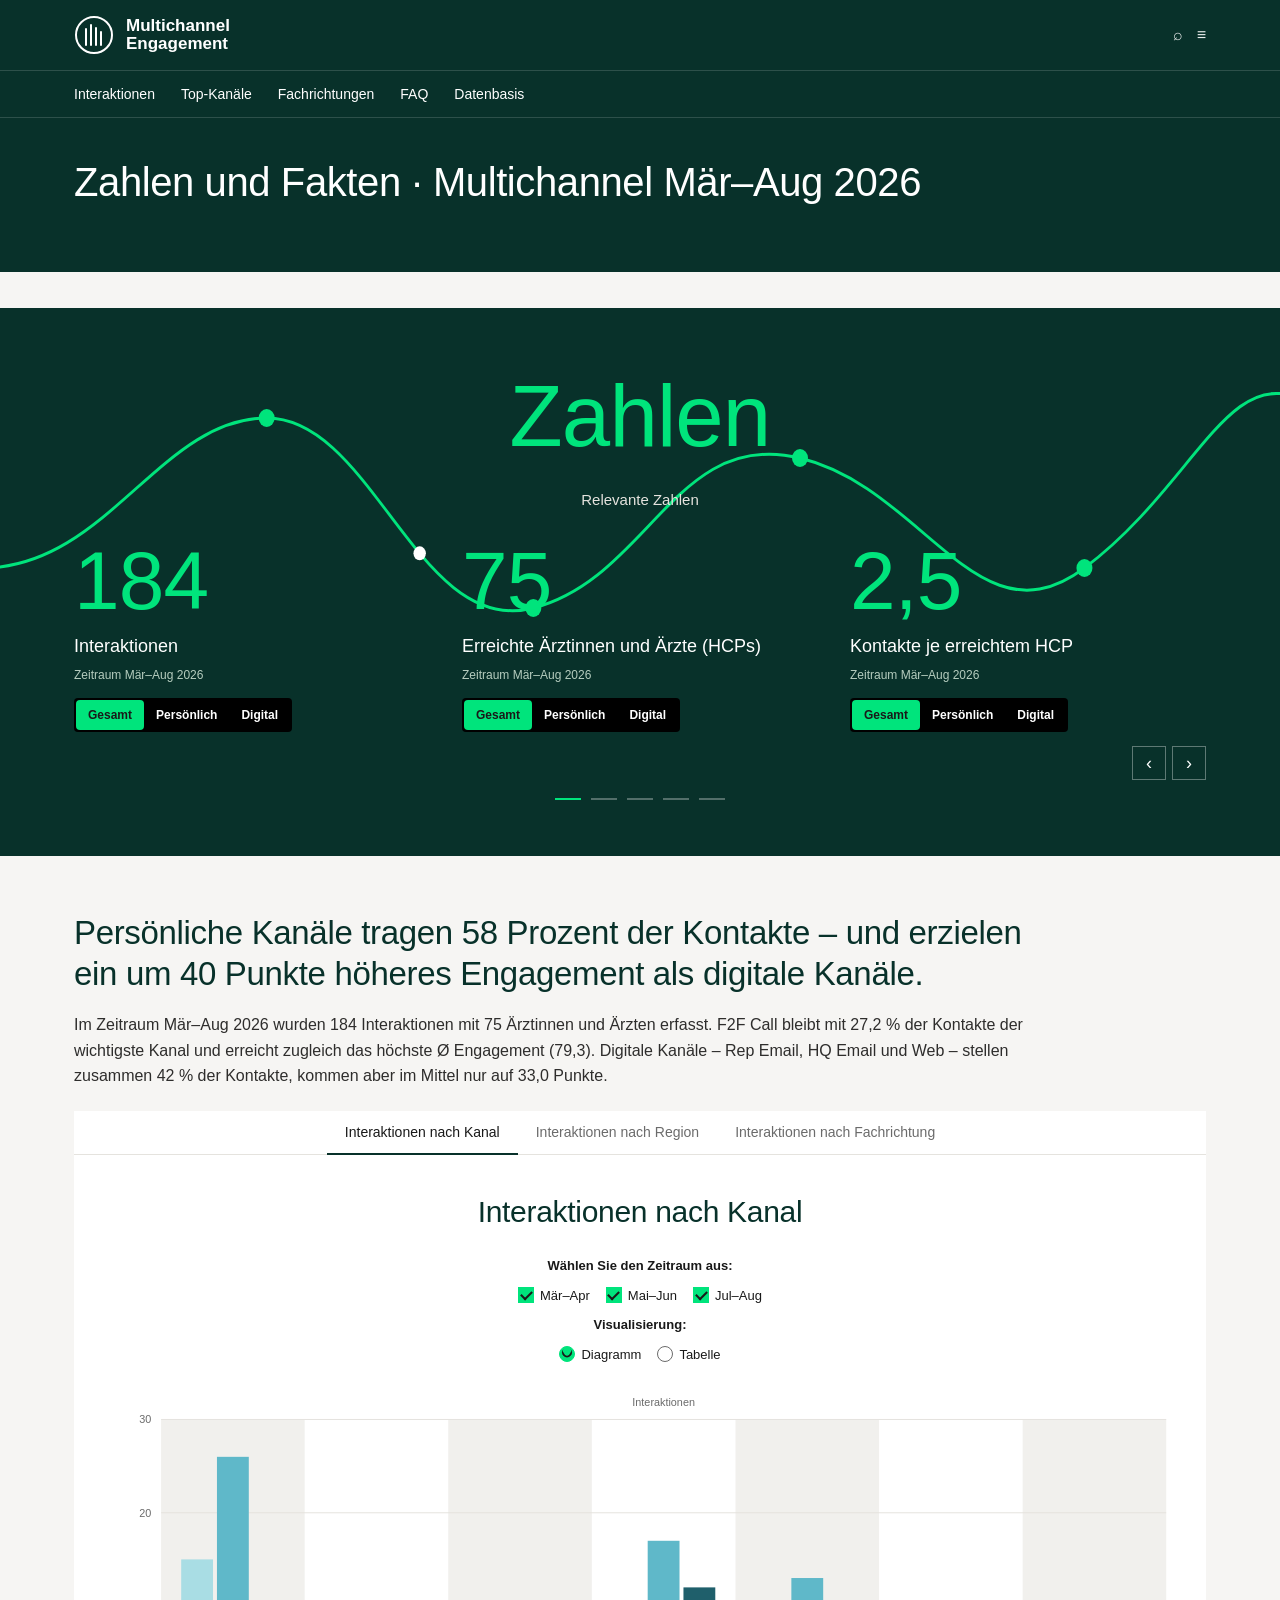
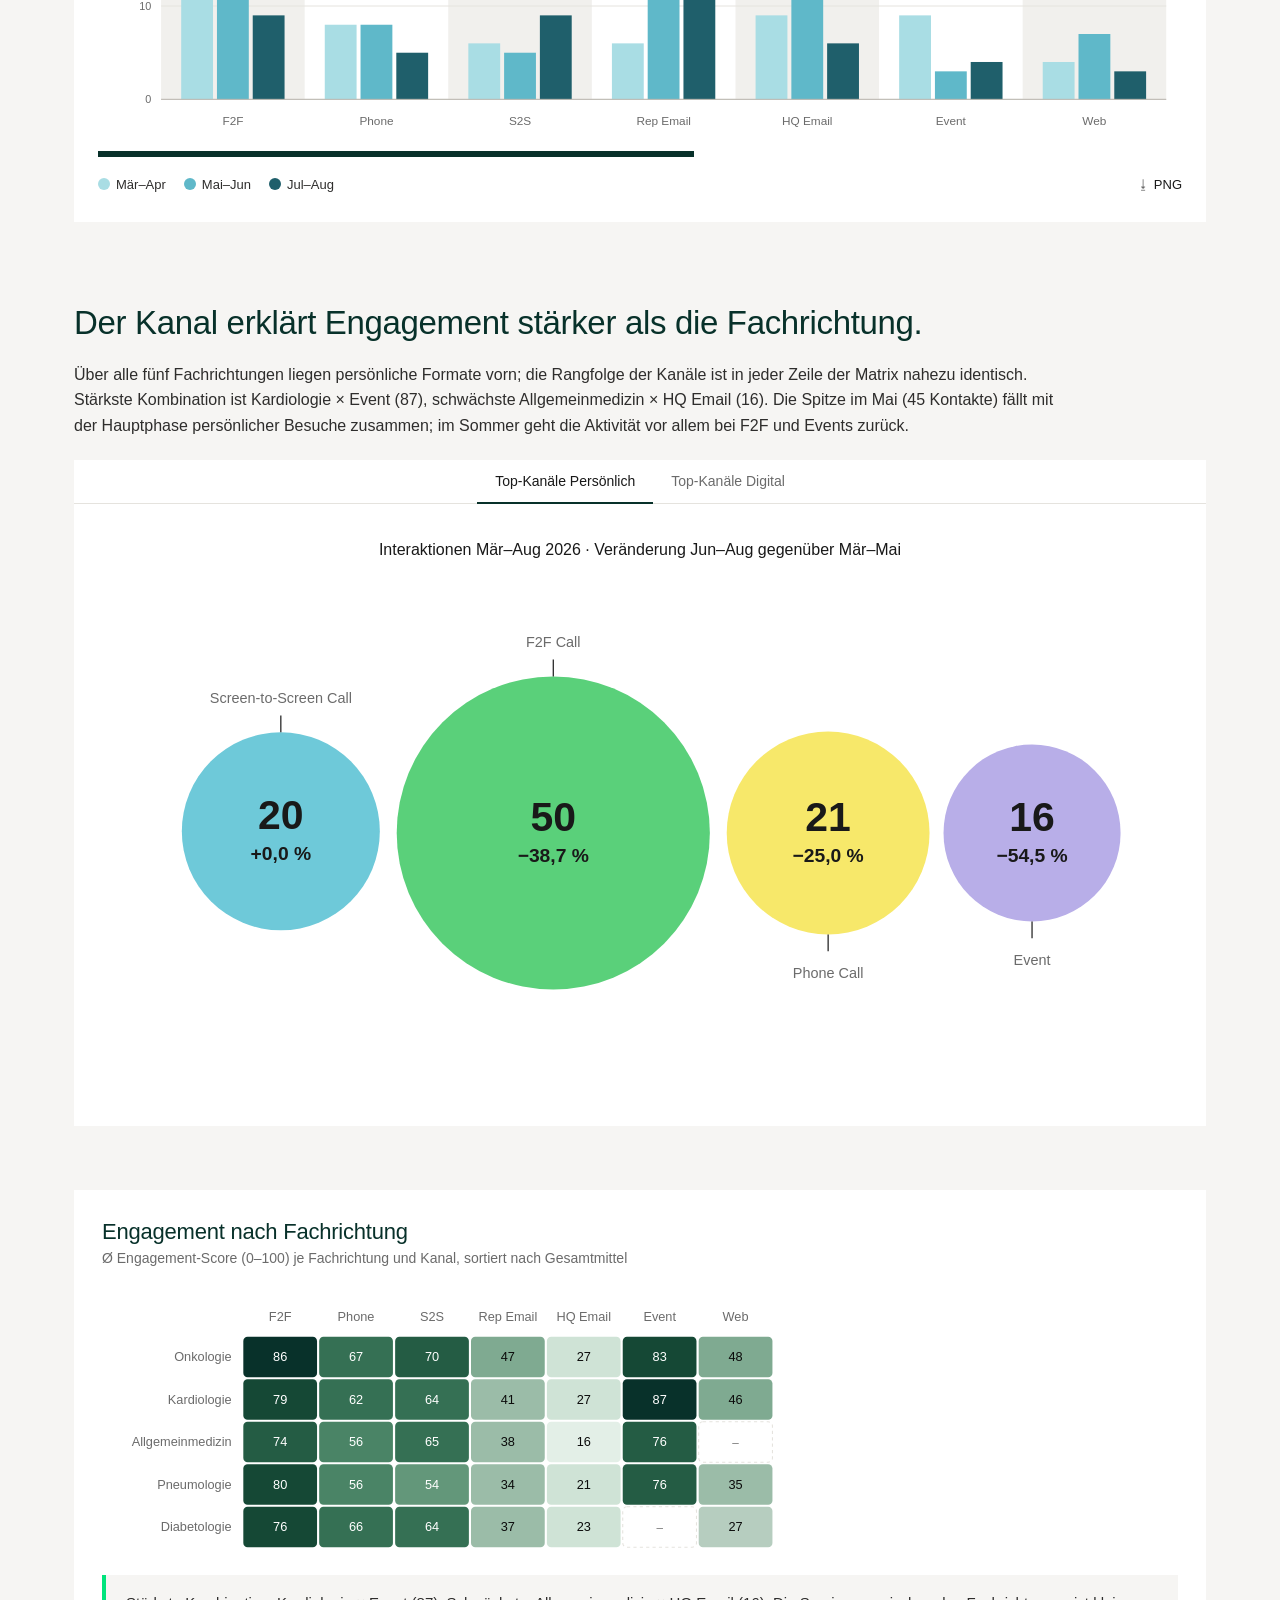
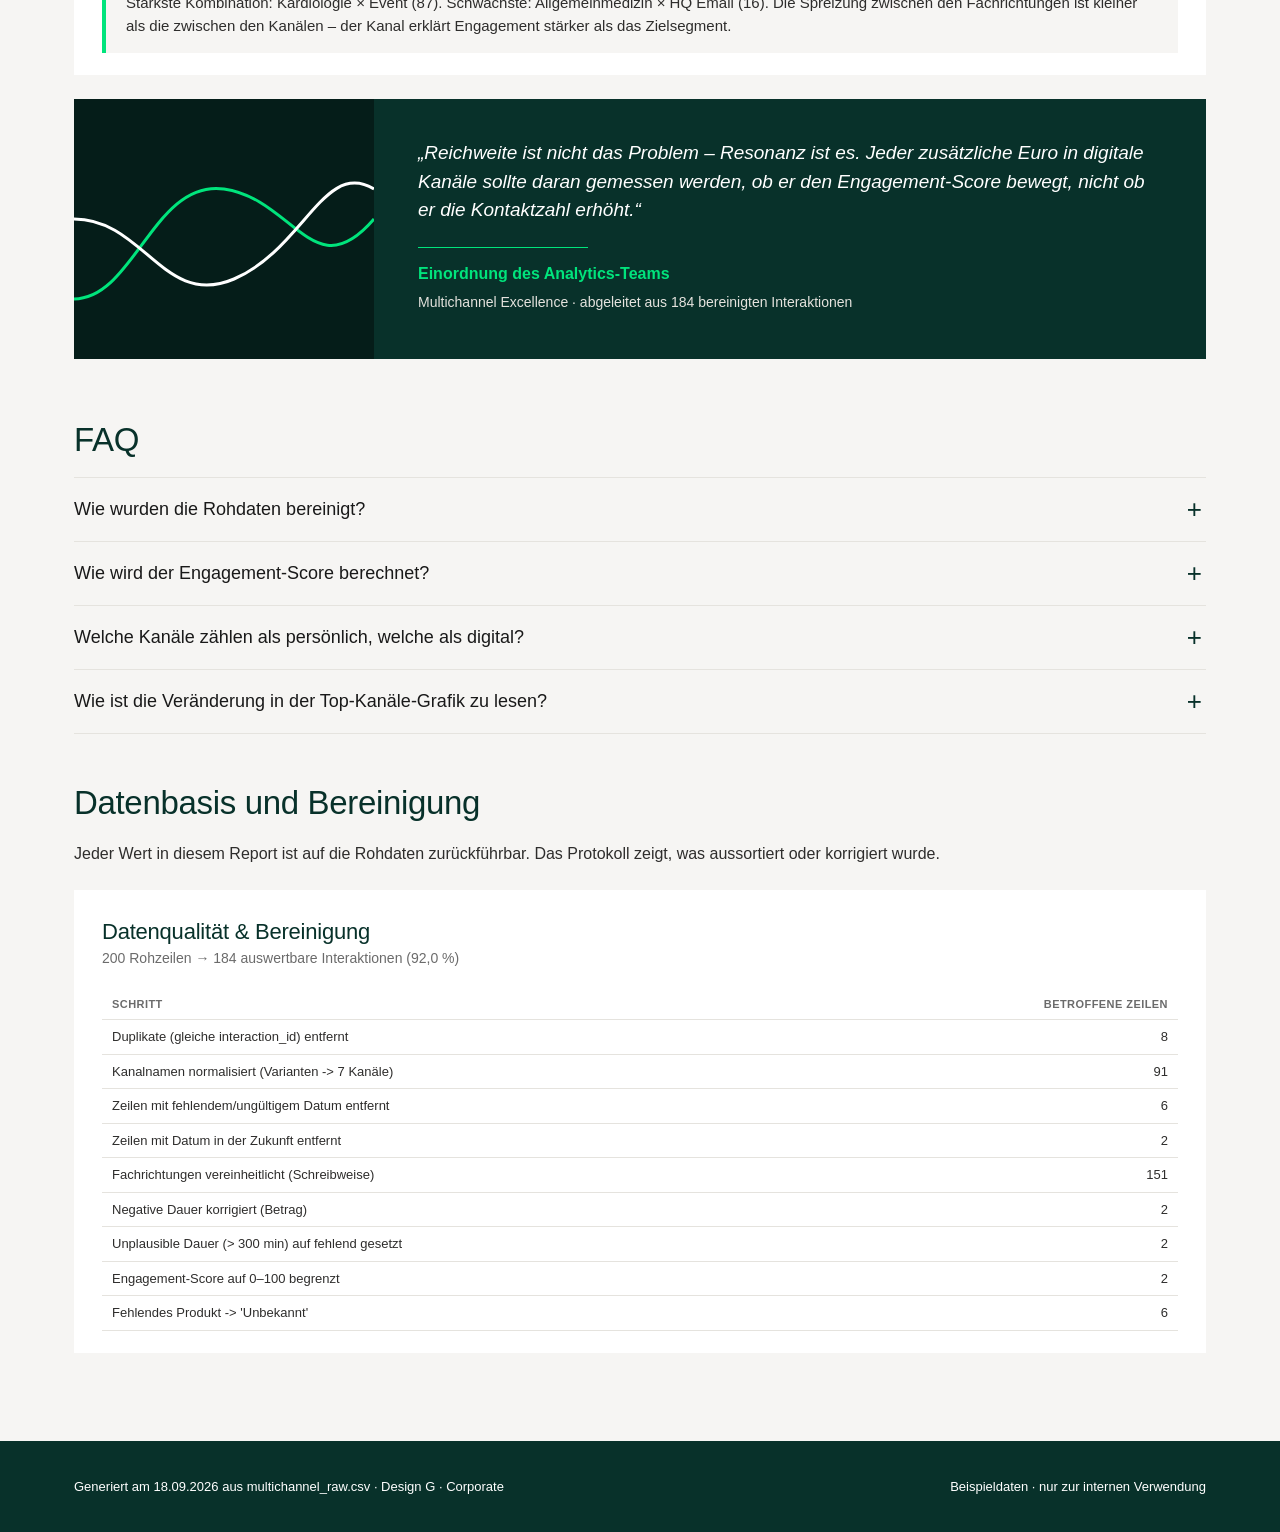
<file: src/agenticcoding/html_design/index.html>
<!DOCTYPE html><html lang="de"><head><meta charset="utf-8"><meta name="viewport" content="width=device-width,initial-scale=1">
<title>Multichannel-Engagement Report – Boehringer Corporate</title><link rel="stylesheet" href="styles.css"></head><body>
<div class="top"><div class="wrap bar"><div class="logo"><svg viewBox="0 0 40 40" fill="none" stroke="#fff" stroke-width="2"><circle cx="20" cy="20" r="18"/><path d="M12 30V14M17 30V10M22 30V13M27 30V17" stroke-linecap="round"/></svg><span>Multichannel<br>Engagement</span></div><div class="icons">⌕ &nbsp; ≡</div></div>
<div class="subnav"><div class="wrap"><a href="#a1">Interaktionen</a><a href="#a2">Top-Kanäle</a><a href="#a3">Fachrichtungen</a><a href="#faq">FAQ</a><a href="#quality">Datenbasis</a></div></div>
<div class="wrap"><h1>Zahlen und Fakten · Multichannel Mär–Aug 2026</h1></div></div>
<div class="gap"></div>

<section class="panel"><div class="wrap"><svg class="waves" viewBox="0 0 1440 420" preserveAspectRatio="none" aria-hidden="true">
<path id="wg" d="M-20,260 C120,260 180,110 300,110 S470,330 600,300 S760,120 900,150 S1100,340 1220,260 S1380,60 1460,90" fill="none" stroke="#00e47c" stroke-width="3"/>
<circle class="pk" cx="300" cy="110" r="9"/><circle class="pk" cx="600" cy="300" r="9"/><circle class="pk" cx="900" cy="150" r="9"/><circle class="pk" cx="1220" cy="260" r="9"/>
<circle class="dot" r="7" fill="#fff"><animateMotion dur="16s" repeatCount="indefinite" keyPoints="0;1;0" keyTimes="0;0.5;1" calcMode="linear"><mpath href="#wg"/></animateMotion></circle></svg><h2 class="big">Zahlen</h2><p class="sub-k">Relevante Zahlen</p>
<div class="carousel"><div class="track"><div><p class="num sw" data-gesamt="184" data-persoenlich="107" data-digital="77" data-val="184" data-dec="0" data-suffix="">184</p><p class="lbl">Interaktionen</p><p class="num-note">Zeitraum Mär–Aug 2026</p><div class="seg" role="tablist"><button class="on" data-seg="gesamt">Gesamt</button><button data-seg="persoenlich">Persönlich</button><button data-seg="digital">Digital</button></div></div><div><p class="num sw" data-gesamt="75" data-persoenlich="65" data-digital="49" data-val="75" data-dec="0" data-suffix="">75</p><p class="lbl">Erreichte Ärztinnen und Ärzte (HCPs)</p><p class="num-note">Zeitraum Mär–Aug 2026</p><div class="seg" role="tablist"><button class="on" data-seg="gesamt">Gesamt</button><button data-seg="persoenlich">Persönlich</button><button data-seg="digital">Digital</button></div></div><div><p class="num sw" data-gesamt="2.5" data-persoenlich="1.6" data-digital="1.6" data-val="2.5" data-dec="1" data-suffix="">2,5</p><p class="lbl">Kontakte je erreichtem HCP</p><p class="num-note">Zeitraum Mär–Aug 2026</p><div class="seg" role="tablist"><button class="on" data-seg="gesamt">Gesamt</button><button data-seg="persoenlich">Persönlich</button><button data-seg="digital">Digital</button></div></div><div><p class="num sw" data-gesamt="56.3" data-persoenlich="73.1" data-digital="33.0" data-val="56.3" data-dec="1" data-suffix="">56,3</p><p class="lbl">Ø Engagement-Score (0–100)</p><p class="num-note">Zeitraum Mär–Aug 2026</p><div class="seg" role="tablist"><button class="on" data-seg="gesamt">Gesamt</button><button data-seg="persoenlich">Persönlich</button><button data-seg="digital">Digital</button></div></div><div><p class="num" data-val="47.6" data-dec="1" data-suffix=" %">47,6 %</p><p class="lbl">E-Mail-Öffnungsrate, Rep- und HQ-Mailings</p><p class="num-note">Zeitraum Mär–Aug 2026</p></div><div><p class="num" data-val="63.3" data-dec="1" data-suffix=" %">63,3 %</p><p class="lbl">Klickrate auf geöffnete E-Mails</p><p class="num-note">Zeitraum Mär–Aug 2026</p></div><div><p class="num" data-val="28.3" data-dec="1" data-suffix=" min">28,3 min</p><p class="lbl">Ø Dauer persönlicher Kontakte (Calls, Events)</p><p class="num-note">Zeitraum Mär–Aug 2026</p></div></div>
<div class="car-nav"><button class="prev" aria-label="zurück">‹</button><button class="next" aria-label="weiter">›</button></div><div class="dots-ind"></div></div></div></section>

<section class="statement"><div class="wrap">
<h2>Persönliche Kanäle tragen 58 Prozent der Kontakte – und erzielen ein um 40 Punkte höheres Engagement als digitale Kanäle.</h2>
<p>Im Zeitraum Mär–Aug 2026 wurden 184 Interaktionen mit 75 Ärztinnen und Ärzten erfasst. F2F Call bleibt mit 27,2 % der Kontakte der wichtigste Kanal und erreicht zugleich das höchste Ø Engagement (79,3). Digitale Kanäle – Rep Email, HQ Email und Web – stellen zusammen 42 % der Kontakte, kommen aber im Mittel nur auf 33,0 Punkte.</p>
</div></section>
<div class="wrap">
<section class="module" id="a1"><div class="tabs"><button class="on" data-pane="kanal">Interaktionen nach Kanal</button><button class="" data-pane="region">Interaktionen nach Region</button><button class="" data-pane="fach">Interaktionen nach Fachrichtung</button></div><div class="pane" data-pane="kanal" ><h3>Interaktionen nach Kanal</h3><div class="ctrls"><div class="row"><b>Wählen Sie den Zeitraum aus:</b></div><div class="row"><label class="chk"><input type="checkbox" value="0" checked>Mär–Apr</label><label class="chk"><input type="checkbox" value="1" checked>Mai–Jun</label><label class="chk"><input type="checkbox" value="2" checked>Jul–Aug</label></div><div class="row"><b>Visualisierung:</b></div><div class="row"><label class="chk rad"><input type="radio" name="view-kanal" value="chart" checked>Diagramm</label><label class="chk rad"><input type="radio" name="view-kanal" value="table">Tabelle</label></div></div><div class="view" data-view="chart"><svg class="chart grouped" viewBox="0 0 1100 360" role="img" aria-label="Interaktionen">
<rect x="64.0" y="36" width="145.7" height="284" fill="var(--band)"/>
<rect x="355.4" y="36" width="145.7" height="284" fill="var(--band)"/>
<rect x="646.9" y="36" width="145.7" height="284" fill="var(--band)"/>
<rect x="938.3" y="36" width="145.7" height="284" fill="var(--band)"/>
<line class="grid" x1="64" y1="320.0" x2="1084" y2="320.0"/>
<text class="tick" x="54" y="324.0" text-anchor="end">0</text>
<line class="grid" x1="64" y1="225.3" x2="1084" y2="225.3"/>
<text class="tick" x="54" y="229.3" text-anchor="end">10</text>
<line class="grid" x1="64" y1="130.7" x2="1084" y2="130.7"/>
<text class="tick" x="54" y="134.7" text-anchor="end">20</text>
<line class="grid" x1="64" y1="36.0" x2="1084" y2="36.0"/>
<text class="tick" x="54" y="40.0" text-anchor="end">30</text>
<text class="tick" x="574.0" y="22" text-anchor="middle">Interaktionen</text>
<g class="grp" data-x0="64.0" data-w="145.7" data-base="320">
<rect class="mark gbar" data-s="0" data-tip="F2F · Mär–Apr: 15" x="0" y="178.0" width="10" height="142.0" fill="#a9dde4"/>
<rect class="mark gbar" data-s="1" data-tip="F2F · Mai–Jun: 26" x="0" y="73.9" width="10" height="246.1" fill="#5fb8c9"/>
<rect class="mark gbar" data-s="2" data-tip="F2F · Jul–Aug: 9" x="0" y="234.8" width="10" height="85.2" fill="#1f5f6b"/>
</g>
<text class="label" x="136.9" y="346" text-anchor="middle">F2F</text>
<g class="grp" data-x0="209.7" data-w="145.7" data-base="320">
<rect class="mark gbar" data-s="0" data-tip="Phone · Mär–Apr: 8" x="0" y="244.3" width="10" height="75.7" fill="#a9dde4"/>
<rect class="mark gbar" data-s="1" data-tip="Phone · Mai–Jun: 8" x="0" y="244.3" width="10" height="75.7" fill="#5fb8c9"/>
<rect class="mark gbar" data-s="2" data-tip="Phone · Jul–Aug: 5" x="0" y="272.7" width="10" height="47.3" fill="#1f5f6b"/>
</g>
<text class="label" x="282.6" y="346" text-anchor="middle">Phone</text>
<g class="grp" data-x0="355.4" data-w="145.7" data-base="320">
<rect class="mark gbar" data-s="0" data-tip="S2S · Mär–Apr: 6" x="0" y="263.2" width="10" height="56.8" fill="#a9dde4"/>
<rect class="mark gbar" data-s="1" data-tip="S2S · Mai–Jun: 5" x="0" y="272.7" width="10" height="47.3" fill="#5fb8c9"/>
<rect class="mark gbar" data-s="2" data-tip="S2S · Jul–Aug: 9" x="0" y="234.8" width="10" height="85.2" fill="#1f5f6b"/>
</g>
<text class="label" x="428.3" y="346" text-anchor="middle">S2S</text>
<g class="grp" data-x0="501.1" data-w="145.7" data-base="320">
<rect class="mark gbar" data-s="0" data-tip="Rep Email · Mär–Apr: 6" x="0" y="263.2" width="10" height="56.8" fill="#a9dde4"/>
<rect class="mark gbar" data-s="1" data-tip="Rep Email · Mai–Jun: 17" x="0" y="159.1" width="10" height="160.9" fill="#5fb8c9"/>
<rect class="mark gbar" data-s="2" data-tip="Rep Email · Jul–Aug: 12" x="0" y="206.4" width="10" height="113.6" fill="#1f5f6b"/>
</g>
<text class="label" x="574.0" y="346" text-anchor="middle">Rep Email</text>
<g class="grp" data-x0="646.9" data-w="145.7" data-base="320">
<rect class="mark gbar" data-s="0" data-tip="HQ Email · Mär–Apr: 9" x="0" y="234.8" width="10" height="85.2" fill="#a9dde4"/>
<rect class="mark gbar" data-s="1" data-tip="HQ Email · Mai–Jun: 13" x="0" y="196.9" width="10" height="123.1" fill="#5fb8c9"/>
<rect class="mark gbar" data-s="2" data-tip="HQ Email · Jul–Aug: 6" x="0" y="263.2" width="10" height="56.8" fill="#1f5f6b"/>
</g>
<text class="label" x="719.7" y="346" text-anchor="middle">HQ Email</text>
<g class="grp" data-x0="792.6" data-w="145.7" data-base="320">
<rect class="mark gbar" data-s="0" data-tip="Event · Mär–Apr: 9" x="0" y="234.8" width="10" height="85.2" fill="#a9dde4"/>
<rect class="mark gbar" data-s="1" data-tip="Event · Mai–Jun: 3" x="0" y="291.6" width="10" height="28.4" fill="#5fb8c9"/>
<rect class="mark gbar" data-s="2" data-tip="Event · Jul–Aug: 4" x="0" y="282.1" width="10" height="37.9" fill="#1f5f6b"/>
</g>
<text class="label" x="865.4" y="346" text-anchor="middle">Event</text>
<g class="grp" data-x0="938.3" data-w="145.7" data-base="320">
<rect class="mark gbar" data-s="0" data-tip="Web · Mär–Apr: 4" x="0" y="282.1" width="10" height="37.9" fill="#a9dde4"/>
<rect class="mark gbar" data-s="1" data-tip="Web · Mai–Jun: 7" x="0" y="253.7" width="10" height="66.3" fill="#5fb8c9"/>
<rect class="mark gbar" data-s="2" data-tip="Web · Jul–Aug: 3" x="0" y="291.6" width="10" height="28.4" fill="#1f5f6b"/>
</g>
<text class="label" x="1011.1" y="346" text-anchor="middle">Web</text>
<line class="axis" x1="64" y1="320" x2="1084" y2="320"/>
</svg><div class="rule"></div></div><div class="view" data-view="table" hidden><table><thead><tr><th></th><th>Mär–Apr</th><th>Mai–Jun</th><th>Jul–Aug</th></tr></thead><tbody><tr><td>F2F</td><td>15</td><td>26</td><td>9</td></tr><tr><td>Phone</td><td>8</td><td>8</td><td>5</td></tr><tr><td>S2S</td><td>6</td><td>5</td><td>9</td></tr><tr><td>Rep Email</td><td>6</td><td>17</td><td>12</td></tr><tr><td>HQ Email</td><td>9</td><td>13</td><td>6</td></tr><tr><td>Event</td><td>9</td><td>3</td><td>4</td></tr><tr><td>Web</td><td>4</td><td>7</td><td>3</td></tr></tbody></table></div></div><div class="pane" data-pane="region" hidden><h3>Interaktionen nach Region</h3><div class="ctrls"><div class="row"><b>Wählen Sie den Zeitraum aus:</b></div><div class="row"><label class="chk"><input type="checkbox" value="0" checked>Mär–Apr</label><label class="chk"><input type="checkbox" value="1" checked>Mai–Jun</label><label class="chk"><input type="checkbox" value="2" checked>Jul–Aug</label></div><div class="row"><b>Visualisierung:</b></div><div class="row"><label class="chk rad"><input type="radio" name="view-region" value="chart" checked>Diagramm</label><label class="chk rad"><input type="radio" name="view-region" value="table">Tabelle</label></div></div><div class="view" data-view="chart"><svg class="chart grouped" viewBox="0 0 1100 360" role="img" aria-label="Interaktionen">
<rect x="64.0" y="36" width="255.0" height="284" fill="var(--band)"/>
<rect x="574.0" y="36" width="255.0" height="284" fill="var(--band)"/>
<line class="grid" x1="64" y1="320.0" x2="1084" y2="320.0"/>
<text class="tick" x="54" y="324.0" text-anchor="end">0</text>
<line class="grid" x1="64" y1="225.3" x2="1084" y2="225.3"/>
<text class="tick" x="54" y="229.3" text-anchor="end">10</text>
<line class="grid" x1="64" y1="130.7" x2="1084" y2="130.7"/>
<text class="tick" x="54" y="134.7" text-anchor="end">20</text>
<line class="grid" x1="64" y1="36.0" x2="1084" y2="36.0"/>
<text class="tick" x="54" y="40.0" text-anchor="end">30</text>
<text class="tick" x="574.0" y="22" text-anchor="middle">Interaktionen</text>
<g class="grp" data-x0="64.0" data-w="255.0" data-base="320">
<rect class="mark gbar" data-s="0" data-tip="Nord · Mär–Apr: 11" x="0" y="215.9" width="10" height="104.1" fill="#a9dde4"/>
<rect class="mark gbar" data-s="1" data-tip="Nord · Mai–Jun: 17" x="0" y="159.1" width="10" height="160.9" fill="#5fb8c9"/>
<rect class="mark gbar" data-s="2" data-tip="Nord · Jul–Aug: 14" x="0" y="187.5" width="10" height="132.5" fill="#1f5f6b"/>
</g>
<text class="label" x="191.5" y="346" text-anchor="middle">Nord</text>
<g class="grp" data-x0="319.0" data-w="255.0" data-base="320">
<rect class="mark gbar" data-s="0" data-tip="Ost · Mär–Apr: 23" x="0" y="102.3" width="10" height="217.7" fill="#a9dde4"/>
<rect class="mark gbar" data-s="1" data-tip="Ost · Mai–Jun: 17" x="0" y="159.1" width="10" height="160.9" fill="#5fb8c9"/>
<rect class="mark gbar" data-s="2" data-tip="Ost · Jul–Aug: 13" x="0" y="196.9" width="10" height="123.1" fill="#1f5f6b"/>
</g>
<text class="label" x="446.5" y="346" text-anchor="middle">Ost</text>
<g class="grp" data-x0="574.0" data-w="255.0" data-base="320">
<rect class="mark gbar" data-s="0" data-tip="Süd · Mär–Apr: 10" x="0" y="225.3" width="10" height="94.7" fill="#a9dde4"/>
<rect class="mark gbar" data-s="1" data-tip="Süd · Mai–Jun: 19" x="0" y="140.1" width="10" height="179.9" fill="#5fb8c9"/>
<rect class="mark gbar" data-s="2" data-tip="Süd · Jul–Aug: 8" x="0" y="244.3" width="10" height="75.7" fill="#1f5f6b"/>
</g>
<text class="label" x="701.5" y="346" text-anchor="middle">Süd</text>
<g class="grp" data-x0="829.0" data-w="255.0" data-base="320">
<rect class="mark gbar" data-s="0" data-tip="West · Mär–Apr: 13" x="0" y="196.9" width="10" height="123.1" fill="#a9dde4"/>
<rect class="mark gbar" data-s="1" data-tip="West · Mai–Jun: 26" x="0" y="73.9" width="10" height="246.1" fill="#5fb8c9"/>
<rect class="mark gbar" data-s="2" data-tip="West · Jul–Aug: 13" x="0" y="196.9" width="10" height="123.1" fill="#1f5f6b"/>
</g>
<text class="label" x="956.5" y="346" text-anchor="middle">West</text>
<line class="axis" x1="64" y1="320" x2="1084" y2="320"/>
</svg><div class="rule"></div></div><div class="view" data-view="table" hidden><table><thead><tr><th></th><th>Mär–Apr</th><th>Mai–Jun</th><th>Jul–Aug</th></tr></thead><tbody><tr><td>Nord</td><td>11</td><td>17</td><td>14</td></tr><tr><td>Ost</td><td>23</td><td>17</td><td>13</td></tr><tr><td>Süd</td><td>10</td><td>19</td><td>8</td></tr><tr><td>West</td><td>13</td><td>26</td><td>13</td></tr></tbody></table></div></div><div class="pane" data-pane="fach" hidden><h3>Interaktionen nach Fachrichtung</h3><div class="ctrls"><div class="row"><b>Wählen Sie den Zeitraum aus:</b></div><div class="row"><label class="chk"><input type="checkbox" value="0" checked>Mär–Apr</label><label class="chk"><input type="checkbox" value="1" checked>Mai–Jun</label><label class="chk"><input type="checkbox" value="2" checked>Jul–Aug</label></div><div class="row"><b>Visualisierung:</b></div><div class="row"><label class="chk rad"><input type="radio" name="view-fach" value="chart" checked>Diagramm</label><label class="chk rad"><input type="radio" name="view-fach" value="table">Tabelle</label></div></div><div class="view" data-view="chart"><svg class="chart grouped" viewBox="0 0 1100 360" role="img" aria-label="Interaktionen">
<rect x="64.0" y="36" width="204.0" height="284" fill="var(--band)"/>
<rect x="472.0" y="36" width="204.0" height="284" fill="var(--band)"/>
<rect x="880.0" y="36" width="204.0" height="284" fill="var(--band)"/>
<line class="grid" x1="64" y1="320.0" x2="1084" y2="320.0"/>
<text class="tick" x="54" y="324.0" text-anchor="end">0</text>
<line class="grid" x1="64" y1="249.0" x2="1084" y2="249.0"/>
<text class="tick" x="54" y="253.0" text-anchor="end">5</text>
<line class="grid" x1="64" y1="178.0" x2="1084" y2="178.0"/>
<text class="tick" x="54" y="182.0" text-anchor="end">10</text>
<line class="grid" x1="64" y1="107.0" x2="1084" y2="107.0"/>
<text class="tick" x="54" y="111.0" text-anchor="end">15</text>
<line class="grid" x1="64" y1="36.0" x2="1084" y2="36.0"/>
<text class="tick" x="54" y="40.0" text-anchor="end">20</text>
<text class="tick" x="574.0" y="22" text-anchor="middle">Interaktionen</text>
<g class="grp" data-x0="64.0" data-w="204.0" data-base="320">
<rect class="mark gbar" data-s="0" data-tip="Pneumologie · Mär–Apr: 8" x="0" y="206.4" width="10" height="113.6" fill="#a9dde4"/>
<rect class="mark gbar" data-s="1" data-tip="Pneumologie · Mai–Jun: 20" x="0" y="36.0" width="10" height="284.0" fill="#5fb8c9"/>
<rect class="mark gbar" data-s="2" data-tip="Pneumologie · Jul–Aug: 14" x="0" y="121.2" width="10" height="198.8" fill="#1f5f6b"/>
</g>
<text class="label" x="166.0" y="346" text-anchor="middle">Pneumologie</text>
<g class="grp" data-x0="268.0" data-w="204.0" data-base="320">
<rect class="mark gbar" data-s="0" data-tip="Onkologie · Mär–Apr: 18" x="0" y="64.4" width="10" height="255.6" fill="#a9dde4"/>
<rect class="mark gbar" data-s="1" data-tip="Onkologie · Mai–Jun: 14" x="0" y="121.2" width="10" height="198.8" fill="#5fb8c9"/>
<rect class="mark gbar" data-s="2" data-tip="Onkologie · Jul–Aug: 13" x="0" y="135.4" width="10" height="184.6" fill="#1f5f6b"/>
</g>
<text class="label" x="370.0" y="346" text-anchor="middle">Onkologie</text>
<g class="grp" data-x0="472.0" data-w="204.0" data-base="320">
<rect class="mark gbar" data-s="0" data-tip="Allgemeinmedizin · Mär–Apr: 10" x="0" y="178.0" width="10" height="142.0" fill="#a9dde4"/>
<rect class="mark gbar" data-s="1" data-tip="Allgemeinmedizin · Mai–Jun: 13" x="0" y="135.4" width="10" height="184.6" fill="#5fb8c9"/>
<rect class="mark gbar" data-s="2" data-tip="Allgemeinmedizin · Jul–Aug: 8" x="0" y="206.4" width="10" height="113.6" fill="#1f5f6b"/>
</g>
<text class="label" x="574.0" y="346" text-anchor="middle">Allgemeinmedizin</text>
<g class="grp" data-x0="676.0" data-w="204.0" data-base="320">
<rect class="mark gbar" data-s="0" data-tip="Kardiologie · Mär–Apr: 10" x="0" y="178.0" width="10" height="142.0" fill="#a9dde4"/>
<rect class="mark gbar" data-s="1" data-tip="Kardiologie · Mai–Jun: 15" x="0" y="107.0" width="10" height="213.0" fill="#5fb8c9"/>
<rect class="mark gbar" data-s="2" data-tip="Kardiologie · Jul–Aug: 8" x="0" y="206.4" width="10" height="113.6" fill="#1f5f6b"/>
</g>
<text class="label" x="778.0" y="346" text-anchor="middle">Kardiologie</text>
<g class="grp" data-x0="880.0" data-w="204.0" data-base="320">
<rect class="mark gbar" data-s="0" data-tip="Diabetologie · Mär–Apr: 11" x="0" y="163.8" width="10" height="156.2" fill="#a9dde4"/>
<rect class="mark gbar" data-s="1" data-tip="Diabetologie · Mai–Jun: 17" x="0" y="78.6" width="10" height="241.4" fill="#5fb8c9"/>
<rect class="mark gbar" data-s="2" data-tip="Diabetologie · Jul–Aug: 5" x="0" y="249.0" width="10" height="71.0" fill="#1f5f6b"/>
</g>
<text class="label" x="982.0" y="346" text-anchor="middle">Diabetologie</text>
<line class="axis" x1="64" y1="320" x2="1084" y2="320"/>
</svg><div class="rule"></div></div><div class="view" data-view="table" hidden><table><thead><tr><th></th><th>Mär–Apr</th><th>Mai–Jun</th><th>Jul–Aug</th></tr></thead><tbody><tr><td>Pneumologie</td><td>8</td><td>20</td><td>14</td></tr><tr><td>Onkologie</td><td>18</td><td>14</td><td>13</td></tr><tr><td>Allgemeinmedizin</td><td>10</td><td>13</td><td>8</td></tr><tr><td>Kardiologie</td><td>10</td><td>15</td><td>8</td></tr><tr><td>Diabetologie</td><td>11</td><td>17</td><td>5</td></tr></tbody></table></div></div>
<div class="foot"><div class="lg"><span><i style="background:#a9dde4"></i>Mär–Apr</span><span><i style="background:#5fb8c9"></i>Mai–Jun</span><span><i style="background:#1f5f6b"></i>Jul–Aug</span></div><a class="dl" data-name="interaktionen">PNG</a></div></section></div>

<section class="statement"><div class="wrap">
<h2>Der Kanal erklärt Engagement stärker als die Fachrichtung.</h2>
<p>Über alle fünf Fachrichtungen liegen persönliche Formate vorn; die Rangfolge der Kanäle ist in jeder Zeile der Matrix nahezu identisch. Stärkste Kombination ist Kardiologie × Event (87), schwächste Allgemeinmedizin × HQ Email (16). Die Spitze im Mai (45 Kontakte) fällt mit der Hauptphase persönlicher Besuche zusammen; im Sommer geht die Aktivität vor allem bei F2F und Events zurück.</p>
</div></section>
<div class="wrap">
<section class="module" id="a2"><div class="tabs"><button class="on" data-pane="persoenlich">Top-Kanäle Persönlich</button><button data-pane="digital">Top-Kanäle Digital</button></div>
<div class="pane" data-pane="persoenlich"><p class="sub" style="text-align:center;margin:0 0 6px">Interaktionen Mär–Aug 2026 · Veränderung Jun–Aug gegenüber Mär–Mai</p><svg class="chart bubbles" viewBox="0 0 900 440" role="img" aria-label="Top-Kanäle">
<g class="bub" style="--i:0" data-tip="F2F Call: 50 Interaktionen, −38,7 % Jun–Aug vs. Mär–Mai"><circle class="mark" cx="378.0" cy="220.0" r="130.0" fill="#5ad07a"/><text x="378.0" y="218.0" text-anchor="middle" font-weight="700" font-size="34" fill="#191919">50</text><text x="378.0" y="244.0" text-anchor="middle" font-weight="600" font-size="16" fill="#191919">−38,7 %</text><line x1="378.0" y1="90.0" x2="378.0" y2="76.0" stroke="#191919" stroke-width="1"/><text class="label" x="378.0" y="66.0" text-anchor="middle" fill="#191919">F2F Call</text></g>
<g class="bub" style="--i:1" data-tip="Phone Call: 21 Interaktionen, −25,0 % Jun–Aug vs. Mär–Mai"><circle class="mark" cx="606.2" cy="220.0" r="84.2" fill="#f7e86a"/><text x="606.2" y="218.0" text-anchor="middle" font-weight="700" font-size="34" fill="#191919">21</text><text x="606.2" y="244.0" text-anchor="middle" font-weight="600" font-size="16" fill="#191919">−25,0 %</text><line x1="606.2" y1="304.2" x2="606.2" y2="318.2" stroke="#191919" stroke-width="1"/><text class="label" x="606.2" y="340.2" text-anchor="middle" fill="#191919">Phone Call</text></g>
<g class="bub" style="--i:2" data-tip="Screen-to-Screen Call: 20 Interaktionen, +0,0 % Jun–Aug vs. Mär–Mai"><circle class="mark" cx="151.8" cy="218.6" r="82.2" fill="#6ec9d9"/><text x="151.8" y="216.6" text-anchor="middle" font-weight="700" font-size="34" fill="#191919">20</text><text x="151.8" y="242.6" text-anchor="middle" font-weight="600" font-size="16" fill="#191919">+0,0 %</text><line x1="151.8" y1="136.4" x2="151.8" y2="122.4" stroke="#191919" stroke-width="1"/><text class="label" x="151.8" y="112.4" text-anchor="middle" fill="#191919">Screen-to-Screen Call</text></g>
<g class="bub" style="--i:3" data-tip="Event: 16 Interaktionen, −54,5 % Jun–Aug vs. Mär–Mai"><circle class="mark" cx="775.5" cy="220.0" r="73.5" fill="#b8aee8"/><text x="775.5" y="218.0" text-anchor="middle" font-weight="700" font-size="34" fill="#191919">16</text><text x="775.5" y="244.0" text-anchor="middle" font-weight="600" font-size="16" fill="#191919">−54,5 %</text><line x1="775.5" y1="293.5" x2="775.5" y2="307.5" stroke="#191919" stroke-width="1"/><text class="label" x="775.5" y="329.5" text-anchor="middle" fill="#191919">Event</text></g>
</svg></div>
<div class="pane" data-pane="digital" hidden><p class="sub" style="text-align:center;margin:0 0 6px">Interaktionen Mär–Aug 2026 · Veränderung Jun–Aug gegenüber Mär–Mai</p><svg class="chart bubbles" viewBox="0 0 900 440" role="img" aria-label="Top-Kanäle">
<g class="bub" style="--i:0" data-tip="Rep Email: 35 Interaktionen, +5,9 % Jun–Aug vs. Mär–Mai"><circle class="mark" cx="378.0" cy="220.0" r="130.0" fill="#5ad07a"/><text x="378.0" y="218.0" text-anchor="middle" font-weight="700" font-size="34" fill="#191919">35</text><text x="378.0" y="244.0" text-anchor="middle" font-weight="600" font-size="16" fill="#191919">+5,9 %</text><line x1="378.0" y1="90.0" x2="378.0" y2="76.0" stroke="#191919" stroke-width="1"/><text class="label" x="378.0" y="66.0" text-anchor="middle" fill="#191919">Rep Email</text></g>
<g class="bub" style="--i:1" data-tip="HQ Email: 28 Interaktionen, −13,3 % Jun–Aug vs. Mär–Mai"><circle class="mark" cx="638.3" cy="220.0" r="116.3" fill="#f7e86a"/><text x="638.3" y="218.0" text-anchor="middle" font-weight="700" font-size="34" fill="#191919">28</text><text x="638.3" y="244.0" text-anchor="middle" font-weight="600" font-size="16" fill="#191919">−13,3 %</text><line x1="638.3" y1="336.3" x2="638.3" y2="350.3" stroke="#191919" stroke-width="1"/><text class="label" x="638.3" y="372.3" text-anchor="middle" fill="#191919">HQ Email</text></g>
<g class="bub" style="--i:2" data-tip="Web: 14 Interaktionen, +33,3 % Jun–Aug vs. Mär–Mai"><circle class="mark" cx="151.8" cy="218.6" r="82.2" fill="#6ec9d9"/><text x="151.8" y="216.6" text-anchor="middle" font-weight="700" font-size="34" fill="#191919">14</text><text x="151.8" y="242.6" text-anchor="middle" font-weight="600" font-size="16" fill="#191919">+33,3 %</text><line x1="151.8" y1="136.4" x2="151.8" y2="122.4" stroke="#191919" stroke-width="1"/><text class="label" x="151.8" y="112.4" text-anchor="middle" fill="#191919">Web</text></g>
</svg></div></section><section class="section">
<section class="card" id="a3">
 <h2>Engagement nach Fachrichtung</h2><p class="sub">Ø Engagement-Score (0–100) je Fachrichtung und Kanal, sortiert nach Gesamtmittel</p>
 <svg class="chart chart-heat" viewBox="0 0 640 252" role="img" aria-label="Ø Engagement je Fachrichtung und Kanal">
<text class="label" x="167.7" y="30" text-anchor="middle">F2F</text>
<text class="label" x="239.1" y="30" text-anchor="middle">Phone</text>
<text class="label" x="310.6" y="30" text-anchor="middle">S2S</text>
<text class="label" x="382.0" y="30" text-anchor="middle">Rep Email</text>
<text class="label" x="453.4" y="30" text-anchor="middle">HQ Email</text>
<text class="label" x="524.9" y="30" text-anchor="middle">Event</text>
<text class="label" x="596.3" y="30" text-anchor="middle">Web</text>
<text class="label" x="122" y="68.0" text-anchor="end">Onkologie</text>
<rect class="mark cell" data-tip="Onkologie · F2F Call: Ø Engagement 85,5" style="--i:0" x="133.0" y="45" width="69.4" height="38" rx="4" fill="#08312a"/>
<text x="167.7" y="68.0" text-anchor="middle" font-size="12" fill="#ffffff">86</text>
<rect class="mark cell" data-tip="Onkologie · Phone Call: Ø Engagement 67,2" style="--i:1" x="204.4" y="45" width="69.4" height="38" rx="4" fill="#357054"/>
<text x="239.1" y="68.0" text-anchor="middle" font-size="12" fill="#ffffff">67</text>
<rect class="mark cell" data-tip="Onkologie · Screen-to-Screen Call: Ø Engagement 70,1" style="--i:2" x="275.9" y="45" width="69.4" height="38" rx="4" fill="#245c44"/>
<text x="310.6" y="68.0" text-anchor="middle" font-size="12" fill="#ffffff">70</text>
<rect class="mark cell" data-tip="Onkologie · Rep Email: Ø Engagement 47,3" style="--i:3" x="347.3" y="45" width="69.4" height="38" rx="4" fill="#7faa91"/>
<text x="382.0" y="68.0" text-anchor="middle" font-size="12" fill="#0b0b0b">47</text>
<rect class="mark cell" data-tip="Onkologie · HQ Email: Ø Engagement 26,6" style="--i:4" x="418.7" y="45" width="69.4" height="38" rx="4" fill="#cfe3d6"/>
<text x="453.4" y="68.0" text-anchor="middle" font-size="12" fill="#0b0b0b">27</text>
<rect class="mark cell" data-tip="Onkologie · Event: Ø Engagement 82,7" style="--i:5" x="490.1" y="45" width="69.4" height="38" rx="4" fill="#154835"/>
<text x="524.9" y="68.0" text-anchor="middle" font-size="12" fill="#ffffff">83</text>
<rect class="mark cell" data-tip="Onkologie · Web: Ø Engagement 47,7" style="--i:6" x="561.6" y="45" width="69.4" height="38" rx="4" fill="#7faa91"/>
<text x="596.3" y="68.0" text-anchor="middle" font-size="12" fill="#0b0b0b">48</text>
<text class="label" x="122" y="108.0" text-anchor="end">Kardiologie</text>
<rect class="mark cell" data-tip="Kardiologie · F2F Call: Ø Engagement 78,9" style="--i:7" x="133.0" y="85" width="69.4" height="38" rx="4" fill="#154835"/>
<text x="167.7" y="108.0" text-anchor="middle" font-size="12" fill="#ffffff">79</text>
<rect class="mark cell" data-tip="Kardiologie · Phone Call: Ø Engagement 62,4" style="--i:8" x="204.4" y="85" width="69.4" height="38" rx="4" fill="#357054"/>
<text x="239.1" y="108.0" text-anchor="middle" font-size="12" fill="#ffffff">62</text>
<rect class="mark cell" data-tip="Kardiologie · Screen-to-Screen Call: Ø Engagement 63,6" style="--i:9" x="275.9" y="85" width="69.4" height="38" rx="4" fill="#357054"/>
<text x="310.6" y="108.0" text-anchor="middle" font-size="12" fill="#ffffff">64</text>
<rect class="mark cell" data-tip="Kardiologie · Rep Email: Ø Engagement 40,8" style="--i:10" x="347.3" y="85" width="69.4" height="38" rx="4" fill="#9bbca8"/>
<text x="382.0" y="108.0" text-anchor="middle" font-size="12" fill="#0b0b0b">41</text>
<rect class="mark cell" data-tip="Kardiologie · HQ Email: Ø Engagement 26,8" style="--i:11" x="418.7" y="85" width="69.4" height="38" rx="4" fill="#cfe3d6"/>
<text x="453.4" y="108.0" text-anchor="middle" font-size="12" fill="#0b0b0b">27</text>
<rect class="mark cell" data-tip="Kardiologie · Event: Ø Engagement 87,0" style="--i:12" x="490.1" y="85" width="69.4" height="38" rx="4" fill="#08312a"/>
<text x="524.9" y="108.0" text-anchor="middle" font-size="12" fill="#ffffff">87</text>
<rect class="mark cell" data-tip="Kardiologie · Web: Ø Engagement 46,1" style="--i:13" x="561.6" y="85" width="69.4" height="38" rx="4" fill="#7faa91"/>
<text x="596.3" y="108.0" text-anchor="middle" font-size="12" fill="#0b0b0b">46</text>
<text class="label" x="122" y="148.0" text-anchor="end">Allgemeinmedizin</text>
<rect class="mark cell" data-tip="Allgemeinmedizin · F2F Call: Ø Engagement 74,2" style="--i:14" x="133.0" y="125" width="69.4" height="38" rx="4" fill="#245c44"/>
<text x="167.7" y="148.0" text-anchor="middle" font-size="12" fill="#ffffff">74</text>
<rect class="mark cell" data-tip="Allgemeinmedizin · Phone Call: Ø Engagement 55,6" style="--i:15" x="204.4" y="125" width="69.4" height="38" rx="4" fill="#4a8466"/>
<text x="239.1" y="148.0" text-anchor="middle" font-size="12" fill="#ffffff">56</text>
<rect class="mark cell" data-tip="Allgemeinmedizin · Screen-to-Screen Call: Ø Engagement 64,8" style="--i:16" x="275.9" y="125" width="69.4" height="38" rx="4" fill="#357054"/>
<text x="310.6" y="148.0" text-anchor="middle" font-size="12" fill="#ffffff">65</text>
<rect class="mark cell" data-tip="Allgemeinmedizin · Rep Email: Ø Engagement 38,5" style="--i:17" x="347.3" y="125" width="69.4" height="38" rx="4" fill="#9bbca8"/>
<text x="382.0" y="148.0" text-anchor="middle" font-size="12" fill="#0b0b0b">38</text>
<rect class="mark cell" data-tip="Allgemeinmedizin · HQ Email: Ø Engagement 16,4" style="--i:18" x="418.7" y="125" width="69.4" height="38" rx="4" fill="#e3efe7"/>
<text x="453.4" y="148.0" text-anchor="middle" font-size="12" fill="#0b0b0b">16</text>
<rect class="mark cell" data-tip="Allgemeinmedizin · Event: Ø Engagement 76,4" style="--i:19" x="490.1" y="125" width="69.4" height="38" rx="4" fill="#245c44"/>
<text x="524.9" y="148.0" text-anchor="middle" font-size="12" fill="#ffffff">76</text>
<rect class="cell-empty" x="561.6" y="125" width="69.4" height="38" rx="4"/>
<text class="tick" x="596.3" y="148.0" text-anchor="middle">–</text>
<text class="label" x="122" y="188.0" text-anchor="end">Pneumologie</text>
<rect class="mark cell" data-tip="Pneumologie · F2F Call: Ø Engagement 79,8" style="--i:21" x="133.0" y="165" width="69.4" height="38" rx="4" fill="#154835"/>
<text x="167.7" y="188.0" text-anchor="middle" font-size="12" fill="#ffffff">80</text>
<rect class="mark cell" data-tip="Pneumologie · Phone Call: Ø Engagement 56,4" style="--i:22" x="204.4" y="165" width="69.4" height="38" rx="4" fill="#4a8466"/>
<text x="239.1" y="188.0" text-anchor="middle" font-size="12" fill="#ffffff">56</text>
<rect class="mark cell" data-tip="Pneumologie · Screen-to-Screen Call: Ø Engagement 54,4" style="--i:23" x="275.9" y="165" width="69.4" height="38" rx="4" fill="#63977a"/>
<text x="310.6" y="188.0" text-anchor="middle" font-size="12" fill="#ffffff">54</text>
<rect class="mark cell" data-tip="Pneumologie · Rep Email: Ø Engagement 34,2" style="--i:24" x="347.3" y="165" width="69.4" height="38" rx="4" fill="#9bbca8"/>
<text x="382.0" y="188.0" text-anchor="middle" font-size="12" fill="#0b0b0b">34</text>
<rect class="mark cell" data-tip="Pneumologie · HQ Email: Ø Engagement 21,2" style="--i:25" x="418.7" y="165" width="69.4" height="38" rx="4" fill="#cfe3d6"/>
<text x="453.4" y="188.0" text-anchor="middle" font-size="12" fill="#0b0b0b">21</text>
<rect class="mark cell" data-tip="Pneumologie · Event: Ø Engagement 75,5" style="--i:26" x="490.1" y="165" width="69.4" height="38" rx="4" fill="#245c44"/>
<text x="524.9" y="188.0" text-anchor="middle" font-size="12" fill="#ffffff">76</text>
<rect class="mark cell" data-tip="Pneumologie · Web: Ø Engagement 34,8" style="--i:27" x="561.6" y="165" width="69.4" height="38" rx="4" fill="#9bbca8"/>
<text x="596.3" y="188.0" text-anchor="middle" font-size="12" fill="#0b0b0b">35</text>
<text class="label" x="122" y="228.0" text-anchor="end">Diabetologie</text>
<rect class="mark cell" data-tip="Diabetologie · F2F Call: Ø Engagement 76,5" style="--i:28" x="133.0" y="205" width="69.4" height="38" rx="4" fill="#154835"/>
<text x="167.7" y="228.0" text-anchor="middle" font-size="12" fill="#ffffff">76</text>
<rect class="mark cell" data-tip="Diabetologie · Phone Call: Ø Engagement 66,0" style="--i:29" x="204.4" y="205" width="69.4" height="38" rx="4" fill="#357054"/>
<text x="239.1" y="228.0" text-anchor="middle" font-size="12" fill="#ffffff">66</text>
<rect class="mark cell" data-tip="Diabetologie · Screen-to-Screen Call: Ø Engagement 63,9" style="--i:30" x="275.9" y="205" width="69.4" height="38" rx="4" fill="#357054"/>
<text x="310.6" y="228.0" text-anchor="middle" font-size="12" fill="#ffffff">64</text>
<rect class="mark cell" data-tip="Diabetologie · Rep Email: Ø Engagement 36,6" style="--i:31" x="347.3" y="205" width="69.4" height="38" rx="4" fill="#9bbca8"/>
<text x="382.0" y="228.0" text-anchor="middle" font-size="12" fill="#0b0b0b">37</text>
<rect class="mark cell" data-tip="Diabetologie · HQ Email: Ø Engagement 22,8" style="--i:32" x="418.7" y="205" width="69.4" height="38" rx="4" fill="#cfe3d6"/>
<text x="453.4" y="228.0" text-anchor="middle" font-size="12" fill="#0b0b0b">23</text>
<rect class="cell-empty" x="490.1" y="205" width="69.4" height="38" rx="4"/>
<text class="tick" x="524.9" y="228.0" text-anchor="middle">–</text>
<rect class="mark cell" data-tip="Diabetologie · Web: Ø Engagement 27,4" style="--i:34" x="561.6" y="205" width="69.4" height="38" rx="4" fill="#b6cdbf"/>
<text x="596.3" y="228.0" text-anchor="middle" font-size="12" fill="#0b0b0b">27</text>
</svg>
 <p class="insight">Stärkste Kombination: Kardiologie × Event (87). Schwächste: Allgemeinmedizin × HQ Email (16). Die Spreizung zwischen den Fachrichtungen ist kleiner als die zwischen den Kanälen – der Kanal erklärt Engagement stärker als das Zielsegment.</p>
</section>
<div class="quote"><div class="vis"><svg viewBox="0 0 300 260" preserveAspectRatio="xMidYMid slice"><rect width="300" height="260" fill="#051d19"/>
<path d="M0,200 C60,200 80,80 150,90 S240,190 300,120" fill="none" stroke="#00e47c" stroke-width="3"/><path d="M0,120 C70,120 90,210 160,180 S250,60 300,90" fill="none" stroke="#fff" stroke-width="3"/></svg></div>
<div class="txt"><p class="q">„Reichweite ist nicht das Problem – Resonanz ist es. Jeder zusätzliche Euro in digitale Kanäle sollte daran gemessen werden, ob er den Engagement-Score bewegt, nicht ob er die Kontaktzahl erhöht.“</p>
<div class="rule"></div><b>Einordnung des Analytics-Teams</b><small>Multichannel Excellence · abgeleitet aus 184 bereinigten Interaktionen</small></div></div></section></div>
<div id="faq">
<section class="faq"><div class="wrap"><h2>FAQ</h2>
<details><summary>Wie wurden die Rohdaten bereinigt?</summary><p>Aus 200 Rohzeilen wurden 184 auswertbare Interaktionen. Entfernt wurden Duplikate, Zeilen ohne gültiges Datum und Datumswerte in der Zukunft; Kanalnamen und Fachrichtungen wurden auf eine einheitliche Schreibweise gebracht, negative Gesprächsdauern korrigiert, unplausible Dauern und Scores außerhalb von 0–100 begrenzt. Das vollständige Protokoll steht im Abschnitt Datenbasis.</p></details>
<details><summary>Wie wird der Engagement-Score berechnet?</summary><p>Der Score (0–100) bündelt je Kanal die verfügbaren Reaktionssignale – Gesprächsdauer und Folgetermin bei Calls, Teilnahme bei Events, Öffnung und Klick bei E-Mails, Verweildauer im Web. In den Beispieldaten liegt er als fertige Spalte vor; im Produktivbetrieb wird er in der Pipeline aus den Einzelsignalen gebildet.</p></details>
<details><summary>Welche Kanäle zählen als persönlich, welche als digital?</summary><p>Persönlich: F2F Call, Phone Call, Screen-to-Screen Call und Event – also jeder Kontakt mit einer Außendienstperson in Echtzeit. Digital: Rep Email, HQ Email und Web. Diese Aufteilung liegt dem Umschalter in den Kennzahlen und der Top-Kanäle-Grafik zugrunde.</p></details>
<details><summary>Wie ist die Veränderung in der Top-Kanäle-Grafik zu lesen?</summary><p>Verglichen werden die Interaktionen der Monate Juni bis August mit März bis Mai. Ein negativer Wert bei F2F und Event spiegelt vor allem die Sommerpause wider, kein strukturelles Abrutschen des Kanals.</p></details>
</div></section></div>
<div class="wrap"><section class="section"><h2>Datenbasis und Bereinigung</h2><p class="lead">Jeder Wert in diesem Report ist auf die Rohdaten zurückführbar. Das Protokoll zeigt, was aussortiert oder korrigiert wurde.</p>
<section class="card" id="quality">
 <h2>Datenqualität &amp; Bereinigung</h2><p class="sub">200 Rohzeilen → 184 auswertbare Interaktionen (92,0 %)</p>
 <table><thead><tr><th>Schritt</th><th>Betroffene Zeilen</th></tr></thead><tbody><tr><td>Duplikate (gleiche interaction_id) entfernt</td><td>8</td></tr><tr><td>Kanalnamen normalisiert (Varianten -&gt; 7 Kanäle)</td><td>91</td></tr><tr><td>Zeilen mit fehlendem/ungültigem Datum entfernt</td><td>6</td></tr><tr><td>Zeilen mit Datum in der Zukunft entfernt</td><td>2</td></tr><tr><td>Fachrichtungen vereinheitlicht (Schreibweise)</td><td>151</td></tr><tr><td>Negative Dauer korrigiert (Betrag)</td><td>2</td></tr><tr><td>Unplausible Dauer (&gt; 300 min) auf fehlend gesetzt</td><td>2</td></tr><tr><td>Engagement-Score auf 0–100 begrenzt</td><td>2</td></tr><tr><td>Fehlendes Produkt -&gt; &#x27;Unbekannt&#x27;</td><td>6</td></tr></tbody></table>
</section></section></div>
<footer><div class="wrap"><span>Generiert am 18.09.2026 aus multichannel_raw.csv · Design G · Corporate</span><span>Beispieldaten · nur zur internen Verwendung</span></div></footer>
<div class="tooltip" id="tip"></div>
<script>
(function(){const t=document.getElementById('tip');
document.querySelectorAll('.mark[data-tip],.bub[data-tip]').forEach(m=>{
 m.addEventListener('mousemove',e=>{t.textContent=m.dataset.tip;t.style.left=e.clientX+'px';t.style.top=e.clientY+'px';t.style.opacity=1;});
 m.addEventListener('mouseleave',()=>t.style.opacity=0);});})();
</script><script src="app.js"></script></body></html>
</file>
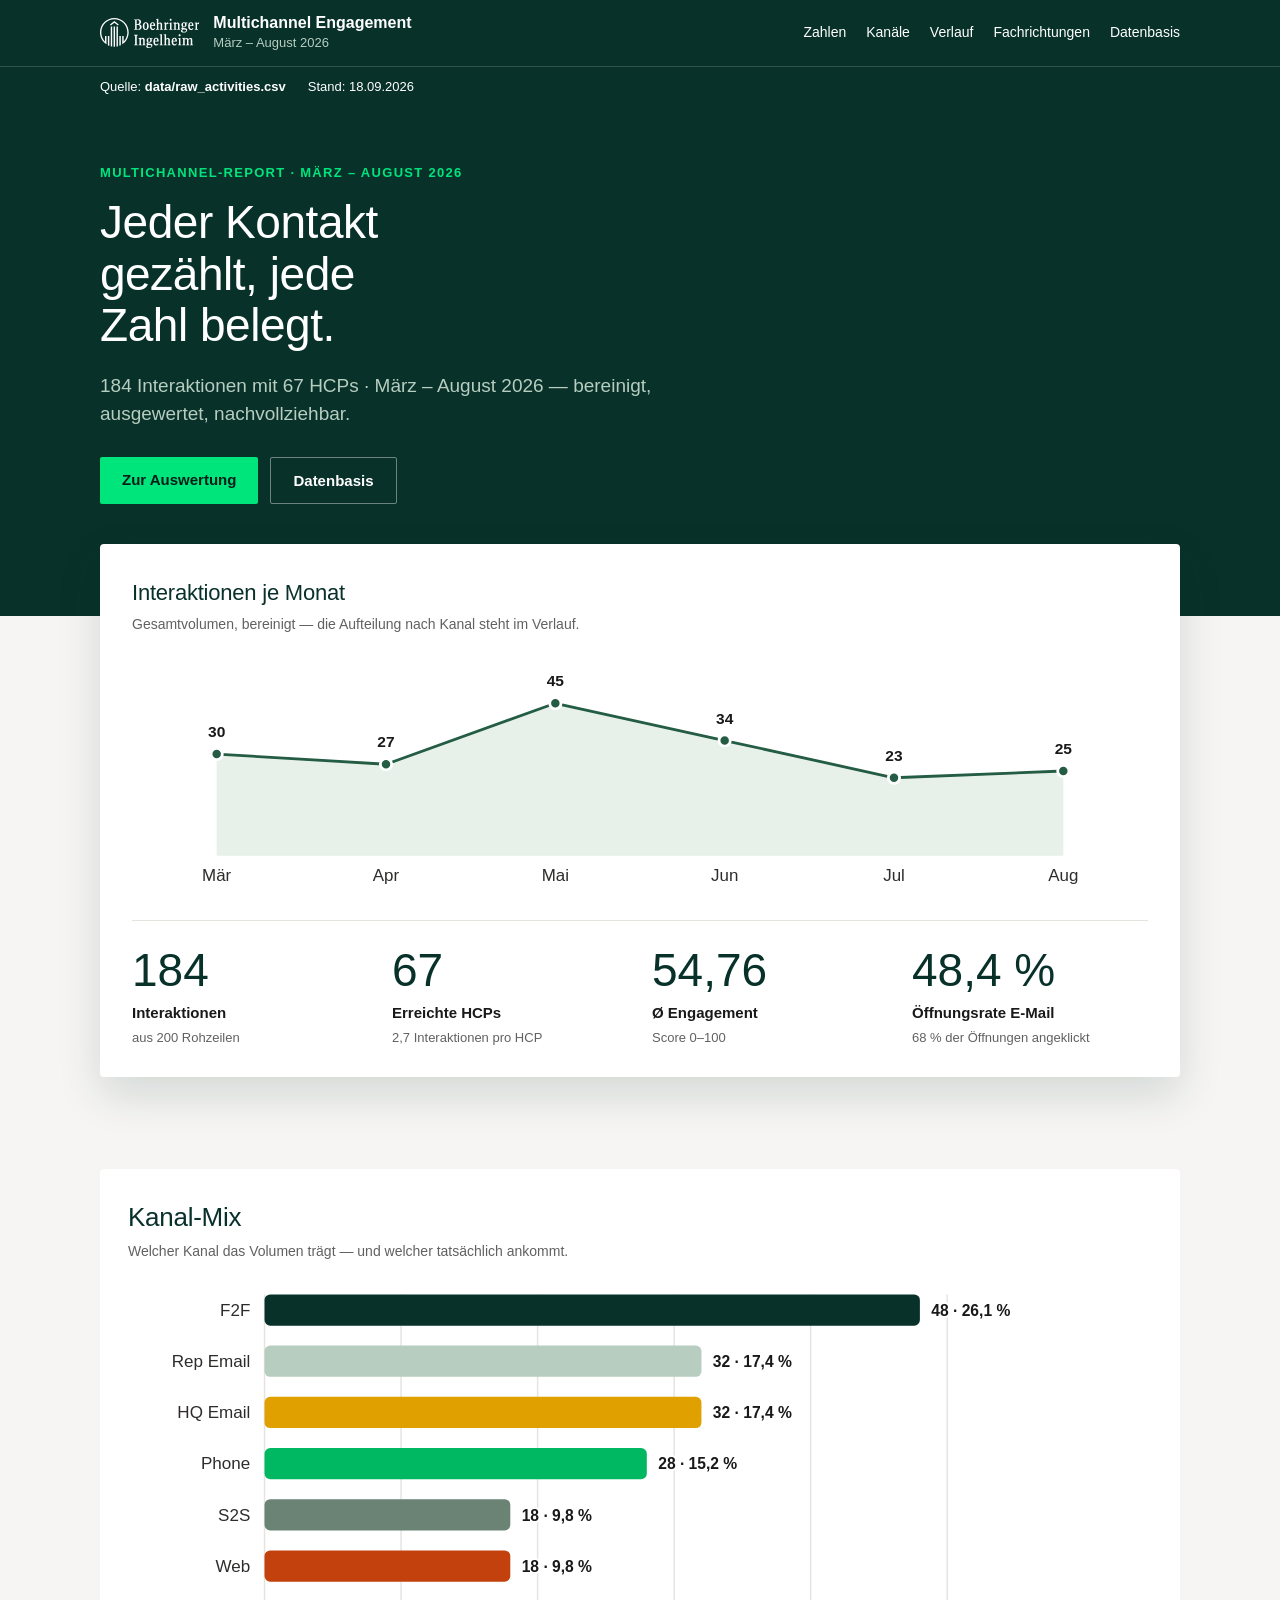
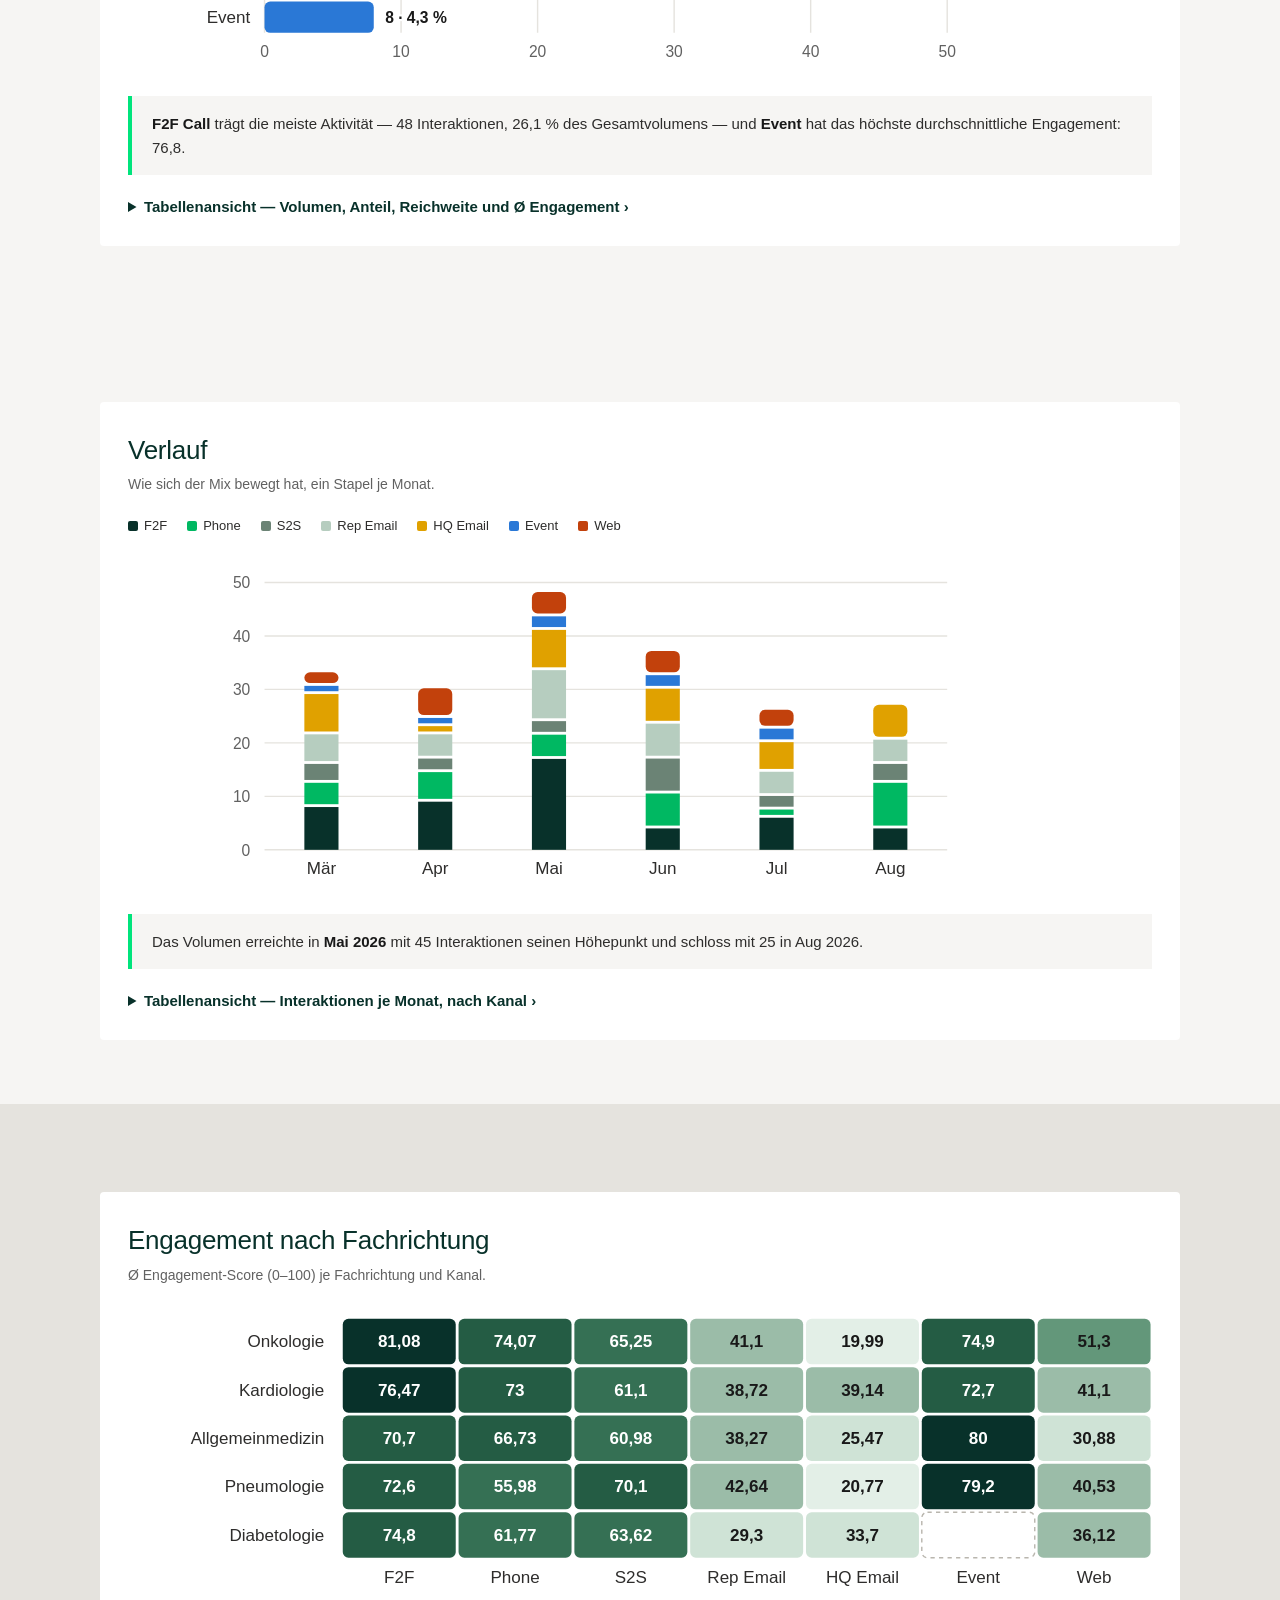
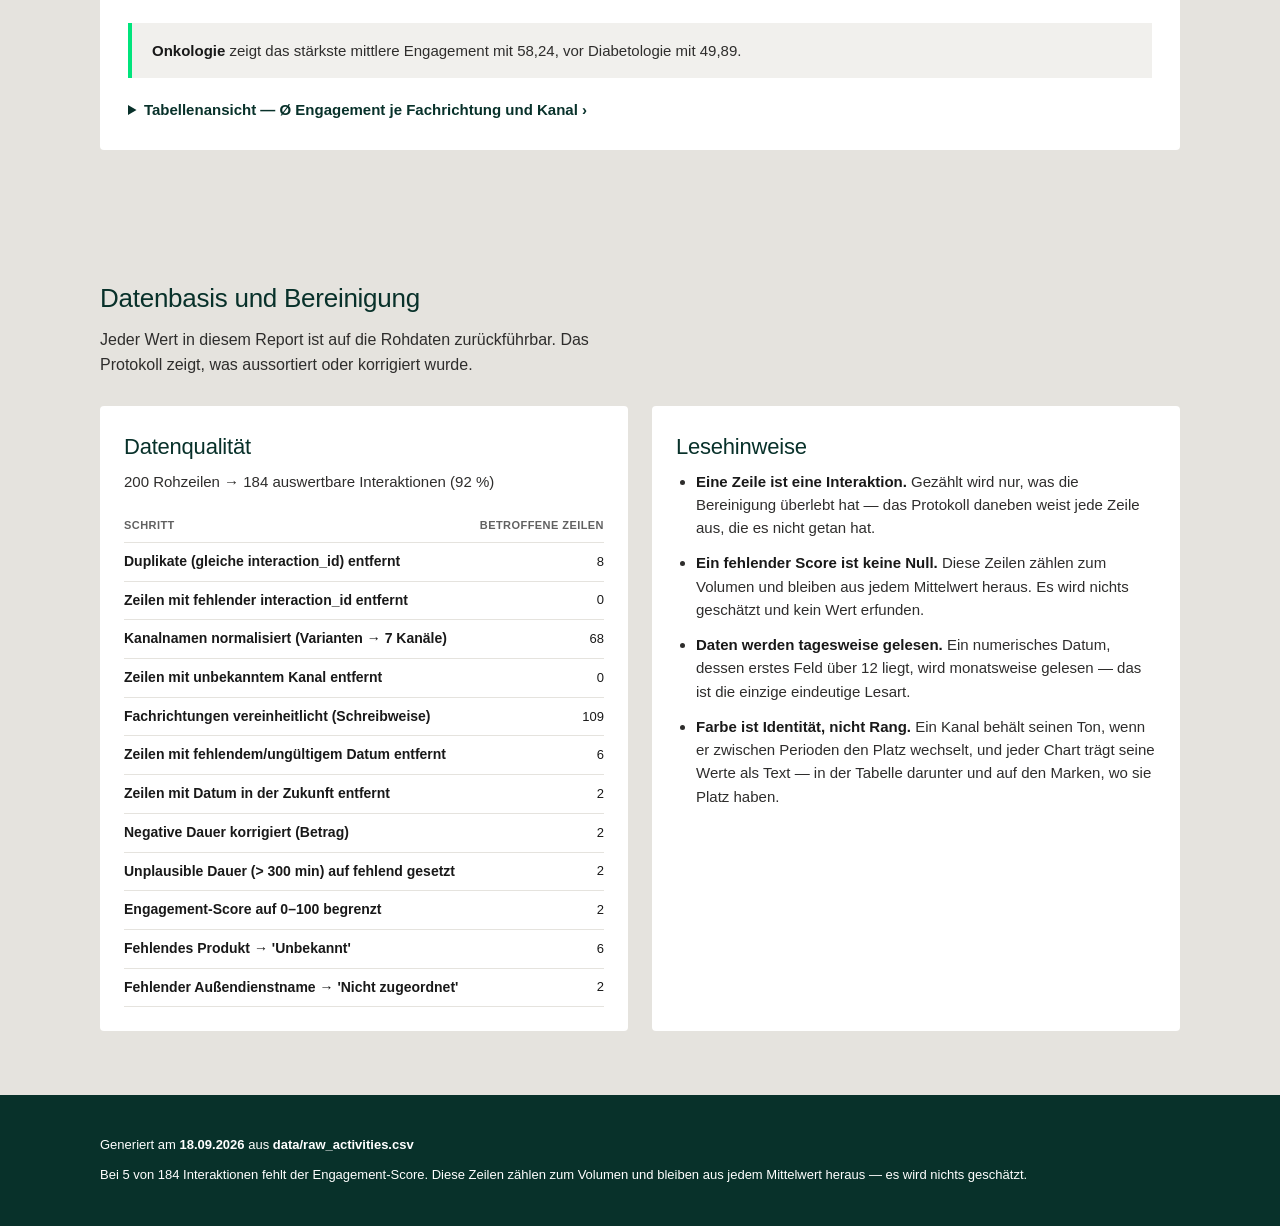
<file: report.html>
<!doctype html>
<html lang="de">
<head>
<meta charset="utf-8">
<meta name="viewport" content="width=device-width, initial-scale=1, viewport-fit=cover">
<meta name="color-scheme" content="light">
<title>Multichannel Engagement</title><style>
  /* --- tokens -------------------------------------------------------------
     Every colour the page can use is declared here, once. Nothing below this
     block names a colour: components are styled through the tokens, which is what
     makes a palette change a change to this one block.

     ALL of them are in this single `:root` block on purpose. The delivered design
     spread its light tokens over two `:root` blocks and relied on CSS merging them;
     `_scopes()` in the template tests keys by selector, so the second block silently
     erases the first and half the palette disappears from every check. One block,
     one source of truth. */
  :root {
    color-scheme: light;

    /* surfaces */
    --bg:          #f6f5f3;
    --card:        #ffffff;
    --stone:       #e5e3de;
    --stone-light: #f1f0ed;

    /* ink — each one clears 4.5:1 on every surface above it can land on.
       `--text-muted` is darker than the delivered design's #6b6b6b, which reached
       only 4.16:1 on `--stone`: a caption on the stone band was below the floor.
       `test_every_text_token_is_readable_on_every_surface_the_design_declares` is
       what holds this, and it is why the value moved rather than the band. */
    --text-primary:   #191919;
    --text-secondary: #2e2d2c;
    --text-muted:     #616161;
    --grid:           #e5e3de;
    --axis:           #b9b6ae;

    /* the green panel — its own ground, so it carries its own ink rather than
       borrowing the page's. `--accent` clears 8.35:1 on `--green` and only 1.70:1
       on white, so it is a panel colour and never link text on a light surface. */
    --green:       #08312a;
    --green-deep:  #051d19;
    --accent:      #00e47c;
    --sage:        #b6cdbf;
    --panel-fg:    #ffffff;
    --panel-muted: #b6cdbf;

    --tip-bg: #08312a;
    --tip-fg: #ffffff;

    /* Identity — one slot per channel, in schema order, never by rank. A channel
       keeps its colour when it moves up or down the ranking, so a filter or a new
       period never repaints the survivors.

       These are the delivered design's values, kept as the brand rather than
       corrected. They do not pass the palette validator: #08312a and #b6cdbf sit
       outside the lightness band, #08312a/#6b8375/#b6cdbf fall under the chroma
       floor ("reads gray"), and three are below 3:1 against white. That is a
       documented deviation, not an oversight — the relief the validator demands is
       present and computed: every bar is directly labelled with its value, every
       chart has a table twin beneath it, and the legend swatches carry the names. */
    --ch-1: #08312a;  /* F2F Call */
    --ch-2: #00b862;  /* Phone Call */
    --ch-3: #6b8375;  /* Screen-to-Screen Call */
    --ch-4: #b6cdbf;  /* Rep Email */
    --ch-5: #e0a100;  /* HQ Email */
    --ch-6: #2a78d6;  /* Event */
    --ch-7: #c2410c;  /* Web */

    /* Magnitude — one hue, light to dark, never the categorical slots. Each step
       carries the ink its own cell needs, so the shade/text pairing is one table a
       designer can read rather than a rule inferred from depth.

       Seven steps from the delivered design's greens, with #4a8466 left out: it is
       the one zone where neither white (4.39:1) nor near-black (4.48:1) reaches
       4.5:1, and the design set white text on it. `test_every_step_of_the_ramp_is_
       readable_on_its_own_cell` fails the design as delivered. */
    --seq-1: #e3efe7;  --seq-1-ink: #191919;
    --seq-2: #cfe3d6;  --seq-2-ink: #191919;
    --seq-3: #9bbca8;  --seq-3-ink: #191919;
    --seq-4: #63977a;  --seq-4-ink: #191919;
    --seq-5: #357054;  --seq-5-ink: #ffffff;
    --seq-6: #245c44;  --seq-6-ink: #ffffff;
    --seq-7: #08312a;  --seq-7-ink: #ffffff;
  }

  /* --- base ---------------------------------------------------------------- */
  * { box-sizing: border-box; }
  [hidden] { display: none !important; }

  /* The body paints its own ground: the host paints one behind the page in *its*
     theme, and a transparent body would borrow it. */
  body {
    margin: 0;
    background: var(--bg);
    color: var(--text-primary);
    font-family: -apple-system, BlinkMacSystemFont, "Segoe UI", "Helvetica Neue",
      Helvetica, Arial, sans-serif;
    font-size: 16px;
    line-height: 1.55;
    -webkit-font-smoothing: antialiased;
  }
  h1, h2, h3 { letter-spacing: -.01em; text-wrap: balance; }
  :focus-visible { outline: 2px solid var(--green); outline-offset: 2px; border-radius: 3px; }
  .panel :focus-visible { outline-color: var(--accent); }

  /* --- layout -------------------------------------------------------------
     One wrapper owns the side gutter, and it is set as `padding` with the
     horizontal value written out rather than as a shorthand that could zero it.
     A table or a chart may be wider than the page, but only inside its own
     `.scroller`; the page body itself never scrolls sideways. */
  .wrap {
    max-width: 1128px;
    margin: 0 auto;
    padding: 0 24px;
  }
  .sec { padding-block: 64px; }
  .sec-tight { padding-block: 40px; }
  .sec-stone { background: var(--stone); }
  .scroller { overflow-x: auto; overscroll-behavior-x: contain; }

  /* --- the header ---------------------------------------------------------- */
  /* --- the green ground ----------------------------------------------------
     One rule for every dark-green surface on the page: the header, the hero and the
     footer all carry `.panel`, so the ink that works there is stated once.

     It re-points the text tokens as well as setting `color`. White on this green is
     14.16:1 and the page's own `--text-primary` on it is 1.2:1 — so any element that
     inherits `--text-primary` and lands inside a panel would otherwise be unreadable,
     silently. Re-pointing means a new element dropped into the header or the footer
     is correct by default rather than correct only if its author remembered. */
  .panel {
    background: var(--green);
    color: var(--panel-fg);
    --text-primary: var(--panel-fg);
    --text-secondary: var(--panel-muted);
    --text-muted: var(--panel-muted);
    --grid: rgba(255, 255, 255, .16);
    --axis: rgba(255, 255, 255, .32);
  }

  .nav {
    position: sticky;
    top: env(safe-area-inset-top, 0px);
    z-index: 6;
  }
  .nav .bar {
    display: flex;
    align-items: center;
    gap: 20px;
    min-height: 66px;
  }
  /* The brand mark in the top-left corner: Boehringer Ingelheim's primary logo,
     supplied as `html_design/primary-logo-white.svg` and inlined here.

     Inlined, not loaded, and that is not a style preference: the report makes no
     network request, so a mark referenced by URL would arrive as a hole on exactly
     the machines this page is built for. The four paths are the source file's,
     unaltered; what changed is the wrapper. Its XML declaration is gone, and so are
     the layer id and the single-class style block it was exported with — an id and
     a class name that were local to a standalone file become global in the document
     they are inlined into, which is a collision waiting to happen. Its white fill is
     `currentColor` now, so the mark follows the panel's ink token instead of
     hard-coding a colour the panel may change. The viewBox is the source's.

     It carries `role="img"` and a name, unlike a decorative glyph: a reader who
     cannot see the corner should learn whose logo is on the page, exactly as a
     reader who can does. Height is fixed and width follows the 1000:302 aspect;
     `preserveAspectRatio` means a wrong width letterboxes rather than distorts. */
  .brand { display: flex; align-items: center; gap: 14px; margin-right: auto; min-width: 0; }
  .brand .brand-mark { flex: none; height: 30px; width: auto; }
  .brand .words { min-width: 0; }
  .brand b { display: block; font-size: 16px; font-weight: 600; line-height: 1.2; }
  .brand span { display: block; font-size: 13px; color: var(--sage); }
  .links {
    display: flex;
    flex-wrap: wrap;
    gap: 4px 20px;
    list-style: none;
    margin: 0;
    padding: 0;
    font-size: 14px;
  }
  .links a { color: inherit; text-decoration: none; padding: 4px 0; }
  .panel .links a:hover { color: var(--accent); }
  .subnav {
    border-top: 1px solid rgba(255, 255, 255, .16);
    font-size: 13px;
  }
  .subnav .wrap { display: flex; flex-wrap: wrap; gap: 6px 22px; padding-block: 10px; }
  .subnav .wrap > * { min-width: 0; }
  .subnav a { color: var(--sage); text-decoration: none; }
  .panel .subnav a:hover { color: var(--accent); }

  /* A file path is a single unbreakable token, and the one this page prints is whatever
     the caller passed to `--input` — in a test run, a 130-character temp path. At phone
     width that is wider than the screen, and it takes the whole page with it: the page
     measured 512px inside a 400px frame, with the overflow coming from the header, not
     from the charts. `overflow-wrap: anywhere` is the variant that also collapses the
     element's *min-content* width — `break-word` wraps the text but leaves the element
     still sized as though it had not — so this works for a flex item that measures
     itself against its content. `min-width: 0` lets the item actually give way. */
  .path { overflow-wrap: anywhere; min-width: 0; }

  /* --- the hero ------------------------------------------------------------ */
  .hero-panel {
    /* The card below overlaps this panel's lower edge, so the panel carries the
       extra room instead of the card carrying a negative offset it cannot see. */
    padding-block: 56px 112px;
  }
  .panel .kicker {
    margin: 0 0 14px;
    font-size: 13px;
    letter-spacing: .1em;
    text-transform: uppercase;
    color: var(--accent);
    font-weight: 600;
  }
  .panel h1 {
    margin: 0 0 20px;
    font-size: 46px;
    font-weight: 500;
    line-height: 1.12;
    max-width: 15ch;
  }
  .panel .lead {
    margin: 0 0 28px;
    font-size: 19px;
    line-height: 1.5;
    color: var(--sage);
    max-width: 62ch;
  }
  .cta { display: flex; flex-wrap: wrap; gap: 12px; }
  .cta a {
    display: inline-block;
    padding: 11px 22px;
    font-size: 15px;
    font-weight: 600;
    text-decoration: none;
    border-radius: 2px;
  }
  .cta a.pri { background: var(--accent); color: var(--green-deep); }
  .cta a.ghost { border: 1px solid rgba(255, 255, 255, .4); color: var(--panel-fg); }
  .panel .cta a.ghost:hover { border-color: var(--accent); color: var(--accent); }

  /* --- the overlapping card ------------------------------------------------
     The hero chart and the headline figures share one card lifted over the green
     panel. It sits on `--card`, which is what lets the chart keep the page's own
     ink tokens: a chart drawn on the green ground would paint its labels
     `--text-secondary` and its line `--seq-6`, and both are dark on dark. */
  .overlap {
    position: relative;
    z-index: 1;
    margin-top: -72px;
    background: var(--card);
    border-radius: 4px;
    padding: 32px 32px 28px;
    box-shadow: 0 18px 44px rgba(8, 49, 42, .14);
  }
  .overlap h2 { margin: 0 0 4px; font-size: 22px; font-weight: 500; color: var(--green); }
  .overlap .sub { margin: 0 0 8px; font-size: 14px; color: var(--text-muted); }

  .kpis {
    display: grid;
    grid-template-columns: repeat(4, minmax(0, 1fr));
    gap: 28px 24px;
    margin-top: 28px;
    padding-top: 26px;
    border-top: 1px solid var(--grid);
  }
  /* A grid track has a floor at its item's min-content width, so both halves of
     this are needed: `minmax(0, …)` on the track and `min-width: 0` on the item. */
  .kpi { min-width: 0; }
  .kpi b {
    display: block;
    font-size: 46px;
    font-weight: 500;
    line-height: 1;
    margin: 0 0 8px;
    color: var(--green);
    font-variant-numeric: tabular-nums;
  }
  .kpi small { display: block; font-size: 15px; font-weight: 600; }
  .kpi span { display: block; margin-top: 4px; color: var(--text-muted); font-size: 13px; }

  /* --- a chart card -------------------------------------------------------- */
  .card {
    background: var(--card);
    border-radius: 4px;
    padding: 28px;
    margin-top: 28px;
  }
  .card h2 { margin: 0 0 4px; font-size: 26px; font-weight: 500; color: var(--green); }
  .card .sub { margin: 0 0 20px; font-size: 14px; color: var(--text-muted); }
  .sec-stone .card { margin-top: 24px; }

  .chart { width: 100%; height: auto; display: block; overflow: visible; }
  .chart-heat { max-width: 720px; }

  /* Chart ink. Text wears text tokens, never a series colour — the mark beside a
     label carries the identity, and the only fill a chart text element may name is
     an `-ink` token, which is a readability choice rather than a series. */
  .chart .grid { stroke: var(--grid); stroke-width: 1; }
  .chart .axis { stroke: var(--axis); stroke-width: 1; }
  .chart .tick { fill: var(--text-muted); font-size: 11px; }
  .chart .label { fill: var(--text-secondary); font-size: 12px; }
  .chart .value {
    fill: var(--text-primary);
    font-size: 11px;
    font-weight: 600;
    font-variant-numeric: tabular-nums;
    /* A value is written just outside its data end, which for a long bar falls
       across a gridline. The stroke paints behind the fill (paint-order), so a
       surface-coloured stroke punches the label out of the rule it sits on. */
    stroke: var(--card);
    stroke-width: 3px;
    paint-order: stroke fill;
  }
  .chart .cell-value { font-size: 12px; font-weight: 600; font-variant-numeric: tabular-nums; }
  .chart .mark { cursor: default; transition: opacity .12s; }
  .chart:hover .mark { opacity: .55; }
  .chart .mark:hover, .chart .mark:focus-visible { opacity: 1; }
  .chart .mark:focus-visible { outline: none; stroke: var(--green); stroke-width: 2px; }
  /* An absent combination is marked, not left blank: a blank cell is
     indistinguishable from a rendering bug, and from a zero. */
  .chart .cell-empty { fill: none; stroke: var(--axis); stroke-dasharray: 3 3; }
  /* The hero's own shapes. The line and the area under it are chrome rather than
     marks — they encode no value a point does not also carry — so they are styled
     by class and the points take the ramp slot. */
  .chart .line { stroke-width: 2; stroke-linejoin: round; stroke-linecap: round; }
  .chart .area { opacity: .5; }
  /* A point carries a surface ring so two adjacent months never merge into one mark. */
  .chart .point { stroke: var(--card); stroke-width: 2; }

  .legend {
    list-style: none;
    display: flex;
    flex-wrap: wrap;
    gap: 8px 20px;
    padding: 0;
    margin: 0 0 18px;
    font-size: 13px;
    color: var(--text-secondary);
  }
  .legend li { display: flex; align-items: center; }
  .legend i { display: inline-block; width: 10px; height: 10px; border-radius: 2px; margin-right: 6px; }

  /* --- the insight under a chart ------------------------------------------- */
  .insight {
    margin: 24px 0 0;
    padding: 16px 20px;
    background: var(--bg);
    border-left: 4px solid var(--accent);
    font-size: 15px;
    line-height: 1.55;
    color: var(--text-secondary);
  }
  .insight b { color: var(--text-primary); font-weight: 600; }
  .sec-stone .insight { background: var(--stone-light); }

  /* --- tables -------------------------------------------------------------- */
  table { width: 100%; border-collapse: collapse; font-size: 14px; font-variant-numeric: tabular-nums; }
  th, td { padding: 9px 10px; text-align: right; border-bottom: 1px solid var(--grid); }
  th:first-child, td:first-child { text-align: left; }
  th { color: var(--text-muted); font-weight: 600; font-size: 11px; letter-spacing: .04em; text-transform: uppercase; }
  tbody th { color: var(--text-primary); font-size: 14px; letter-spacing: 0; text-transform: none; }
  .num { font-variant-numeric: tabular-nums; }

  details { margin: 20px 0 0; }
  details summary { cursor: pointer; color: var(--green); font-size: 15px; font-weight: 600; }
  details summary::-webkit-details-marker { display: none; }
  details summary:after { content: " ›"; }
  details[open] summary:after { content: " ⌄"; }
  details .scroller { margin-top: 12px; }

  /* --- the two tiles on the stone band ------------------------------------- */
  .grid2 {
    display: grid;
    grid-template-columns: repeat(2, minmax(0, 1fr));
    gap: 24px;
    margin-top: 28px;
  }
  /* The tiles are white cards *on* the stone band, not bare panels of it. Two reasons
     and both are the same reason: `--grid` and `--stone` are the same grey in this
     design, so a table's row rules drawn straight onto the band are invisible — the
     quality ledger read as unruled prose — and every text token has to be its most
     careful self there. On `--card` the rules are rules and the ink has room. */
  .tile {
    min-width: 0;
    background: var(--card);
    border-radius: 4px;
    padding: 24px;
    margin-top: 0;
  }
  .band h2 { margin: 0; font-size: 26px; font-weight: 500; color: var(--green); }
  .band .sub { margin: 10px 0 0; max-width: 62ch; color: var(--text-secondary); }
  .tile h3 { margin: 0 0 6px; font-size: 22px; font-weight: 500; color: var(--green); }
  .tile p { margin: 0 0 16px; color: var(--text-secondary); font-size: 15px; }
  .tile table { font-size: 13px; }
  .tile th, .tile td { padding: 8px 6px; }
  /* The table's outer edges sit flush with the tile's own text, so its columns read as
     aligned with the heading above them rather than indented inside it. */
  .tile th:first-child, .tile td:first-child { padding-left: 0; }
  .tile th:last-child, .tile td:last-child { padding-right: 0; }
  .tile ul { margin: 0; padding-left: 20px; color: var(--text-secondary); font-size: 15px; }
  .tile li + li { margin-top: 12px; }
  .tile li b { color: var(--text-primary); font-weight: 600; }

  /* --- the footer ---------------------------------------------------------- */
  footer {
    color: var(--panel-muted);
    padding-block: 40px calc(40px + env(safe-area-inset-bottom, 0px));
    font-size: 13px;
  }
  footer .wrap { display: flex; flex-wrap: wrap; justify-content: space-between; gap: 10px 32px; }
  footer .wrap > * { min-width: 0; }
  footer b { color: var(--panel-fg); font-weight: 600; }

  /* --- the hover layer ----------------------------------------------------- */
  .tooltip {
    position: fixed;
    left: 0;
    top: 0;
    z-index: 20;
    max-width: min(300px, 78vw);
    padding: 7px 10px;
    border-radius: 3px;
    background: var(--tip-bg);
    color: var(--tip-fg);
    font-size: 12px;
    font-weight: 500;
    line-height: 1.45;
    pointer-events: none;
    opacity: 0;
    transition: opacity .1s;
  }
  .tooltip[data-shown] { opacity: 1; }

  @media (prefers-reduced-motion: reduce) {
    * { animation: none !important; transition: none !important; }
  }

  /* A chart is drawn in a 720-unit viewBox. Scaled to a phone it would render its
     11px tick numbers at under 5px, which is not text any more — so below this width
     the chart keeps a legible minimum and its own card scrolls, rather than shrinking
     into illegibility. Only the chart scrolls: nothing else on the page moves
     sideways, and the legend and the table view stay where they are. */
  @media (max-width: 640px) {
    .scroller .chart { min-width: 620px; }
    .scroller { margin-inline: -12px; padding-inline: 12px; }
  }

  @media (max-width: 900px) {
    .panel h1 { font-size: 34px; }
    .panel .lead { font-size: 17px; }
    .hero-panel { padding-block: 40px 96px; }
    .overlap { margin-top: -64px; padding: 24px; }
    .card { padding: 20px; }
    .kpi b { font-size: 36px; }
  }
  @media (max-width: 820px) {
    .grid2 { grid-template-columns: minmax(0, 1fr); }
    .kpis { grid-template-columns: repeat(2, minmax(0, 1fr)); }
    .nav .bar { flex-wrap: wrap; padding-block: 12px; }
    .brand { margin-right: 0; width: 100%; }
    .sec { padding-block: 48px; }
  }
</style></head>
<body>


<header class="nav panel">
  <div class="wrap bar">
    <div class="brand">
      <svg class="brand-mark" viewBox="0 0 1000 302" fill="currentColor" role="img"
           preserveAspectRatio="xMidYMid meet" aria-label="Boehringer Ingelheim">
        <path d="m65.08,265.2c-20.68-14.9-31.63-25.85-41.97-41.66C8.21,200.42,0,172.44,0,144.76,0,64.78,64.48,0,144.46,0s144.46,64.78,144.46,144.46c0,32.85-11.25,65.69-31.02,90.02-8.21,10.34-15.21,16.42-34.06,30.72v-84.55h14.29v57.78c10.64-12.47,15.82-20.07,20.99-29.2,10.64-18.86,16.42-42.27,16.42-64.78,0-72.99-58.7-132.3-131.08-132.3S13.38,71.47,13.38,145.37c0,33.76,11.86,63.56,37.1,93.06v-57.78h14.6v84.55Zm28.59,14.6c-2.74-.61-9.12-3.65-14.29-6.39v-92.76h14.29v99.14Zm86.98-203.77l-36.19-27.98-36.19,27.98-7.91-10.34,44.1-34.37,44.1,34.37-7.91,10.34Zm-58.09,211.37c-5.17-.91-5.47-.91-7.3-1.52-1.52-.3-2.13-.3-6.99-1.52V86.68h14.29v200.72Zm28.89,1.22c-2.13.3-2.74.3-5.78.3-4.56,0-6.08,0-8.52-.3V86.68h14.29v201.94Zm28.89-4.56c-4.56,1.52-8.52,2.43-14.29,3.65V86.68h14.29v197.38Zm29.2-10.64c-4.56,2.13-7.3,3.35-14.6,6.69v-99.45h14.6v92.76Z"/>
        <path d="m374.7,14.29c4.56-.3,8.21-.61,9.43-.61,17.33,0,28.89,10.04,28.89,25.55,0,10.64-5.78,18.25-18.25,24.33,15.81,3.35,24.33,13.38,24.33,28.28,0,11.56-6.39,21.29-16.42,25.24-4.56,1.82-10.04,2.43-20.07,2.43h-9.43c-5.17-.3-9.12-.3-12.16-.3h-17.64v-6.08l10.34-1.82V22.81l-10.34-1.82v-6.39h18.55l12.77-.3Zm-30.72,260.33v-6.08l9.73-1.82v-88.8l-9.73-1.52v-6.69h34.97v6.39l-9.12,1.82v88.5l8.82,1.82v6.39h-34.67Zm32.54-213.8c13.08,0,19.16-6.69,19.16-20.98,0-12.17-6.39-19.46-17.33-19.46-3.04,0-5.17.3-9.43,1.82v38.62h7.6Zm-7.6,49.88c3.04,1.82,5.17,2.43,9.43,2.43,14.29,0,23.11-8.82,23.11-23.11s-8.21-21.9-25.85-21.9h-6.69v42.58Zm58.09,163.92v-6.08l7.91-1.52v-44.4c0-8.52-2.74-12.47-8.52-12.47-4.56,0-8.52,1.82-14.29,6.69v49.57l7.91,1.82v6.39h-31.32v-6.08l8.82-1.82v-55.35l-8.82-1.22v-6.08l18.86-4.87h4.26v9.12c9.12-6.99,13.38-8.82,20.07-8.82,11.56,0,17.94,7.3,17.94,19.77v47.14l7.91,1.82v6.39h-30.72Zm63.56-194.03c0,24.03-12.47,40.14-30.72,40.14s-29.2-15.21-29.2-37.41c0-23.72,12.47-40.15,30.72-40.15s29.2,14.9,29.2,37.41Zm-43.79,2.13c0,19.46,4.87,30.41,13.38,30.41,9.12,0,13.99-11.56,13.99-34.37,0-18.25-4.87-28.28-13.38-28.28s-13.99,11.86-13.99,32.24Zm69.65,126.82c4.26,5.47,5.47,9.12,5.47,14.9,0,13.99-10.95,24.33-25.55,24.33-3.04,0-5.47-.3-8.21-1.22-3.65,2.43-5.78,4.87-5.78,6.69s1.82,2.74,6.39,3.04l18.25.91c14.29.61,20.98,6.08,20.98,17.33,0,16.12-14.29,26.46-36.19,26.46-16.42,0-27.07-6.08-27.07-15.51,0-6.08,3.04-10.04,11.86-15.82-6.08-2.43-8.52-5.17-8.52-9.43,0-5.47,3.95-10.34,13.69-16.42-9.12-5.78-12.47-11.56-12.47-20.98,0-14.29,10.95-25.24,25.24-25.24,3.04,0,4.26.3,9.73,1.52,3.04.91,5.17,1.22,6.69,1.22.3,0,1.52,0,2.74-.3h2.74l12.47-.3v8.82h-12.47Zm-31.63,62.35c-3.95,3.65-5.47,6.69-5.47,11.25,0,6.69,6.08,10.64,16.12,10.64,12.47,0,21.9-5.17,21.9-12.47,0-6.39-3.35-7.6-26.76-9.12l-5.78-.3Zm.61-48.66c0,12.77,3.04,18.55,10.34,18.55s10.34-5.78,10.34-17.03c0-13.38-3.65-19.77-10.95-19.77-6.69,0-9.73,5.78-9.73,18.25Zm31.63-142.33c1.52,20.68,6.69,29.2,17.64,29.2,5.47,0,9.43-2.74,13.99-9.73l6.69,2.74c-7.6,13.69-13.08,17.64-24.94,17.64-18.25,0-28.59-13.08-28.59-36.8,0-25.24,10.64-40.45,28.28-40.45s25.24,12.16,25.55,37.41h-38.62Zm23.11-7.3c-.61-16.42-3.65-22.81-10.64-22.81s-10.64,6.99-12.47,22.81h23.11Z"/>
        <path d="m552.32,236c1.52,20.98,6.69,29.5,17.64,29.5,5.78,0,9.73-2.74,14.29-9.73l6.69,2.74c-6.99,13.08-13.38,17.64-25.24,17.64-18.25,0-28.59-13.69-28.59-37.1,0-25.24,10.64-40.15,28.28-40.15,12.17,0,20.07,6.39,23.72,18.25,1.22,3.95,1.52,8.82,2.13,18.86h-38.93Zm23.11-6.99c-.3-15.81-3.35-22.81-10.34-22.81s-10.95,6.69-12.77,22.81h23.11Zm27.37-109.79v-6.08l7.3-1.52v-41.06c0-10.95-2.43-14.9-8.82-14.9-4.56,0-7.91,1.52-13.99,6.69v48.96l7.3,1.52v6.39h-31.02v-6.08l9.12-1.82V18.55l-8.52-1.82v-5.17l18.86-3.95h4.26v45.92c8.52-6.69,13.38-8.82,19.77-8.82,11.86,0,17.94,6.99,17.94,20.68v45.92l7.91,1.52v6.39h-30.11Zm-2.74,155.41v-6.08l8.82-1.82v-93.67l-8.52-.91v-5.17l19.16-4.26h3.95v103.71l8.21,1.82v6.39h-31.63Zm80.59,0v-6.08l7.3-1.52v-41.36c0-10.95-2.43-14.9-8.82-14.9-4.26,0-7.91,1.82-13.99,7v48.66l7.3,1.82v6.39h-30.72v-6.08l8.82-1.82v-93.06l-8.52-1.52v-5.17l19.16-4.26h3.95v46.23c8.21-6.69,13.08-8.82,20.07-8.82,11.25,0,17.64,6.99,17.64,19.46v46.84l8.21,1.82v6.39h-30.41Zm-14.6-216.54c6.08-10.34,9.12-13.08,14.6-13.08s8.82,3.35,8.82,8.82c0,3.35-1.82,6.08-5.78,9.12l-7.91-4.26c-5.17,2.74-9.43,8.52-9.43,12.77v39.84l10.64,1.52v6.39h-33.76v-6.08l8.82-1.82v-55.96l-8.82-1.52v-4.87l18.25-4.87h4.56v13.99Zm31.02,61.13v-6.08l8.21-1.82v-54.74l-8.21-1.82v-5.17l19.16-4.87h3.65v66.6l8.52,1.52v6.39h-31.32Zm24.02-101.88c0,5.47-4.26,9.73-9.73,9.73s-9.73-4.26-9.73-9.73,4.26-9.73,9.73-9.73,9.73,4.26,9.73,9.73Zm14.9,218.67c1.52,20.98,6.69,29.5,17.64,29.5,5.78,0,9.73-2.74,14.29-9.73l6.69,2.74c-6.99,13.08-13.38,17.64-25.24,17.64-18.25,0-28.59-13.69-28.59-37.1,0-25.24,10.64-40.15,28.28-40.15,12.17,0,20.07,6.39,23.72,18.25,1.22,3.95,1.52,8.82,2.13,18.86h-38.93Zm23.11-6.99c-.31-15.81-3.35-22.81-10.34-22.81s-10.95,6.69-12.77,22.81h23.11Z"/>
        <path d="m777.38,119.22v-6.08l7.91-1.52v-44.4c0-8.52-2.74-12.47-8.51-12.47-4.56,0-8.52,1.82-14.29,6.69v49.57l7.91,1.82v6.39h-31.32v-6.08l8.82-1.82v-55.35l-8.82-1.22v-6.08l18.86-4.87h4.26v9.12c9.12-6.99,13.38-8.82,20.07-8.82,11.56,0,17.94,7.3,17.94,19.77v47.14l7.91,1.82v6.39h-30.72Zm9.43,155.41v-6.08l8.21-1.82v-55.05l-8.21-1.82v-4.87l19.16-4.87h3.65v66.3l8.52,1.82v6.39h-31.32Zm24.33-102.19c0,5.47-4.56,10.04-10.04,10.04s-9.73-4.26-9.73-9.73,4.56-10.04,10.34-10.04c5.17,0,9.43,4.56,9.43,9.73Zm55.35-118.31c4.26,5.47,5.47,9.12,5.47,14.9,0,13.99-10.95,24.33-25.55,24.33-3.04,0-5.47-.3-8.21-1.22-3.65,2.43-5.78,4.87-5.78,6.39,0,2.13,1.82,3.04,6.39,3.35l18.25.91c14.29.61,20.99,6.08,20.99,17.33,0,16.12-14.29,26.46-36.19,26.46-16.42,0-27.07-6.08-27.07-15.51,0-6.08,3.34-10.34,11.86-15.82-6.08-2.43-8.52-5.47-8.52-9.73,0-5.17,3.95-10.04,13.69-16.12-9.12-5.78-12.47-11.56-12.47-20.98,0-14.29,10.95-25.24,25.24-25.24,3.04,0,4.26.3,9.73,1.52,3.04.91,5.17,1.22,6.69,1.22.31,0,1.52,0,2.74-.3h2.74l12.47-.3v8.82h-12.47Zm39.23,220.49v-6.08l8.21-1.82v-42.27c0-10.04-2.74-13.99-9.12-13.99-4.87,0-8.21,1.82-14.29,7.3v48.66l7.6,1.82v6.39h-30.72v-6.08l8.51-1.82v-42.58c0-9.43-3.04-13.69-9.73-13.69-4.86,0-8.51,1.82-13.69,6.99v48.96l7,1.82v6.39h-31.02v-6.08l8.82-1.82v-55.96l-8.82-1.52v-5.17l19.16-4.87h3.96v10.04c7.6-6.39,13.38-8.82,20.68-8.82s12.77,3.04,17.03,9.73c7.91-7.3,13.08-10.04,20.99-10.04,13.08,0,18.55,6.39,18.55,21.59v44.71l8.52,1.82v6.39h-31.63Zm-76.34-146.89c0,6.69,6.08,10.64,16.12,10.64,12.47,0,21.9-5.47,21.9-12.47s-2.43-7.6-32.54-9.43c-3.95,3.65-5.47,6.69-5.47,11.25Zm6.08-59.91c0,12.77,3.04,18.55,10.34,18.55s10.34-5.78,10.34-17.03c0-13.38-3.65-19.77-10.95-19.77-6.69,0-9.73,5.78-9.73,18.25Zm67.21,13.08c1.52,20.68,6.69,29.2,17.64,29.2,5.47,0,9.43-2.74,13.99-9.73l6.69,2.74c-7.6,13.69-13.08,17.64-24.94,17.64-18.25,0-28.59-13.08-28.59-36.8,0-25.24,10.64-40.45,28.28-40.45s25.24,12.16,25.55,37.41h-38.62Zm23.11-7.3c-.61-16.42-3.65-22.81-10.64-22.81s-10.64,6.99-12.47,22.81h23.11Zm50.79-15.51c6.08-10.34,9.12-13.08,14.6-13.08s8.82,3.35,8.82,8.82c0,3.35-1.82,6.08-5.78,9.12l-7.91-4.26c-5.17,2.74-9.43,8.52-9.43,12.77v39.84l10.64,1.52v6.39h-33.76v-6.08l8.82-1.82v-55.96l-8.82-1.52v-4.87l18.25-4.87h4.56v13.99Z"/>
      </svg>
      <div class="words">
        <b>Multichannel Engagement</b>
        <span>März – August 2026</span>
      </div>
    </div>
    <nav aria-label="Sections">
      <ul class="links">
        <li><a href="#figures">Zahlen</a></li>
        <li><a href="#channels">Kanäle</a></li>
        <li><a href="#trend">Verlauf</a></li>
        <li><a href="#specialties">Fachrichtungen</a></li>
        <li><a href="#data">Datenbasis</a></li>
      </ul>
    </nav>
  </div>
  <div class="subnav">
    <div class="wrap">
      <span>Quelle: <b class="path">data/raw_activities.csv</b></span>
      <span>Stand: 18.09.2026</span>
    </div>
  </div>
</header>

<section class="panel hero-panel">
  <div class="wrap">
    <p class="kicker">Multichannel-Report · März – August 2026</p>
    <h1>Jeder Kontakt gezählt, jede Zahl belegt.</h1>
    <p class="lead">184 Interaktionen mit 67 HCPs · März – August 2026 — bereinigt, ausgewertet, nachvollziehbar.</p>
    <div class="cta">
      <a class="pri" href="#channels">Zur Auswertung</a>
      <a class="ghost" href="#data">Datenbasis</a>
    </div>
  </div>
</section>

<div class="wrap">
  <section class="overlap" id="figures" aria-labelledby="figures-h">
    <h2 id="figures-h">Interaktionen je Monat</h2>
    <p class="sub">Gesamtvolumen, bereinigt — die Aufteilung nach Kanal steht im Verlauf.</p>
    <div class="scroller"><svg class="chart" viewBox="0 0 720 176" role="img" preserveAspectRatio="xMidYMid meet"><path class="area" d="M 60 78 L 180 85.2 L 300 42 L 420 68.4 L 540 94.8 L 660 90 L 660 150 L 60 150 Z" style="fill:var(--seq-2)"/><path class="line" d="M 60 78 L 180 85.2 L 300 42 L 420 68.4 L 540 94.8 L 660 90" fill="none" style="stroke:var(--seq-6)"/><circle class="mark point" cx="60" cy="78" r="4" style="fill:var(--seq-6)" data-tip="Mär 2026: 30 Interaktionen" data-month="2026-03" data-value="30"/><text class="value" x="60" y="66" text-anchor="middle">30</text><text class="label" x="60" y="168" text-anchor="middle">Mär</text><circle class="mark point" cx="180" cy="85.2" r="4" style="fill:var(--seq-6)" data-tip="Apr 2026: 27 Interaktionen" data-month="2026-04" data-value="27"/><text class="value" x="180" y="73.2" text-anchor="middle">27</text><text class="label" x="180" y="168" text-anchor="middle">Apr</text><circle class="mark point" cx="300" cy="42" r="4" style="fill:var(--seq-6)" data-tip="Mai 2026: 45 Interaktionen" data-month="2026-05" data-value="45"/><text class="value" x="300" y="30" text-anchor="middle">45</text><text class="label" x="300" y="168" text-anchor="middle">Mai</text><circle class="mark point" cx="420" cy="68.4" r="4" style="fill:var(--seq-6)" data-tip="Jun 2026: 34 Interaktionen" data-month="2026-06" data-value="34"/><text class="value" x="420" y="56.4" text-anchor="middle">34</text><text class="label" x="420" y="168" text-anchor="middle">Jun</text><circle class="mark point" cx="540" cy="94.8" r="4" style="fill:var(--seq-6)" data-tip="Jul 2026: 23 Interaktionen" data-month="2026-07" data-value="23"/><text class="value" x="540" y="82.8" text-anchor="middle">23</text><text class="label" x="540" y="168" text-anchor="middle">Jul</text><circle class="mark point" cx="660" cy="90" r="4" style="fill:var(--seq-6)" data-tip="Aug 2026: 25 Interaktionen" data-month="2026-08" data-value="25"/><text class="value" x="660" y="78" text-anchor="middle">25</text><text class="label" x="660" y="168" text-anchor="middle">Aug</text></svg></div>
    <div class="kpis">
      <div class="kpi">
        <b>184</b>
        <small>Interaktionen</small>
        <span>aus 200 Rohzeilen</span>
      </div>
      <div class="kpi">
        <b>67</b>
        <small>Erreichte HCPs</small>
        <span>2,7 Interaktionen pro HCP</span>
      </div>
      <div class="kpi">
        <b>54,76</b>
        <small>Ø Engagement</small>
        <span>Score 0–100</span>
      </div>
      <div class="kpi">
        <b>48,4 %</b>
        <small>Öffnungsrate E-Mail</small>
        <span>68 % der Öffnungen angeklickt</span>
      </div>
    </div>
  </section>
</div>

<section class="sec" id="channels" aria-labelledby="channels-h">
  <div class="wrap">
    <div class="card">
      <h2 id="channels-h">Kanal-Mix</h2>
      <p class="sub">Welcher Kanal das Volumen trägt — und welcher tatsächlich ankommt.</p>
      <div class="scroller"><svg class="chart" viewBox="0 0 720 274" role="img" preserveAspectRatio="xMidYMid meet"><line class="grid" x1="96" y1="8" x2="96" y2="246"/><text class="tick" x="96" y="263" text-anchor="middle">0</text><line class="grid" x1="192" y1="8" x2="192" y2="246"/><text class="tick" x="192" y="263" text-anchor="middle">10</text><line class="grid" x1="288" y1="8" x2="288" y2="246"/><text class="tick" x="288" y="263" text-anchor="middle">20</text><line class="grid" x1="384" y1="8" x2="384" y2="246"/><text class="tick" x="384" y="263" text-anchor="middle">30</text><line class="grid" x1="480" y1="8" x2="480" y2="246"/><text class="tick" x="480" y="263" text-anchor="middle">40</text><line class="grid" x1="576" y1="8" x2="576" y2="246"/><text class="tick" x="576" y="263" text-anchor="middle">50</text><rect class="mark" x="96" y="8" width="460.8" height="22" rx="4" clip_path="inset(0 0 0 0 round 0 4px 4px 0)" style="fill:var(--ch-1)" data-tip="F2F Call: 48 interactions (26,1 %), 36 HCPs, avg engagement 75,72" data-channel="F2F Call"/><text class="label" x="86" y="23" text-anchor="end">F2F</text><text class="value" x="564.8" y="23">48 · 26,1 %</text><rect class="mark" x="96" y="44" width="307.2" height="22" rx="4" clip_path="inset(0 0 0 0 round 0 4px 4px 0)" style="fill:var(--ch-4)" data-tip="Rep Email: 32 interactions (17,4 %), 22 HCPs, avg engagement 39,64" data-channel="Rep Email"/><text class="label" x="86" y="59" text-anchor="end">Rep Email</text><text class="value" x="411.2" y="59">32 · 17,4 %</text><rect class="mark" x="96" y="80" width="307.2" height="22" rx="4" clip_path="inset(0 0 0 0 round 0 4px 4px 0)" style="fill:var(--ch-5)" data-tip="HQ Email: 32 interactions (17,4 %), 24 HCPs, avg engagement 26,25" data-channel="HQ Email"/><text class="label" x="86" y="95" text-anchor="end">HQ Email</text><text class="value" x="411.2" y="95">32 · 17,4 %</text><rect class="mark" x="96" y="116" width="268.8" height="22" rx="4" clip_path="inset(0 0 0 0 round 0 4px 4px 0)" style="fill:var(--ch-2)" data-tip="Phone Call: 28 interactions (15,2 %), 23 HCPs, avg engagement 67,42" data-channel="Phone Call"/><text class="label" x="86" y="131" text-anchor="end">Phone</text><text class="value" x="372.8" y="131">28 · 15,2 %</text><rect class="mark" x="96" y="152" width="172.8" height="22" rx="4" clip_path="inset(0 0 0 0 round 0 4px 4px 0)" style="fill:var(--ch-3)" data-tip="Screen-to-Screen Call: 18 interactions (9,8 %), 17 HCPs, avg engagement 63,18" data-channel="Screen-to-Screen Call"/><text class="label" x="86" y="167" text-anchor="end">S2S</text><text class="value" x="276.8" y="167">18 · 9,8 %</text><rect class="mark" x="96" y="188" width="172.8" height="22" rx="4" clip_path="inset(0 0 0 0 round 0 4px 4px 0)" style="fill:var(--ch-7)" data-tip="Web: 18 interactions (9,8 %), 14 HCPs, avg engagement 37,63" data-channel="Web"/><text class="label" x="86" y="203" text-anchor="end">Web</text><text class="value" x="276.8" y="203">18 · 9,8 %</text><rect class="mark" x="96" y="224" width="76.8" height="22" rx="4" clip_path="inset(0 0 0 0 round 0 4px 4px 0)" style="fill:var(--ch-6)" data-tip="Event: 8 interactions (4,3 %), 8 HCPs, avg engagement 76,8" data-channel="Event"/><text class="label" x="86" y="239" text-anchor="end">Event</text><text class="value" x="180.8" y="239">8 · 4,3 %</text></svg></div>
      <p class="insight"><b>F2F Call</b> trägt die meiste Aktivität — 48 Interaktionen, 26,1 % des Gesamtvolumens — und <b>Event</b> hat das höchste durchschnittliche Engagement: 76,8.</p>
      <details>
        <summary>Tabellenansicht — Volumen, Anteil, Reichweite und Ø Engagement</summary>
        <div class="scroller"><table><thead><tr><th scope="col">Kanal</th><th scope="col">Interaktionen</th><th scope="col">Anteil</th><th scope="col">HCPs</th><th scope="col">Ø Dauer (min)</th><th scope="col">Ø Engagement</th></tr></thead><tbody><tr><th scope="row">F2F Call</th><td class="num">48</td><td class="num">26,1 %</td><td class="num">36</td><td class="num">30</td><td class="num">75,72</td></tr><tr><th scope="row">Rep Email</th><td class="num">32</td><td class="num">17,4 %</td><td class="num">22</td><td class="num">7</td><td class="num">39,64</td></tr><tr><th scope="row">HQ Email</th><td class="num">32</td><td class="num">17,4 %</td><td class="num">24</td><td class="num">4</td><td class="num">26,25</td></tr><tr><th scope="row">Phone Call</th><td class="num">28</td><td class="num">15,2 %</td><td class="num">23</td><td class="num">19</td><td class="num">67,42</td></tr><tr><th scope="row">Screen-to-Screen Call</th><td class="num">18</td><td class="num">9,8 %</td><td class="num">17</td><td class="num">24</td><td class="num">63,18</td></tr><tr><th scope="row">Web</th><td class="num">18</td><td class="num">9,8 %</td><td class="num">14</td><td class="num">7</td><td class="num">37,63</td></tr><tr><th scope="row">Event</th><td class="num">8</td><td class="num">4,3 %</td><td class="num">8</td><td class="num">78</td><td class="num">76,8</td></tr></tbody></table></div>
      </details>
    </div>
  </div>
</section>

<section class="sec" id="trend" aria-labelledby="trend-h">
  <div class="wrap">
    <div class="card">
      <h2 id="trend-h">Verlauf</h2>
      <p class="sub">Wie sich der Mix bewegt hat, ein Stapel je Monat.</p>
      <ul class="legend"><li><i style="background:var(--ch-1)"></i>F2F</li><li><i style="background:var(--ch-2)"></i>Phone</li><li><i style="background:var(--ch-3)"></i>S2S</li><li><i style="background:var(--ch-4)"></i>Rep Email</li><li><i style="background:var(--ch-5)"></i>HQ Email</li><li><i style="background:var(--ch-6)"></i>Event</li><li><i style="background:var(--ch-7)"></i>Web</li></ul>
      <div class="scroller"><svg class="chart" viewBox="0 0 720 236" role="img" preserveAspectRatio="xMidYMid meet"><line class="grid" x1="96" y1="208" x2="576" y2="208"/><text class="tick" x="86" y="212" text-anchor="end">0</text><line class="grid" x1="96" y1="170.4" x2="576" y2="170.4"/><text class="tick" x="86" y="174.4" text-anchor="end">10</text><line class="grid" x1="96" y1="132.8" x2="576" y2="132.8"/><text class="tick" x="86" y="136.8" text-anchor="end">20</text><line class="grid" x1="96" y1="95.2" x2="576" y2="95.2"/><text class="tick" x="86" y="99.2" text-anchor="end">30</text><line class="grid" x1="96" y1="57.6" x2="576" y2="57.6"/><text class="tick" x="86" y="61.6" text-anchor="end">40</text><line class="grid" x1="96" y1="20" x2="576" y2="20"/><text class="tick" x="86" y="24" text-anchor="end">50</text><rect class="mark" x="124" y="177.92" width="24" height="30.08" style="fill:var(--ch-1)" data-tip="Mär · F2F Call: 8" data-month="2026-03" data-channel="F2F Call"/><rect class="mark" x="124" y="160.88" width="24" height="15.04" style="fill:var(--ch-2)" data-tip="Mär · Phone Call: 4" data-month="2026-03" data-channel="Phone Call"/><rect class="mark" x="124" y="147.6" width="24" height="11.28" style="fill:var(--ch-3)" data-tip="Mär · Screen-to-Screen Call: 3" data-month="2026-03" data-channel="Screen-to-Screen Call"/><rect class="mark" x="124" y="126.8" width="24" height="18.8" style="fill:var(--ch-4)" data-tip="Mär · Rep Email: 5" data-month="2026-03" data-channel="Rep Email"/><rect class="mark" x="124" y="98.48" width="24" height="26.32" style="fill:var(--ch-5)" data-tip="Mär · HQ Email: 7" data-month="2026-03" data-channel="HQ Email"/><rect class="mark" x="124" y="92.72" width="24" height="3.76" style="fill:var(--ch-6)" data-tip="Mär · Event: 1" data-month="2026-03" data-channel="Event"/><rect class="mark" x="124" y="83.2" width="24" height="7.52" rx="4" clip_path="inset(0 0 0 0 round 4px 4px 0 0)" style="fill:var(--ch-7)" data-tip="Mär · Web: 2" data-month="2026-03" data-channel="Web"/><text class="label" x="136" y="225" text-anchor="middle">Mär</text><rect class="mark" x="204" y="174.16" width="24" height="33.84" style="fill:var(--ch-1)" data-tip="Apr · F2F Call: 9" data-month="2026-04" data-channel="F2F Call"/><rect class="mark" x="204" y="153.36" width="24" height="18.8" style="fill:var(--ch-2)" data-tip="Apr · Phone Call: 5" data-month="2026-04" data-channel="Phone Call"/><rect class="mark" x="204" y="143.84" width="24" height="7.52" style="fill:var(--ch-3)" data-tip="Apr · Screen-to-Screen Call: 2" data-month="2026-04" data-channel="Screen-to-Screen Call"/><rect class="mark" x="204" y="126.8" width="24" height="15.04" style="fill:var(--ch-4)" data-tip="Apr · Rep Email: 4" data-month="2026-04" data-channel="Rep Email"/><rect class="mark" x="204" y="121.04" width="24" height="3.76" style="fill:var(--ch-5)" data-tip="Apr · HQ Email: 1" data-month="2026-04" data-channel="HQ Email"/><rect class="mark" x="204" y="115.28" width="24" height="3.76" style="fill:var(--ch-6)" data-tip="Apr · Event: 1" data-month="2026-04" data-channel="Event"/><rect class="mark" x="204" y="94.48" width="24" height="18.8" rx="4" clip_path="inset(0 0 0 0 round 4px 4px 0 0)" style="fill:var(--ch-7)" data-tip="Apr · Web: 5" data-month="2026-04" data-channel="Web"/><text class="label" x="216" y="225" text-anchor="middle">Apr</text><rect class="mark" x="284" y="144.08" width="24" height="63.92" style="fill:var(--ch-1)" data-tip="Mai · F2F Call: 17" data-month="2026-05" data-channel="F2F Call"/><rect class="mark" x="284" y="127.04" width="24" height="15.04" style="fill:var(--ch-2)" data-tip="Mai · Phone Call: 4" data-month="2026-05" data-channel="Phone Call"/><rect class="mark" x="284" y="117.52" width="24" height="7.52" style="fill:var(--ch-3)" data-tip="Mai · Screen-to-Screen Call: 2" data-month="2026-05" data-channel="Screen-to-Screen Call"/><rect class="mark" x="284" y="81.68" width="24" height="33.84" style="fill:var(--ch-4)" data-tip="Mai · Rep Email: 9" data-month="2026-05" data-channel="Rep Email"/><rect class="mark" x="284" y="53.36" width="24" height="26.32" style="fill:var(--ch-5)" data-tip="Mai · HQ Email: 7" data-month="2026-05" data-channel="HQ Email"/><rect class="mark" x="284" y="43.84" width="24" height="7.52" style="fill:var(--ch-6)" data-tip="Mai · Event: 2" data-month="2026-05" data-channel="Event"/><rect class="mark" x="284" y="26.8" width="24" height="15.04" rx="4" clip_path="inset(0 0 0 0 round 4px 4px 0 0)" style="fill:var(--ch-7)" data-tip="Mai · Web: 4" data-month="2026-05" data-channel="Web"/><text class="label" x="296" y="225" text-anchor="middle">Mai</text><rect class="mark" x="364" y="192.96" width="24" height="15.04" style="fill:var(--ch-1)" data-tip="Jun · F2F Call: 4" data-month="2026-06" data-channel="F2F Call"/><rect class="mark" x="364" y="168.4" width="24" height="22.56" style="fill:var(--ch-2)" data-tip="Jun · Phone Call: 6" data-month="2026-06" data-channel="Phone Call"/><rect class="mark" x="364" y="143.84" width="24" height="22.56" style="fill:var(--ch-3)" data-tip="Jun · Screen-to-Screen Call: 6" data-month="2026-06" data-channel="Screen-to-Screen Call"/><rect class="mark" x="364" y="119.28" width="24" height="22.56" style="fill:var(--ch-4)" data-tip="Jun · Rep Email: 6" data-month="2026-06" data-channel="Rep Email"/><rect class="mark" x="364" y="94.72" width="24" height="22.56" style="fill:var(--ch-5)" data-tip="Jun · HQ Email: 6" data-month="2026-06" data-channel="HQ Email"/><rect class="mark" x="364" y="85.2" width="24" height="7.52" style="fill:var(--ch-6)" data-tip="Jun · Event: 2" data-month="2026-06" data-channel="Event"/><rect class="mark" x="364" y="68.16" width="24" height="15.04" rx="4" clip_path="inset(0 0 0 0 round 4px 4px 0 0)" style="fill:var(--ch-7)" data-tip="Jun · Web: 4" data-month="2026-06" data-channel="Web"/><text class="label" x="376" y="225" text-anchor="middle">Jun</text><rect class="mark" x="444" y="185.44" width="24" height="22.56" style="fill:var(--ch-1)" data-tip="Jul · F2F Call: 6" data-month="2026-07" data-channel="F2F Call"/><rect class="mark" x="444" y="179.68" width="24" height="3.76" style="fill:var(--ch-2)" data-tip="Jul · Phone Call: 1" data-month="2026-07" data-channel="Phone Call"/><rect class="mark" x="444" y="170.16" width="24" height="7.52" style="fill:var(--ch-3)" data-tip="Jul · Screen-to-Screen Call: 2" data-month="2026-07" data-channel="Screen-to-Screen Call"/><rect class="mark" x="444" y="153.12" width="24" height="15.04" style="fill:var(--ch-4)" data-tip="Jul · Rep Email: 4" data-month="2026-07" data-channel="Rep Email"/><rect class="mark" x="444" y="132.32" width="24" height="18.8" style="fill:var(--ch-5)" data-tip="Jul · HQ Email: 5" data-month="2026-07" data-channel="HQ Email"/><rect class="mark" x="444" y="122.8" width="24" height="7.52" style="fill:var(--ch-6)" data-tip="Jul · Event: 2" data-month="2026-07" data-channel="Event"/><rect class="mark" x="444" y="109.52" width="24" height="11.28" rx="4" clip_path="inset(0 0 0 0 round 4px 4px 0 0)" style="fill:var(--ch-7)" data-tip="Jul · Web: 3" data-month="2026-07" data-channel="Web"/><text class="label" x="456" y="225" text-anchor="middle">Jul</text><rect class="mark" x="524" y="192.96" width="24" height="15.04" style="fill:var(--ch-1)" data-tip="Aug · F2F Call: 4" data-month="2026-08" data-channel="F2F Call"/><rect class="mark" x="524" y="160.88" width="24" height="30.08" style="fill:var(--ch-2)" data-tip="Aug · Phone Call: 8" data-month="2026-08" data-channel="Phone Call"/><rect class="mark" x="524" y="147.6" width="24" height="11.28" style="fill:var(--ch-3)" data-tip="Aug · Screen-to-Screen Call: 3" data-month="2026-08" data-channel="Screen-to-Screen Call"/><rect class="mark" x="524" y="130.56" width="24" height="15.04" style="fill:var(--ch-4)" data-tip="Aug · Rep Email: 4" data-month="2026-08" data-channel="Rep Email"/><rect class="mark" x="524" y="106" width="24" height="22.56" rx="4" clip_path="inset(0 0 0 0 round 4px 4px 0 0)" style="fill:var(--ch-5)" data-tip="Aug · HQ Email: 6" data-month="2026-08" data-channel="HQ Email"/><text class="label" x="536" y="225" text-anchor="middle">Aug</text></svg></div>
      <p class="insight">Das Volumen erreichte in <b>Mai 2026</b> mit 45 Interaktionen seinen Höhepunkt und schloss mit 25 in Aug 2026.</p>
      <details>
        <summary>Tabellenansicht — Interaktionen je Monat, nach Kanal</summary>
        <div class="scroller"><table><thead><tr><th scope="col">Monat</th><th scope="col">Gesamt</th><th scope="col">F2F</th><th scope="col">Phone</th><th scope="col">S2S</th><th scope="col">Rep Email</th><th scope="col">HQ Email</th><th scope="col">Event</th><th scope="col">Web</th></tr></thead><tbody><tr><th scope="row">Mär 2026</th><td class="num">30</td><td class="num">8</td><td class="num">4</td><td class="num">3</td><td class="num">5</td><td class="num">7</td><td class="num">1</td><td class="num">2</td></tr><tr><th scope="row">Apr 2026</th><td class="num">27</td><td class="num">9</td><td class="num">5</td><td class="num">2</td><td class="num">4</td><td class="num">1</td><td class="num">1</td><td class="num">5</td></tr><tr><th scope="row">Mai 2026</th><td class="num">45</td><td class="num">17</td><td class="num">4</td><td class="num">2</td><td class="num">9</td><td class="num">7</td><td class="num">2</td><td class="num">4</td></tr><tr><th scope="row">Jun 2026</th><td class="num">34</td><td class="num">4</td><td class="num">6</td><td class="num">6</td><td class="num">6</td><td class="num">6</td><td class="num">2</td><td class="num">4</td></tr><tr><th scope="row">Jul 2026</th><td class="num">23</td><td class="num">6</td><td class="num">1</td><td class="num">2</td><td class="num">4</td><td class="num">5</td><td class="num">2</td><td class="num">3</td></tr><tr><th scope="row">Aug 2026</th><td class="num">25</td><td class="num">4</td><td class="num">8</td><td class="num">3</td><td class="num">4</td><td class="num">6</td><td class="num">0</td><td class="num">0</td></tr></tbody></table></div>
      </details>
    </div>
  </div>
</section>

<section class="sec sec-stone" id="specialties" aria-labelledby="specialties-h">
  <div class="wrap">
    <div class="card">
      <h2 id="specialties-h">Engagement nach Fachrichtung</h2>
      <p class="sub">Ø Engagement-Score (0–100) je Fachrichtung und Kanal.</p>
      <div class="scroller"><svg class="chart" viewBox="0 0 720 206" role="img" preserveAspectRatio="xMidYMid meet"><text class="label" x="138" y="29" text-anchor="end">Onkologie</text><rect class="mark cell" rx="4" x="151" y="9" width="79.43" height="32" style="fill:var(--seq-7)" data-tip="Onkologie × F2F Call: 81,08" data-specialty="Oncology" data-channel="F2F Call"/><text class="cell-value" style="fill:var(--seq-7-ink)" x="190.71" y="29" text-anchor="middle">81,08</text><rect class="mark cell" rx="4" x="232.43" y="9" width="79.43" height="32" style="fill:var(--seq-6)" data-tip="Onkologie × Phone Call: 74,07" data-specialty="Oncology" data-channel="Phone Call"/><text class="cell-value" style="fill:var(--seq-6-ink)" x="272.14" y="29" text-anchor="middle">74,07</text><rect class="mark cell" rx="4" x="313.86" y="9" width="79.43" height="32" style="fill:var(--seq-5)" data-tip="Onkologie × Screen-to-Screen Call: 65,25" data-specialty="Oncology" data-channel="Screen-to-Screen Call"/><text class="cell-value" style="fill:var(--seq-5-ink)" x="353.57" y="29" text-anchor="middle">65,25</text><rect class="mark cell" rx="4" x="395.29" y="9" width="79.43" height="32" style="fill:var(--seq-3)" data-tip="Onkologie × Rep Email: 41,1" data-specialty="Oncology" data-channel="Rep Email"/><text class="cell-value" style="fill:var(--seq-3-ink)" x="435" y="29" text-anchor="middle">41,1</text><rect class="mark cell" rx="4" x="476.71" y="9" width="79.43" height="32" style="fill:var(--seq-1)" data-tip="Onkologie × HQ Email: 19,99" data-specialty="Oncology" data-channel="HQ Email"/><text class="cell-value" style="fill:var(--seq-1-ink)" x="516.43" y="29" text-anchor="middle">19,99</text><rect class="mark cell" rx="4" x="558.14" y="9" width="79.43" height="32" style="fill:var(--seq-6)" data-tip="Onkologie × Event: 74,9" data-specialty="Oncology" data-channel="Event"/><text class="cell-value" style="fill:var(--seq-6-ink)" x="597.86" y="29" text-anchor="middle">74,9</text><rect class="mark cell" rx="4" x="639.57" y="9" width="79.43" height="32" style="fill:var(--seq-4)" data-tip="Onkologie × Web: 51,3" data-specialty="Oncology" data-channel="Web"/><text class="cell-value" style="fill:var(--seq-4-ink)" x="679.29" y="29" text-anchor="middle">51,3</text><text class="label" x="138" y="63" text-anchor="end">Kardiologie</text><rect class="mark cell" rx="4" x="151" y="43" width="79.43" height="32" style="fill:var(--seq-7)" data-tip="Kardiologie × F2F Call: 76,47" data-specialty="Cardiology" data-channel="F2F Call"/><text class="cell-value" style="fill:var(--seq-7-ink)" x="190.71" y="63" text-anchor="middle">76,47</text><rect class="mark cell" rx="4" x="232.43" y="43" width="79.43" height="32" style="fill:var(--seq-6)" data-tip="Kardiologie × Phone Call: 73" data-specialty="Cardiology" data-channel="Phone Call"/><text class="cell-value" style="fill:var(--seq-6-ink)" x="272.14" y="63" text-anchor="middle">73</text><rect class="mark cell" rx="4" x="313.86" y="43" width="79.43" height="32" style="fill:var(--seq-5)" data-tip="Kardiologie × Screen-to-Screen Call: 61,1" data-specialty="Cardiology" data-channel="Screen-to-Screen Call"/><text class="cell-value" style="fill:var(--seq-5-ink)" x="353.57" y="63" text-anchor="middle">61,1</text><rect class="mark cell" rx="4" x="395.29" y="43" width="79.43" height="32" style="fill:var(--seq-3)" data-tip="Kardiologie × Rep Email: 38,72" data-specialty="Cardiology" data-channel="Rep Email"/><text class="cell-value" style="fill:var(--seq-3-ink)" x="435" y="63" text-anchor="middle">38,72</text><rect class="mark cell" rx="4" x="476.71" y="43" width="79.43" height="32" style="fill:var(--seq-3)" data-tip="Kardiologie × HQ Email: 39,14" data-specialty="Cardiology" data-channel="HQ Email"/><text class="cell-value" style="fill:var(--seq-3-ink)" x="516.43" y="63" text-anchor="middle">39,14</text><rect class="mark cell" rx="4" x="558.14" y="43" width="79.43" height="32" style="fill:var(--seq-6)" data-tip="Kardiologie × Event: 72,7" data-specialty="Cardiology" data-channel="Event"/><text class="cell-value" style="fill:var(--seq-6-ink)" x="597.86" y="63" text-anchor="middle">72,7</text><rect class="mark cell" rx="4" x="639.57" y="43" width="79.43" height="32" style="fill:var(--seq-3)" data-tip="Kardiologie × Web: 41,1" data-specialty="Cardiology" data-channel="Web"/><text class="cell-value" style="fill:var(--seq-3-ink)" x="679.29" y="63" text-anchor="middle">41,1</text><text class="label" x="138" y="97" text-anchor="end">Allgemeinmedizin</text><rect class="mark cell" rx="4" x="151" y="77" width="79.43" height="32" style="fill:var(--seq-6)" data-tip="Allgemeinmedizin × F2F Call: 70,7" data-specialty="General Medicine" data-channel="F2F Call"/><text class="cell-value" style="fill:var(--seq-6-ink)" x="190.71" y="97" text-anchor="middle">70,7</text><rect class="mark cell" rx="4" x="232.43" y="77" width="79.43" height="32" style="fill:var(--seq-6)" data-tip="Allgemeinmedizin × Phone Call: 66,73" data-specialty="General Medicine" data-channel="Phone Call"/><text class="cell-value" style="fill:var(--seq-6-ink)" x="272.14" y="97" text-anchor="middle">66,73</text><rect class="mark cell" rx="4" x="313.86" y="77" width="79.43" height="32" style="fill:var(--seq-5)" data-tip="Allgemeinmedizin × Screen-to-Screen Call: 60,98" data-specialty="General Medicine" data-channel="Screen-to-Screen Call"/><text class="cell-value" style="fill:var(--seq-5-ink)" x="353.57" y="97" text-anchor="middle">60,98</text><rect class="mark cell" rx="4" x="395.29" y="77" width="79.43" height="32" style="fill:var(--seq-3)" data-tip="Allgemeinmedizin × Rep Email: 38,27" data-specialty="General Medicine" data-channel="Rep Email"/><text class="cell-value" style="fill:var(--seq-3-ink)" x="435" y="97" text-anchor="middle">38,27</text><rect class="mark cell" rx="4" x="476.71" y="77" width="79.43" height="32" style="fill:var(--seq-2)" data-tip="Allgemeinmedizin × HQ Email: 25,47" data-specialty="General Medicine" data-channel="HQ Email"/><text class="cell-value" style="fill:var(--seq-2-ink)" x="516.43" y="97" text-anchor="middle">25,47</text><rect class="mark cell" rx="4" x="558.14" y="77" width="79.43" height="32" style="fill:var(--seq-7)" data-tip="Allgemeinmedizin × Event: 80" data-specialty="General Medicine" data-channel="Event"/><text class="cell-value" style="fill:var(--seq-7-ink)" x="597.86" y="97" text-anchor="middle">80</text><rect class="mark cell" rx="4" x="639.57" y="77" width="79.43" height="32" style="fill:var(--seq-2)" data-tip="Allgemeinmedizin × Web: 30,88" data-specialty="General Medicine" data-channel="Web"/><text class="cell-value" style="fill:var(--seq-2-ink)" x="679.29" y="97" text-anchor="middle">30,88</text><text class="label" x="138" y="131" text-anchor="end">Pneumologie</text><rect class="mark cell" rx="4" x="151" y="111" width="79.43" height="32" style="fill:var(--seq-6)" data-tip="Pneumologie × F2F Call: 72,6" data-specialty="Pulmonology" data-channel="F2F Call"/><text class="cell-value" style="fill:var(--seq-6-ink)" x="190.71" y="131" text-anchor="middle">72,6</text><rect class="mark cell" rx="4" x="232.43" y="111" width="79.43" height="32" style="fill:var(--seq-5)" data-tip="Pneumologie × Phone Call: 55,98" data-specialty="Pulmonology" data-channel="Phone Call"/><text class="cell-value" style="fill:var(--seq-5-ink)" x="272.14" y="131" text-anchor="middle">55,98</text><rect class="mark cell" rx="4" x="313.86" y="111" width="79.43" height="32" style="fill:var(--seq-6)" data-tip="Pneumologie × Screen-to-Screen Call: 70,1" data-specialty="Pulmonology" data-channel="Screen-to-Screen Call"/><text class="cell-value" style="fill:var(--seq-6-ink)" x="353.57" y="131" text-anchor="middle">70,1</text><rect class="mark cell" rx="4" x="395.29" y="111" width="79.43" height="32" style="fill:var(--seq-3)" data-tip="Pneumologie × Rep Email: 42,64" data-specialty="Pulmonology" data-channel="Rep Email"/><text class="cell-value" style="fill:var(--seq-3-ink)" x="435" y="131" text-anchor="middle">42,64</text><rect class="mark cell" rx="4" x="476.71" y="111" width="79.43" height="32" style="fill:var(--seq-1)" data-tip="Pneumologie × HQ Email: 20,77" data-specialty="Pulmonology" data-channel="HQ Email"/><text class="cell-value" style="fill:var(--seq-1-ink)" x="516.43" y="131" text-anchor="middle">20,77</text><rect class="mark cell" rx="4" x="558.14" y="111" width="79.43" height="32" style="fill:var(--seq-7)" data-tip="Pneumologie × Event: 79,2" data-specialty="Pulmonology" data-channel="Event"/><text class="cell-value" style="fill:var(--seq-7-ink)" x="597.86" y="131" text-anchor="middle">79,2</text><rect class="mark cell" rx="4" x="639.57" y="111" width="79.43" height="32" style="fill:var(--seq-3)" data-tip="Pneumologie × Web: 40,53" data-specialty="Pulmonology" data-channel="Web"/><text class="cell-value" style="fill:var(--seq-3-ink)" x="679.29" y="131" text-anchor="middle">40,53</text><text class="label" x="138" y="165" text-anchor="end">Diabetologie</text><rect class="mark cell" rx="4" x="151" y="145" width="79.43" height="32" style="fill:var(--seq-6)" data-tip="Diabetologie × F2F Call: 74,8" data-specialty="Diabetology" data-channel="F2F Call"/><text class="cell-value" style="fill:var(--seq-6-ink)" x="190.71" y="165" text-anchor="middle">74,8</text><rect class="mark cell" rx="4" x="232.43" y="145" width="79.43" height="32" style="fill:var(--seq-5)" data-tip="Diabetologie × Phone Call: 61,77" data-specialty="Diabetology" data-channel="Phone Call"/><text class="cell-value" style="fill:var(--seq-5-ink)" x="272.14" y="165" text-anchor="middle">61,77</text><rect class="mark cell" rx="4" x="313.86" y="145" width="79.43" height="32" style="fill:var(--seq-5)" data-tip="Diabetologie × Screen-to-Screen Call: 63,62" data-specialty="Diabetology" data-channel="Screen-to-Screen Call"/><text class="cell-value" style="fill:var(--seq-5-ink)" x="353.57" y="165" text-anchor="middle">63,62</text><rect class="mark cell" rx="4" x="395.29" y="145" width="79.43" height="32" style="fill:var(--seq-2)" data-tip="Diabetologie × Rep Email: 29,3" data-specialty="Diabetology" data-channel="Rep Email"/><text class="cell-value" style="fill:var(--seq-2-ink)" x="435" y="165" text-anchor="middle">29,3</text><rect class="mark cell" rx="4" x="476.71" y="145" width="79.43" height="32" style="fill:var(--seq-2)" data-tip="Diabetologie × HQ Email: 33,7" data-specialty="Diabetology" data-channel="HQ Email"/><text class="cell-value" style="fill:var(--seq-2-ink)" x="516.43" y="165" text-anchor="middle">33,7</text><rect class="cell cell-empty" rx="4" x="558.14" y="145" width="79.43" height="32" data-tip="Diabetologie × Event: keine Interaktionen"/><rect class="mark cell" rx="4" x="639.57" y="145" width="79.43" height="32" style="fill:var(--seq-3)" data-tip="Diabetologie × Web: 36,12" data-specialty="Diabetology" data-channel="Web"/><text class="cell-value" style="fill:var(--seq-3-ink)" x="679.29" y="165" text-anchor="middle">36,12</text><text class="label" x="190.71" y="195" text-anchor="middle">F2F</text><text class="label" x="272.14" y="195" text-anchor="middle">Phone</text><text class="label" x="353.57" y="195" text-anchor="middle">S2S</text><text class="label" x="435" y="195" text-anchor="middle">Rep Email</text><text class="label" x="516.43" y="195" text-anchor="middle">HQ Email</text><text class="label" x="597.86" y="195" text-anchor="middle">Event</text><text class="label" x="679.29" y="195" text-anchor="middle">Web</text></svg></div>
      <p class="insight"><b>Onkologie</b> zeigt das stärkste mittlere Engagement mit 58,24, vor Diabetologie mit 49,89.</p>
      <details>
        <summary>Tabellenansicht — Ø Engagement je Fachrichtung und Kanal</summary>
        <div class="scroller"><table><thead><tr><th scope="col">Fachrichtung</th><th scope="col">F2F Call</th><th scope="col">Phone Call</th><th scope="col">Screen-to-Screen Call</th><th scope="col">Rep Email</th><th scope="col">HQ Email</th><th scope="col">Event</th><th scope="col">Web</th></tr></thead><tbody><tr><th scope="row">Onkologie</th><td class="num">81,08</td><td class="num">74,07</td><td class="num">65,25</td><td class="num">41,1</td><td class="num">19,99</td><td class="num">74,9</td><td class="num">51,3</td></tr><tr><th scope="row">Kardiologie</th><td class="num">76,47</td><td class="num">73</td><td class="num">61,1</td><td class="num">38,72</td><td class="num">39,14</td><td class="num">72,7</td><td class="num">41,1</td></tr><tr><th scope="row">Allgemeinmedizin</th><td class="num">70,7</td><td class="num">66,73</td><td class="num">60,98</td><td class="num">38,27</td><td class="num">25,47</td><td class="num">80</td><td class="num">30,88</td></tr><tr><th scope="row">Pneumologie</th><td class="num">72,6</td><td class="num">55,98</td><td class="num">70,1</td><td class="num">42,64</td><td class="num">20,77</td><td class="num">79,2</td><td class="num">40,53</td></tr><tr><th scope="row">Diabetologie</th><td class="num">74,8</td><td class="num">61,77</td><td class="num">63,62</td><td class="num">29,3</td><td class="num">33,7</td><td class="num">—</td><td class="num">36,12</td></tr></tbody></table></div>
      </details>
    </div>
  </div>
</section>

<section class="sec sec-stone band" id="data" aria-labelledby="data-h">
  <div class="wrap">
    <h2 id="data-h">Datenbasis und Bereinigung</h2>
    <p class="sub">Jeder Wert in diesem Report ist auf die Rohdaten zurückführbar. Das Protokoll zeigt, was aussortiert oder korrigiert wurde.</p>
    <div class="grid2">
      <div class="tile">
        <h3>Datenqualität</h3>
        <p>200 Rohzeilen → 184 auswertbare Interaktionen (92 %)</p>
        <div class="scroller"><table><thead><tr><th scope="col">Schritt</th><th scope="col">Betroffene Zeilen</th></tr></thead><tbody><tr><th scope="row">Duplikate (gleiche interaction_id) entfernt</th><td class="num">8</td></tr><tr><th scope="row">Zeilen mit fehlender interaction_id entfernt</th><td class="num">0</td></tr><tr><th scope="row">Kanalnamen normalisiert (Varianten → 7 Kanäle)</th><td class="num">68</td></tr><tr><th scope="row">Zeilen mit unbekanntem Kanal entfernt</th><td class="num">0</td></tr><tr><th scope="row">Fachrichtungen vereinheitlicht (Schreibweise)</th><td class="num">109</td></tr><tr><th scope="row">Zeilen mit fehlendem/ungültigem Datum entfernt</th><td class="num">6</td></tr><tr><th scope="row">Zeilen mit Datum in der Zukunft entfernt</th><td class="num">2</td></tr><tr><th scope="row">Negative Dauer korrigiert (Betrag)</th><td class="num">2</td></tr><tr><th scope="row">Unplausible Dauer (&gt; 300 min) auf fehlend gesetzt</th><td class="num">2</td></tr><tr><th scope="row">Engagement-Score auf 0–100 begrenzt</th><td class="num">2</td></tr><tr><th scope="row">Fehlendes Produkt → &apos;Unbekannt&apos;</th><td class="num">6</td></tr><tr><th scope="row">Fehlender Außendienstname → &apos;Nicht zugeordnet&apos;</th><td class="num">2</td></tr></tbody></table></div>
      </div>
      <div class="tile">
        <h3>Lesehinweise</h3>
        <ul>
          <li>
            <b>Eine Zeile ist eine Interaktion.</b> Gezählt wird nur, was die
            Bereinigung überlebt hat — das Protokoll daneben weist jede Zeile aus,
            die es nicht getan hat.
          </li>
          <li>
            <b>Ein fehlender Score ist keine Null.</b> Diese Zeilen zählen zum
            Volumen und bleiben aus jedem Mittelwert heraus. Es wird nichts
            geschätzt und kein Wert erfunden.
          </li>
          <li>
            <b>Daten werden tagesweise gelesen.</b> Ein numerisches Datum, dessen
            erstes Feld über 12 liegt, wird monatsweise gelesen — das ist die
            einzige eindeutige Lesart.
          </li>
          <li>
            <b>Farbe ist Identität, nicht Rang.</b> Ein Kanal behält seinen Ton,
            wenn er zwischen Perioden den Platz wechselt, und jeder Chart trägt
            seine Werte als Text — in der Tabelle darunter und auf den Marken,
            wo sie Platz haben.
          </li>
        </ul>
      </div>
    </div>
  </div>
</section>

<footer class="panel">
  <div class="wrap">
    <span>
      Generiert am <b>18.09.2026</b> aus <b class="path">data/raw_activities.csv</b>
    </span>
    <span>Bei 5 von 184 Interaktionen fehlt der Engagement-Score. Diese Zeilen zählen zum Volumen und bleiben aus jedem Mittelwert heraus — es wird nichts geschätzt.</span>
  </div>
</footer>

<script>
  /* The hover layer. A chart is readable without it — every value it encodes is also
     written into the table view beneath it — so this only adds the fast path.

     `textContent`, never `innerHTML`: the tooltip text carries channel and specialty
     labels that came out of a CSV export. */
  (function () {
    var tip = document.createElement("div");
    tip.className = "tooltip";
    document.body.appendChild(tip);

    function place(target) {
      var text = target.getAttribute("data-tip");
      if (!text) return;
      tip.textContent = text;
      tip.setAttribute("data-shown", "");

      var box = target.getBoundingClientRect();
      var size = tip.getBoundingClientRect();
      var left = box.left + box.width / 2 - size.width / 2;
      left = Math.max(8, Math.min(left, window.innerWidth - size.width - 8));
      var top = box.top - size.height - 12;
      if (top < 8) top = box.bottom + 12;
      tip.style.transform =
        "translate(" + Math.round(left) + "px, " + Math.round(top) + "px)";
    }

    function hide() {
      tip.removeAttribute("data-shown");
    }

    var marks = document.querySelectorAll("[data-tip]");
    Array.prototype.forEach.call(marks, function (mark) {
      /* Keyboard reaches the same values the pointer does. */
      mark.setAttribute("tabindex", "0");
      mark.addEventListener("pointerenter", function () { place(mark); });
      mark.addEventListener("pointerleave", hide);
      mark.addEventListener("focus", function () { place(mark); });
      mark.addEventListener("blur", hide);
    });

    window.addEventListener("scroll", hide, { passive: true });
  })();
</script>
</body>
</html>
</file>
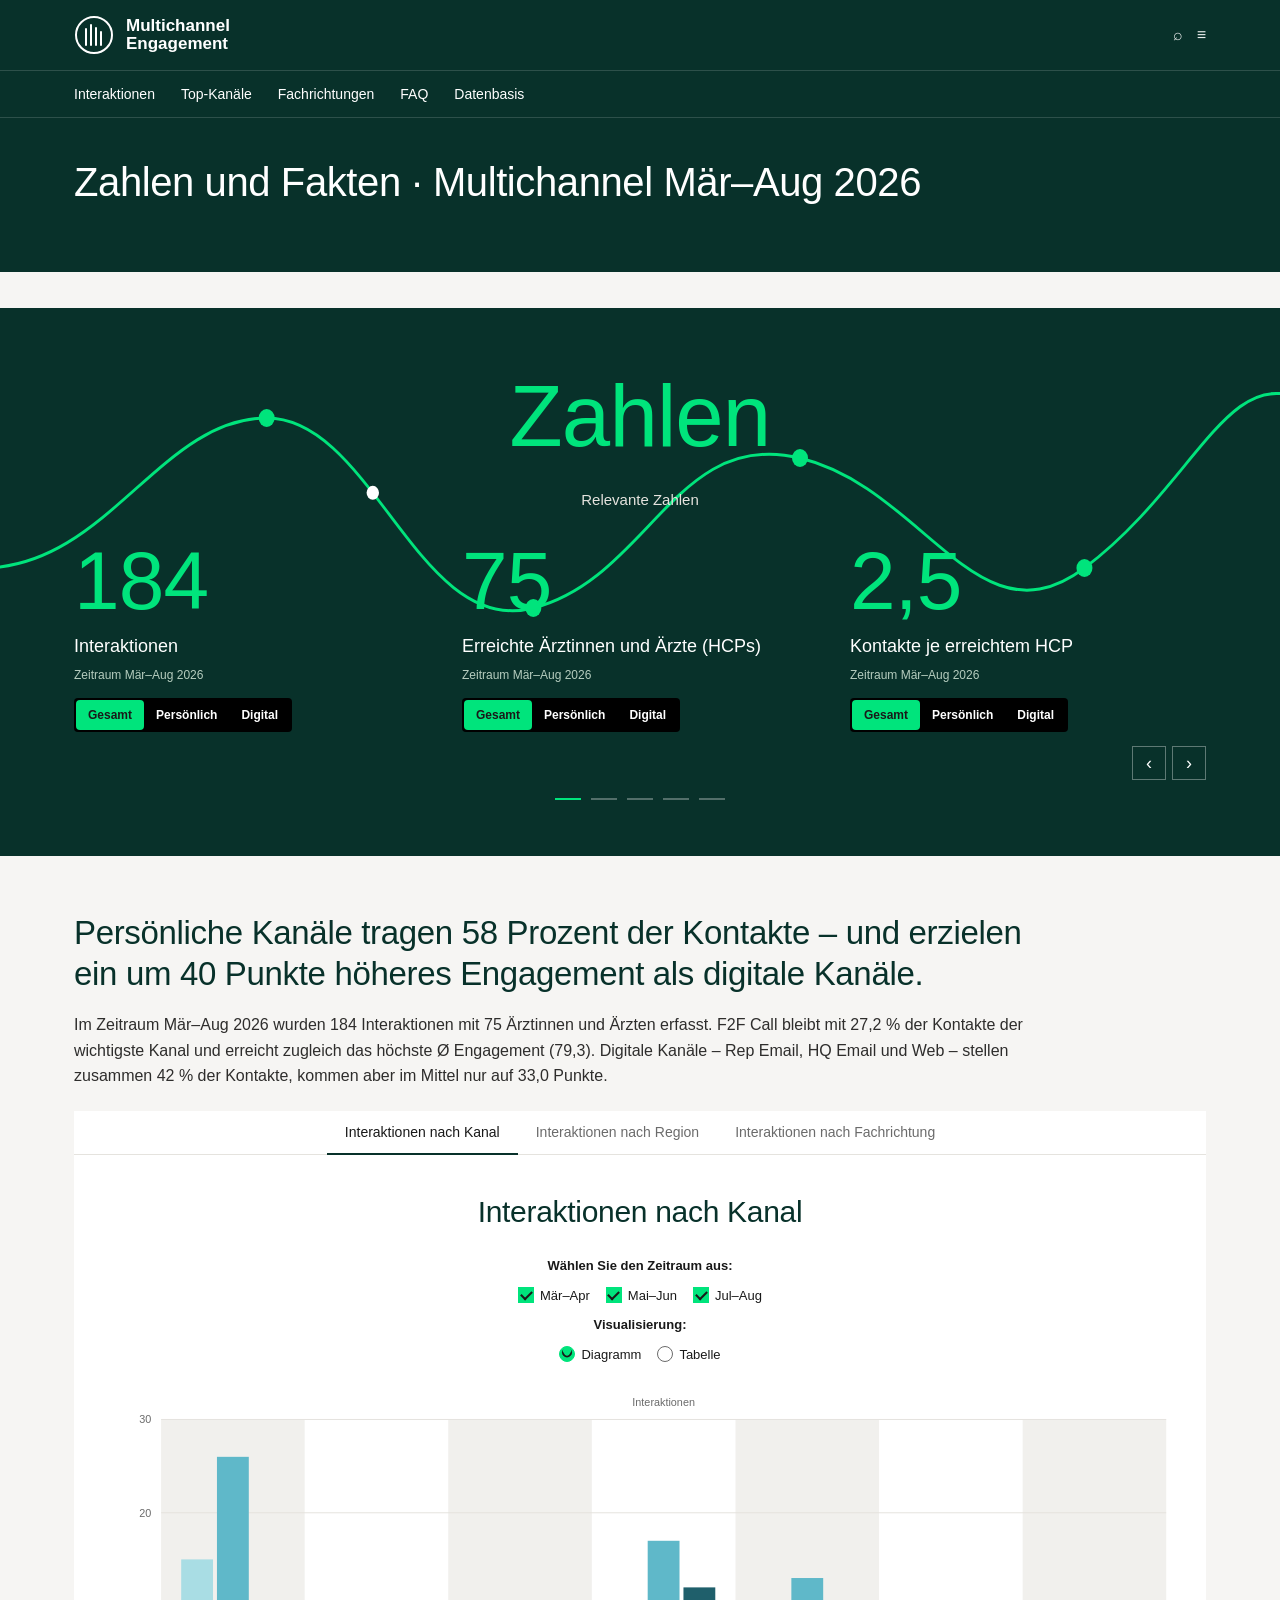
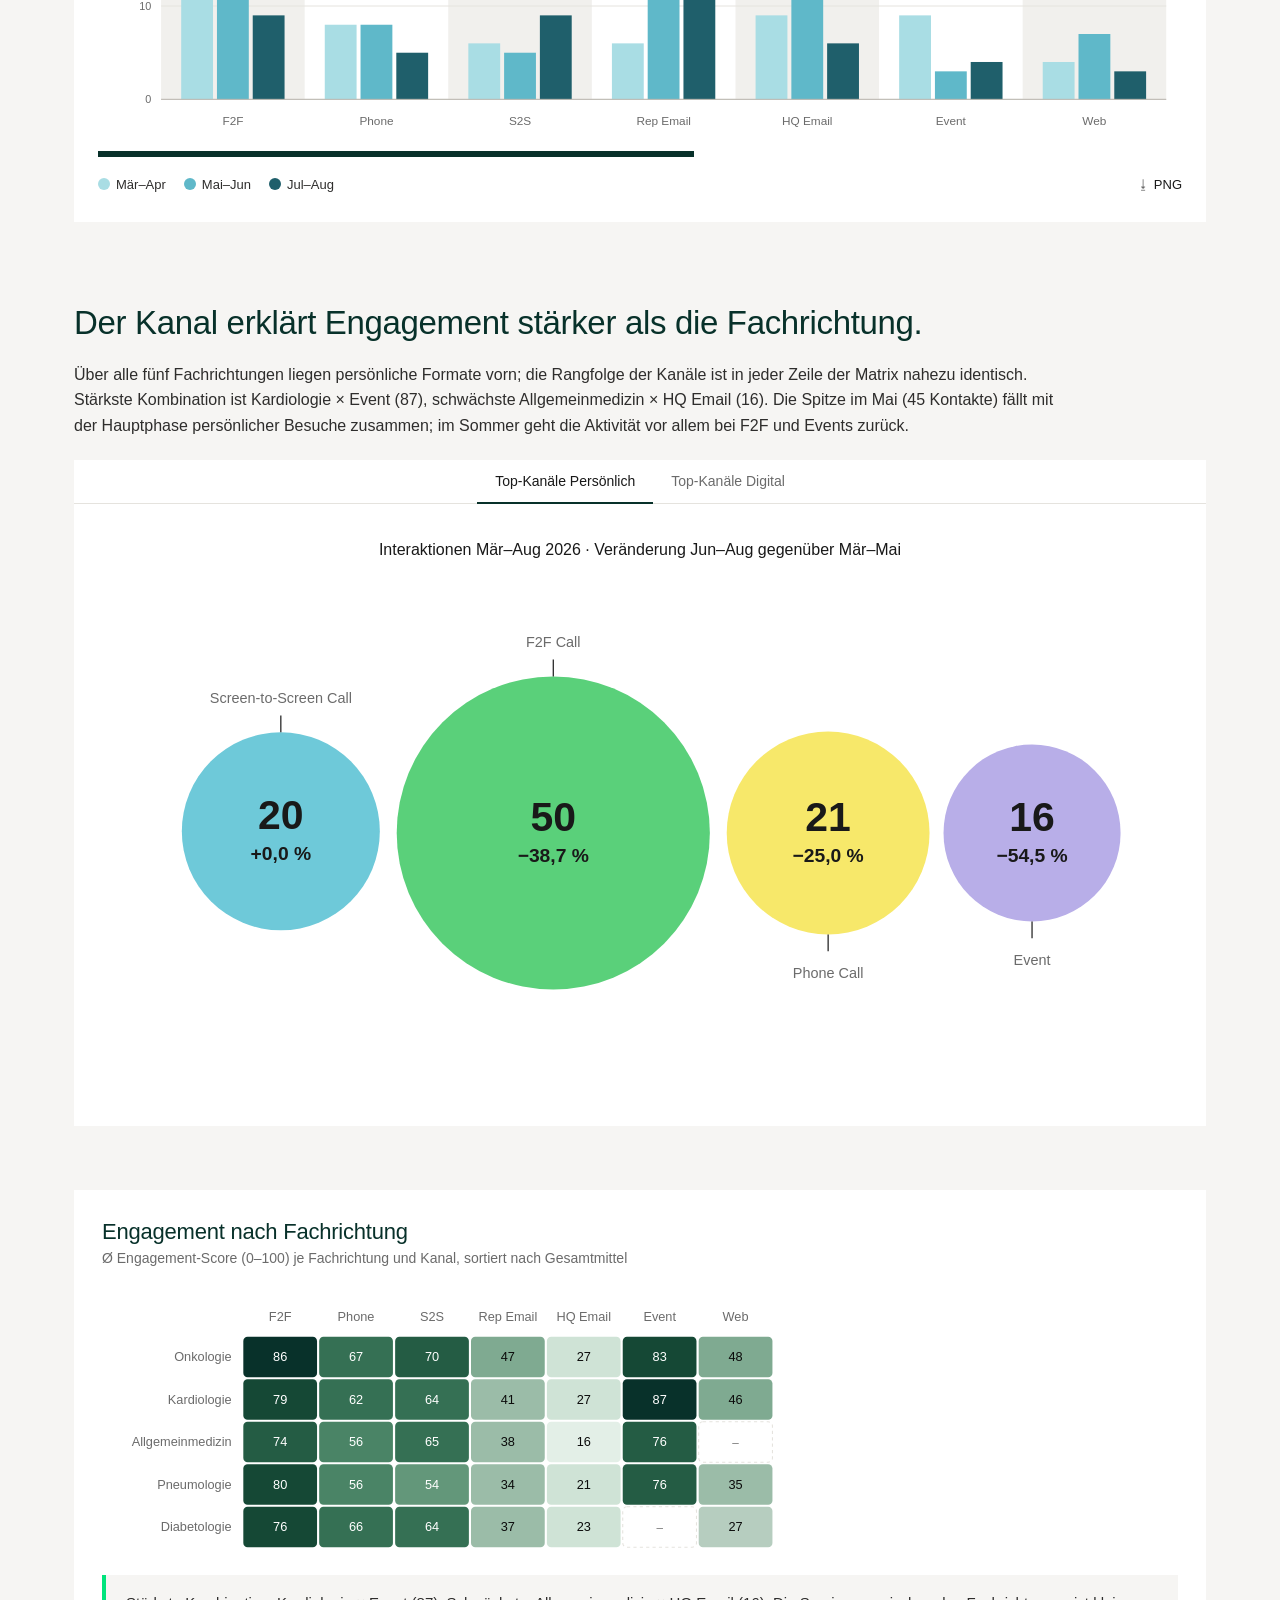
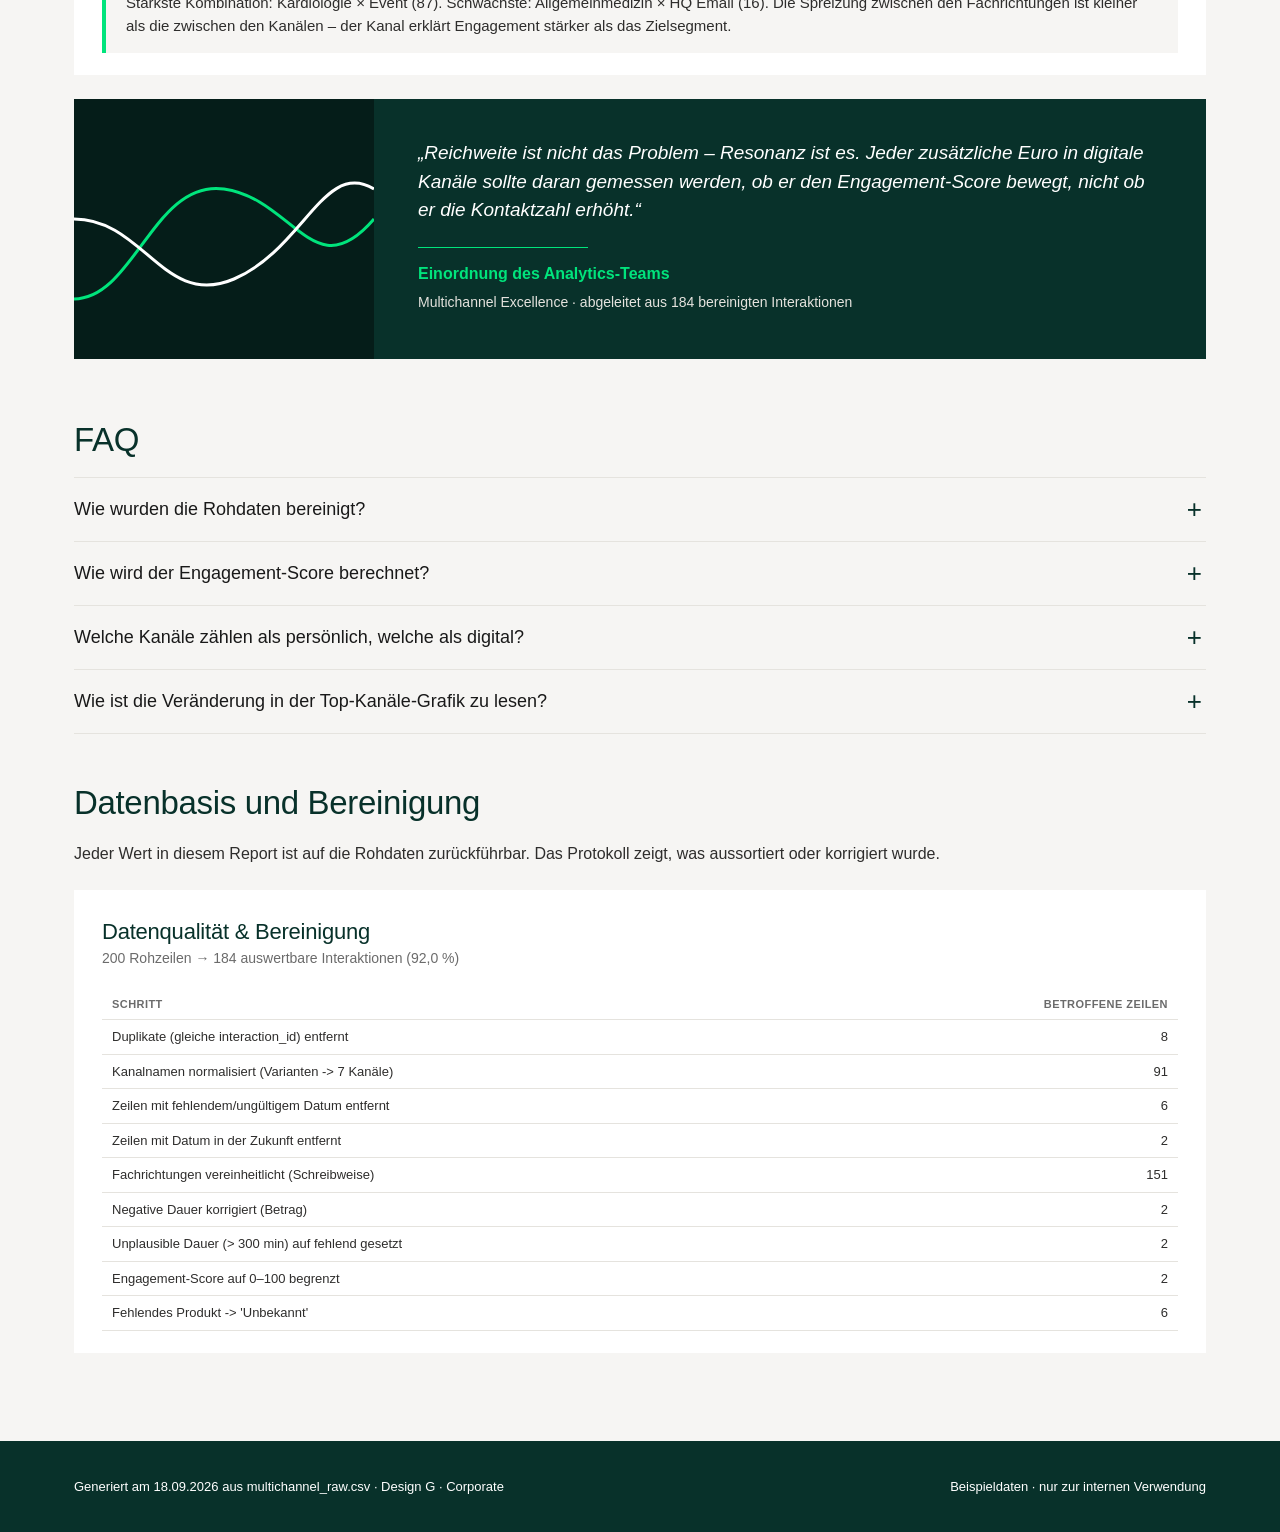
<file: src/agenticcoding/html_design/report_boehringer_1.html>
<!DOCTYPE html><html lang="de"><head><meta charset="utf-8"><meta name="viewport" content="width=device-width,initial-scale=1">
<title>Multichannel-Engagement Report – Boehringer Corporate</title><style>
*{box-sizing:border-box}body{margin:0;-webkit-font-smoothing:antialiased}
.chart{width:100%;height:auto;display:block;overflow:visible}.chart-heat{max-width:680px}
.chart .grid{stroke:var(--grid);stroke-width:1}.chart .axis{stroke:var(--axis);stroke-width:1}
.chart .tick{fill:var(--text-muted);font-size:11px}.chart .label{fill:var(--text-secondary);font-size:12px}
.chart .value{fill:var(--text-primary);font-size:11.5px;font-variant-numeric:tabular-nums}
.chart .mark{cursor:default;transition:opacity .12s}.chart:hover .mark{opacity:.55}.chart .mark:hover{opacity:1}
.chart .cell-empty{fill:none;stroke:var(--grid);stroke-dasharray:3 3}
.legend{list-style:none;display:flex;flex-wrap:wrap;gap:6px 16px;padding:0;margin:0 0 12px;font-size:12px;color:var(--text-secondary)}
.legend i{display:inline-block;width:10px;height:10px;border-radius:3px;margin-right:6px;vertical-align:-1px}
.tooltip{position:fixed;pointer-events:none;z-index:9;background:var(--tip-bg);color:var(--tip-fg);font-size:12px;
 padding:6px 9px;border-radius:6px;box-shadow:0 4px 14px rgba(0,0,0,.18);opacity:0;transform:translate(-50%,calc(-100% - 10px));transition:opacity .1s;white-space:nowrap}
table{width:100%;border-collapse:collapse;font-size:13px;font-variant-numeric:tabular-nums}
th,td{padding:7px 10px;text-align:right;border-bottom:1px solid var(--grid)}th:first-child,td:first-child{text-align:left}
th{color:var(--text-muted);font-weight:600;font-size:11px;letter-spacing:.04em;text-transform:uppercase}
details summary{cursor:pointer;color:var(--text-secondary);font-size:13px;margin-top:10px}
@media (max-width:720px){.kpis{grid-template-columns:repeat(2,1fr)!important}.grid2{grid-template-columns:1fr!important}}

:root{--bg:#f6f5f3;--card:#fff;--text-primary:#191919;--text-secondary:#2e2d2c;--text-muted:#6b6b6b;--grid:#e5e3de;--axis:#b9b6ae;
 --green:#08312a;--green-deep:#051d19;--accent:#00e47c;--sage:#b6cdbf;--stone:#e5e3de;
 --tip-bg:#08312a;--tip-fg:#fff;
 --ch-1:#08312a;--ch-2:#00b862;--ch-3:#6b8375;--ch-4:#b6cdbf;--ch-5:#e0a100;--ch-6:#2a78d6;--ch-7:#c2410c}
body{font-family:"Boehringer Text",Inter,"Helvetica Neue",Helvetica,Arial,sans-serif;background:var(--bg);color:var(--text-primary);line-height:1.5;font-size:16px}
h1,h2,h3,.big,.num{font-family:"Boehringer Headline",Inter,"Helvetica Neue",Helvetica,Arial,sans-serif;letter-spacing:-.01em}
.wrap{max-width:1180px;margin:0 auto;padding:0 24px}
.top{background:var(--green);color:#fff}
.top .bar{height:70px;display:flex;align-items:center;justify-content:space-between}
.logo{display:flex;align-items:center;gap:12px;font-family:"Boehringer Headline",Inter,Helvetica,Arial,sans-serif;font-weight:600;font-size:17px;line-height:1.05}
.logo svg{width:40px;height:40px}
.top .icons{display:flex;gap:18px;opacity:.9}
.subnav{border-top:1px solid rgba(255,255,255,.15);border-bottom:1px solid rgba(255,255,255,.15)}
.subnav .wrap{display:flex;gap:26px;height:46px;align-items:center;font-size:14px}.subnav a{color:#fff;text-decoration:none}
.top h1{margin:0;padding:34px 0 60px;font-size:40px;font-weight:500;color:#fff}
.gap{height:36px}
.panel{background:var(--green);color:#fff;position:relative;overflow:hidden;padding:64px 0 56px}
.panel.deep{background:var(--green-deep)}
.panel .waves{position:absolute;left:0;right:0;top:0;height:420px;width:100%;pointer-events:none}
.panel .big{position:relative;text-align:center;font-size:87px;font-weight:400;color:var(--accent);margin:0 0 150px;line-height:1}
.panel .nums{position:relative;display:grid;grid-template-columns:repeat(3,1fr);gap:32px}
.panel .num{font-size:82px;font-weight:400;color:var(--accent);line-height:1;margin:0 0 12px;font-variant-numeric:tabular-nums}
.panel .lbl{font-size:18px;line-height:1.35;color:#fff;margin:0 0 18px;max-width:300px}
.seg{display:inline-flex;background:#000;padding:2px;border-radius:4px}
.seg button{background:transparent;border:0;color:#fff;font:600 12px/1 "Boehringer Text",Inter,Helvetica,Arial,sans-serif;padding:9px 12px;border-radius:4px;cursor:pointer}
.seg button.on{background:var(--accent);color:#191919}
.statement{padding:56px 0 8px}
.statement h2{margin:0 0 18px;font-size:33px;font-weight:500;color:var(--green);max-width:980px;line-height:1.25}
.statement p{margin:0 0 14px;max-width:980px;font-size:16px;line-height:1.6;color:var(--text-secondary)}
.section{padding:40px 0 8px}
.section h2{font-size:33px;font-weight:500;color:var(--green);margin:0 0 18px;line-height:1.25}
.section .lead{margin:0 0 24px;color:var(--text-secondary);font-size:16px;line-height:1.6;max-width:980px}
.grid2{display:grid;grid-template-columns:1fr 1fr;gap:24px}
.card{background:#fff;padding:28px 28px 22px;margin-bottom:24px}
.card h2{font-size:22px;font-weight:500;margin:0 0 2px;color:var(--green)}
.card .sub{margin:0 0 20px;color:var(--text-muted);font-size:14px}
.insight{margin:18px 0 0;padding:16px 20px;background:var(--bg);border-left:4px solid var(--accent);font-size:15px;line-height:1.55;color:var(--text-secondary)}
.quote{display:grid;grid-template-columns:300px 1fr;background:var(--green);color:#fff;margin:24px 0 0}
.quote .vis{background:var(--green-deep);position:relative;min-height:260px}
.quote .vis svg{position:absolute;inset:0;width:100%;height:100%}
.quote .txt{padding:40px 44px}
.quote .txt p.q{font-style:italic;font-size:19px;line-height:1.5;margin:0 0 22px}
.quote .txt .rule{width:170px;height:1px;background:var(--accent);margin:0 0 14px}
.quote .txt b{color:var(--accent);font-weight:600;display:block;margin-bottom:4px}.quote .txt small{font-size:14px;color:#e5e3de}
.chart .tick,.chart .label{fill:var(--text-muted)}.chart .value{fill:var(--text-primary)}
.legend{font-size:13px;color:var(--text-secondary)}.legend i{border-radius:0}
th{color:var(--text-muted)}td{color:var(--text-secondary)}
details summary{color:var(--text-primary);font-weight:600;font-size:14px}details summary:after{content:" ›";color:var(--green)}
footer{background:var(--green);color:#fff;padding:36px 0;margin-top:56px;font-size:13px}
footer .wrap{display:flex;justify-content:space-between;flex-wrap:wrap;gap:12px}
/* --- Zahlen-Karussell (Relevante Zahlen) --- */
.panel .sub-k{position:relative;text-align:center;color:#e5e3de;font-size:15px;margin:-120px 0 28px}
.carousel{position:relative}
.track{display:grid;grid-auto-flow:column;grid-auto-columns:calc((100% - 64px)/3);gap:32px;overflow-x:auto;scroll-snap-type:x mandatory;scrollbar-width:none;padding-bottom:6px}
.track::-webkit-scrollbar{display:none}.track>div{scroll-snap-align:start}
.car-nav{display:flex;justify-content:flex-end;gap:6px;margin-top:8px}
.car-nav button{width:34px;height:34px;border:1px solid rgba(255,255,255,.35);background:transparent;color:#fff;cursor:pointer;font-size:18px;line-height:1}
.car-nav button:hover{border-color:var(--accent);color:var(--accent)}
.dots-ind{display:flex;justify-content:center;gap:10px;margin:18px 0 0}.dots-ind i{width:26px;height:2px;background:rgba(255,255,255,.3)}.dots-ind i.on{background:var(--accent)}
.panel .num-note{font-size:12px;color:var(--sage);margin:-10px 0 14px}
.waves .pk{fill:var(--accent);opacity:0;transition:opacity .5s 2s}.in .waves .pk{opacity:1}
/* --- Tab-Modul (Umsatzerlöse nach ...) --- */
.module{background:#fff;padding:0 0 28px;margin-bottom:24px}
.tabs{display:flex;justify-content:center;gap:0;border-bottom:1px solid var(--grid);margin:0 0 34px}
.tabs button{background:none;border:0;border-bottom:2px solid transparent;padding:14px 18px;font:500 14px/1 "Boehringer Text",Inter,Helvetica,Arial,sans-serif;color:var(--text-muted);cursor:pointer;margin-bottom:-1px}
.tabs button.on{color:var(--text-primary);border-bottom-color:var(--green)}
.module h3{text-align:center;font-size:30px;font-weight:500;color:var(--green);margin:0 0 22px}
.ctrls{display:flex;flex-direction:column;align-items:center;gap:10px;font-size:13px;margin-bottom:20px}
.ctrls .row{display:flex;align-items:center;gap:16px}.ctrls b{font-weight:600}
.chk{display:inline-flex;align-items:center;gap:6px;cursor:pointer}
.chk input{appearance:none;width:16px;height:16px;border:1px solid var(--text-muted);background:#fff;display:inline-grid;place-items:center;margin:0}
.chk input:checked{background:var(--accent);border-color:var(--accent)}.chk input:checked:after{content:"";width:9px;height:5px;border:2px solid #191919;border-top:0;border-right:0;transform:rotate(-45deg) translate(1px,-1px)}
.rad input{appearance:none;width:16px;height:16px;border:1px solid var(--text-muted);border-radius:50%;margin:0;display:inline-grid;place-items:center}
.rad input:checked{border-color:var(--accent)}.rad input:checked:after{content:"";width:8px;height:8px;border-radius:50%;background:var(--accent)}
.module .pane{padding:0 24px}
.module .rule{height:6px;background:var(--green);width:55%;margin:12px 0 18px}
.module .foot{display:flex;justify-content:space-between;align-items:center;font-size:13px;color:var(--text-secondary);padding:0 24px}
.module .foot .lg{display:flex;gap:18px}.module .foot .lg i{display:inline-block;width:12px;height:12px;border-radius:50%;margin-right:6px;vertical-align:-1px}
.module .foot a{color:var(--text-primary);text-decoration:none;font-weight:500;cursor:pointer}.module .foot a:before{content:"⭳ ";color:var(--text-muted)}
.module table{max-width:760px;margin:0 auto}
.module .view[hidden]{display:none}
:root{--band:#f1f0ed}
.chart.grouped .gbar{transition:x .35s ease,width .35s ease,opacity .3s}
.chart.grouped .gbar.off{opacity:0;pointer-events:none}
.bubbles .bub{transform-box:fill-box;transform-origin:center;transform:scale(0);opacity:0;transition:transform .7s cubic-bezier(.2,.8,.2,1.1) calc(var(--i,0)*120ms),opacity .4s calc(var(--i,0)*120ms)}
.in .bubbles .bub{transform:none;opacity:1}
.bubbles .bub:hover circle{filter:brightness(.95)}
/* --- FAQ --- */
.faq{padding:48px 0 8px}.faq h2{font-size:33px;font-weight:500;color:var(--green);margin:0 0 12px}
.faq details{border-top:1px solid var(--grid);padding:0}.faq details:last-child{border-bottom:1px solid var(--grid)}
.faq summary{list-style:none;padding:18px 40px 18px 0;font-size:18px;font-weight:500;color:var(--text-primary);position:relative;cursor:pointer;margin:0}
.faq summary::-webkit-details-marker{display:none}.faq summary:after{content:"+";position:absolute;right:4px;top:12px;font-size:26px;font-weight:300;color:var(--green)}
.faq details[open] summary:after{content:"–"}.faq details p{margin:0 0 20px;max-width:900px;color:var(--text-secondary);line-height:1.6}
@media (max-width:900px){.track{grid-auto-columns:calc(100% - 20px)}.panel .sub-k{margin-top:-60px}.panel .big{font-size:52px;margin-bottom:90px}.panel .nums{grid-template-columns:1fr}.panel .num{font-size:60px}.quote{grid-template-columns:1fr}.subnav .wrap{overflow:auto}.top h1{font-size:30px}}

/* ---- Bewegung: erst beim Sichtbarwerden (.in), reduziert bei prefers-reduced-motion ---- */
.chart .hbar{transform-box:fill-box;transform-origin:left center;transform:scaleX(0);transition:transform .9s cubic-bezier(.2,.7,.2,1) calc(var(--i,0)*70ms)}
.chart .bar-g{transform-box:fill-box;transform-origin:center bottom;transform:scaleY(0);transition:transform .9s cubic-bezier(.2,.7,.2,1) calc(var(--i,0)*90ms)}
.chart .cell{transform-box:fill-box;transform-origin:center;transform:scale(.6);opacity:0;transition:transform .5s ease-out calc(var(--i,0)*18ms),opacity .5s ease-out calc(var(--i,0)*18ms)}
.chart .fade{opacity:0;transition:opacity .5s ease-out calc(.6s + var(--i,0)*70ms)}
.in .chart .hbar,.in .chart .bar-g{transform:none}.in .chart .cell{transform:none;opacity:1}.in .chart .fade{opacity:1}
.in .chart .mark{transition-property:transform,opacity}.chart:hover .mark{transition:opacity .12s}
.num{transition:color .3s}.num.tick{animation:numpulse .5s ease-out}
@keyframes numpulse{0%{opacity:.35;transform:translateY(6px)}100%{opacity:1;transform:none}}
.waves path{stroke-dasharray:2400;stroke-dashoffset:2400}
.in .waves path{animation:draw 2.4s cubic-bezier(.4,0,.2,1) forwards,drift 9s ease-in-out 2.4s infinite alternate}
.in .waves path:nth-child(2){animation-delay:.3s,2.7s;animation-direction:normal,alternate-reverse}
@keyframes draw{to{stroke-dashoffset:0}}
@keyframes drift{from{transform:translateY(0)}to{transform:translateY(-14px)}}
.waves .dot{opacity:0}.in .waves .dot{opacity:1;transition:opacity .4s 2.2s}
.quote .vis path{stroke-dasharray:600;stroke-dashoffset:600}.in .quote .vis path,.quote.in .vis path{animation:draw 1.8s ease-out forwards}
.panel .big{opacity:0;transform:translateY(16px);transition:opacity .8s ease-out,transform .8s ease-out}.in .big{opacity:1;transform:none}
@media (prefers-reduced-motion:reduce){.chart .hbar,.chart .bar-g,.chart .cell,.chart .fade,.panel .big{transition:none;transform:none;opacity:1}
 .waves path{stroke-dashoffset:0;animation:none!important}.waves .dot{opacity:1}.quote .vis path{stroke-dashoffset:0;animation:none!important}.num.tick{animation:none}}
</style></head><body>
<div class="top"><div class="wrap bar"><div class="logo"><svg viewBox="0 0 40 40" fill="none" stroke="#fff" stroke-width="2"><circle cx="20" cy="20" r="18"/><path d="M12 30V14M17 30V10M22 30V13M27 30V17" stroke-linecap="round"/></svg><span>Multichannel<br>Engagement</span></div><div class="icons">⌕ &nbsp; ≡</div></div>
<div class="subnav"><div class="wrap"><a href="#a1">Interaktionen</a><a href="#a2">Top-Kanäle</a><a href="#a3">Fachrichtungen</a><a href="#faq">FAQ</a><a href="#quality">Datenbasis</a></div></div>
<div class="wrap"><h1>Zahlen und Fakten · Multichannel Mär–Aug 2026</h1></div></div>
<div class="gap"></div>

<section class="panel"><div class="wrap"><svg class="waves" viewBox="0 0 1440 420" preserveAspectRatio="none" aria-hidden="true">
<path id="wg" d="M-20,260 C120,260 180,110 300,110 S470,330 600,300 S760,120 900,150 S1100,340 1220,260 S1380,60 1460,90" fill="none" stroke="#00e47c" stroke-width="3"/>
<circle class="pk" cx="300" cy="110" r="9"/><circle class="pk" cx="600" cy="300" r="9"/><circle class="pk" cx="900" cy="150" r="9"/><circle class="pk" cx="1220" cy="260" r="9"/>
<circle class="dot" r="7" fill="#fff"><animateMotion dur="16s" repeatCount="indefinite" keyPoints="0;1;0" keyTimes="0;0.5;1" calcMode="linear"><mpath href="#wg"/></animateMotion></circle></svg><h2 class="big">Zahlen</h2><p class="sub-k">Relevante Zahlen</p>
<div class="carousel"><div class="track"><div><p class="num sw" data-gesamt="184" data-persoenlich="107" data-digital="77" data-val="184" data-dec="0" data-suffix="">184</p><p class="lbl">Interaktionen</p><p class="num-note">Zeitraum Mär–Aug 2026</p><div class="seg" role="tablist"><button class="on" data-seg="gesamt">Gesamt</button><button data-seg="persoenlich">Persönlich</button><button data-seg="digital">Digital</button></div></div><div><p class="num sw" data-gesamt="75" data-persoenlich="65" data-digital="49" data-val="75" data-dec="0" data-suffix="">75</p><p class="lbl">Erreichte Ärztinnen und Ärzte (HCPs)</p><p class="num-note">Zeitraum Mär–Aug 2026</p><div class="seg" role="tablist"><button class="on" data-seg="gesamt">Gesamt</button><button data-seg="persoenlich">Persönlich</button><button data-seg="digital">Digital</button></div></div><div><p class="num sw" data-gesamt="2.5" data-persoenlich="1.6" data-digital="1.6" data-val="2.5" data-dec="1" data-suffix="">2,5</p><p class="lbl">Kontakte je erreichtem HCP</p><p class="num-note">Zeitraum Mär–Aug 2026</p><div class="seg" role="tablist"><button class="on" data-seg="gesamt">Gesamt</button><button data-seg="persoenlich">Persönlich</button><button data-seg="digital">Digital</button></div></div><div><p class="num sw" data-gesamt="56.3" data-persoenlich="73.1" data-digital="33.0" data-val="56.3" data-dec="1" data-suffix="">56,3</p><p class="lbl">Ø Engagement-Score (0–100)</p><p class="num-note">Zeitraum Mär–Aug 2026</p><div class="seg" role="tablist"><button class="on" data-seg="gesamt">Gesamt</button><button data-seg="persoenlich">Persönlich</button><button data-seg="digital">Digital</button></div></div><div><p class="num" data-val="47.6" data-dec="1" data-suffix=" %">47,6 %</p><p class="lbl">E-Mail-Öffnungsrate, Rep- und HQ-Mailings</p><p class="num-note">Zeitraum Mär–Aug 2026</p></div><div><p class="num" data-val="63.3" data-dec="1" data-suffix=" %">63,3 %</p><p class="lbl">Klickrate auf geöffnete E-Mails</p><p class="num-note">Zeitraum Mär–Aug 2026</p></div><div><p class="num" data-val="28.3" data-dec="1" data-suffix=" min">28,3 min</p><p class="lbl">Ø Dauer persönlicher Kontakte (Calls, Events)</p><p class="num-note">Zeitraum Mär–Aug 2026</p></div></div>
<div class="car-nav"><button class="prev" aria-label="zurück">‹</button><button class="next" aria-label="weiter">›</button></div><div class="dots-ind"></div></div></div></section>

<section class="statement"><div class="wrap">
<h2>Persönliche Kanäle tragen 58 Prozent der Kontakte – und erzielen ein um 40 Punkte höheres Engagement als digitale Kanäle.</h2>
<p>Im Zeitraum Mär–Aug 2026 wurden 184 Interaktionen mit 75 Ärztinnen und Ärzten erfasst. F2F Call bleibt mit 27,2 % der Kontakte der wichtigste Kanal und erreicht zugleich das höchste Ø Engagement (79,3). Digitale Kanäle – Rep Email, HQ Email und Web – stellen zusammen 42 % der Kontakte, kommen aber im Mittel nur auf 33,0 Punkte.</p>
</div></section>
<div class="wrap">
<section class="module" id="a1"><div class="tabs"><button class="on" data-pane="kanal">Interaktionen nach Kanal</button><button class="" data-pane="region">Interaktionen nach Region</button><button class="" data-pane="fach">Interaktionen nach Fachrichtung</button></div><div class="pane" data-pane="kanal" ><h3>Interaktionen nach Kanal</h3><div class="ctrls"><div class="row"><b>Wählen Sie den Zeitraum aus:</b></div><div class="row"><label class="chk"><input type="checkbox" value="0" checked>Mär–Apr</label><label class="chk"><input type="checkbox" value="1" checked>Mai–Jun</label><label class="chk"><input type="checkbox" value="2" checked>Jul–Aug</label></div><div class="row"><b>Visualisierung:</b></div><div class="row"><label class="chk rad"><input type="radio" name="view-kanal" value="chart" checked>Diagramm</label><label class="chk rad"><input type="radio" name="view-kanal" value="table">Tabelle</label></div></div><div class="view" data-view="chart"><svg class="chart grouped" viewBox="0 0 1100 360" role="img" aria-label="Interaktionen">
<rect x="64.0" y="36" width="145.7" height="284" fill="var(--band)"/>
<rect x="355.4" y="36" width="145.7" height="284" fill="var(--band)"/>
<rect x="646.9" y="36" width="145.7" height="284" fill="var(--band)"/>
<rect x="938.3" y="36" width="145.7" height="284" fill="var(--band)"/>
<line class="grid" x1="64" y1="320.0" x2="1084" y2="320.0"/>
<text class="tick" x="54" y="324.0" text-anchor="end">0</text>
<line class="grid" x1="64" y1="225.3" x2="1084" y2="225.3"/>
<text class="tick" x="54" y="229.3" text-anchor="end">10</text>
<line class="grid" x1="64" y1="130.7" x2="1084" y2="130.7"/>
<text class="tick" x="54" y="134.7" text-anchor="end">20</text>
<line class="grid" x1="64" y1="36.0" x2="1084" y2="36.0"/>
<text class="tick" x="54" y="40.0" text-anchor="end">30</text>
<text class="tick" x="574.0" y="22" text-anchor="middle">Interaktionen</text>
<g class="grp" data-x0="64.0" data-w="145.7" data-base="320">
<rect class="mark gbar" data-s="0" data-tip="F2F · Mär–Apr: 15" x="0" y="178.0" width="10" height="142.0" fill="#a9dde4"/>
<rect class="mark gbar" data-s="1" data-tip="F2F · Mai–Jun: 26" x="0" y="73.9" width="10" height="246.1" fill="#5fb8c9"/>
<rect class="mark gbar" data-s="2" data-tip="F2F · Jul–Aug: 9" x="0" y="234.8" width="10" height="85.2" fill="#1f5f6b"/>
</g>
<text class="label" x="136.9" y="346" text-anchor="middle">F2F</text>
<g class="grp" data-x0="209.7" data-w="145.7" data-base="320">
<rect class="mark gbar" data-s="0" data-tip="Phone · Mär–Apr: 8" x="0" y="244.3" width="10" height="75.7" fill="#a9dde4"/>
<rect class="mark gbar" data-s="1" data-tip="Phone · Mai–Jun: 8" x="0" y="244.3" width="10" height="75.7" fill="#5fb8c9"/>
<rect class="mark gbar" data-s="2" data-tip="Phone · Jul–Aug: 5" x="0" y="272.7" width="10" height="47.3" fill="#1f5f6b"/>
</g>
<text class="label" x="282.6" y="346" text-anchor="middle">Phone</text>
<g class="grp" data-x0="355.4" data-w="145.7" data-base="320">
<rect class="mark gbar" data-s="0" data-tip="S2S · Mär–Apr: 6" x="0" y="263.2" width="10" height="56.8" fill="#a9dde4"/>
<rect class="mark gbar" data-s="1" data-tip="S2S · Mai–Jun: 5" x="0" y="272.7" width="10" height="47.3" fill="#5fb8c9"/>
<rect class="mark gbar" data-s="2" data-tip="S2S · Jul–Aug: 9" x="0" y="234.8" width="10" height="85.2" fill="#1f5f6b"/>
</g>
<text class="label" x="428.3" y="346" text-anchor="middle">S2S</text>
<g class="grp" data-x0="501.1" data-w="145.7" data-base="320">
<rect class="mark gbar" data-s="0" data-tip="Rep Email · Mär–Apr: 6" x="0" y="263.2" width="10" height="56.8" fill="#a9dde4"/>
<rect class="mark gbar" data-s="1" data-tip="Rep Email · Mai–Jun: 17" x="0" y="159.1" width="10" height="160.9" fill="#5fb8c9"/>
<rect class="mark gbar" data-s="2" data-tip="Rep Email · Jul–Aug: 12" x="0" y="206.4" width="10" height="113.6" fill="#1f5f6b"/>
</g>
<text class="label" x="574.0" y="346" text-anchor="middle">Rep Email</text>
<g class="grp" data-x0="646.9" data-w="145.7" data-base="320">
<rect class="mark gbar" data-s="0" data-tip="HQ Email · Mär–Apr: 9" x="0" y="234.8" width="10" height="85.2" fill="#a9dde4"/>
<rect class="mark gbar" data-s="1" data-tip="HQ Email · Mai–Jun: 13" x="0" y="196.9" width="10" height="123.1" fill="#5fb8c9"/>
<rect class="mark gbar" data-s="2" data-tip="HQ Email · Jul–Aug: 6" x="0" y="263.2" width="10" height="56.8" fill="#1f5f6b"/>
</g>
<text class="label" x="719.7" y="346" text-anchor="middle">HQ Email</text>
<g class="grp" data-x0="792.6" data-w="145.7" data-base="320">
<rect class="mark gbar" data-s="0" data-tip="Event · Mär–Apr: 9" x="0" y="234.8" width="10" height="85.2" fill="#a9dde4"/>
<rect class="mark gbar" data-s="1" data-tip="Event · Mai–Jun: 3" x="0" y="291.6" width="10" height="28.4" fill="#5fb8c9"/>
<rect class="mark gbar" data-s="2" data-tip="Event · Jul–Aug: 4" x="0" y="282.1" width="10" height="37.9" fill="#1f5f6b"/>
</g>
<text class="label" x="865.4" y="346" text-anchor="middle">Event</text>
<g class="grp" data-x0="938.3" data-w="145.7" data-base="320">
<rect class="mark gbar" data-s="0" data-tip="Web · Mär–Apr: 4" x="0" y="282.1" width="10" height="37.9" fill="#a9dde4"/>
<rect class="mark gbar" data-s="1" data-tip="Web · Mai–Jun: 7" x="0" y="253.7" width="10" height="66.3" fill="#5fb8c9"/>
<rect class="mark gbar" data-s="2" data-tip="Web · Jul–Aug: 3" x="0" y="291.6" width="10" height="28.4" fill="#1f5f6b"/>
</g>
<text class="label" x="1011.1" y="346" text-anchor="middle">Web</text>
<line class="axis" x1="64" y1="320" x2="1084" y2="320"/>
</svg><div class="rule"></div></div><div class="view" data-view="table" hidden><table><thead><tr><th></th><th>Mär–Apr</th><th>Mai–Jun</th><th>Jul–Aug</th></tr></thead><tbody><tr><td>F2F</td><td>15</td><td>26</td><td>9</td></tr><tr><td>Phone</td><td>8</td><td>8</td><td>5</td></tr><tr><td>S2S</td><td>6</td><td>5</td><td>9</td></tr><tr><td>Rep Email</td><td>6</td><td>17</td><td>12</td></tr><tr><td>HQ Email</td><td>9</td><td>13</td><td>6</td></tr><tr><td>Event</td><td>9</td><td>3</td><td>4</td></tr><tr><td>Web</td><td>4</td><td>7</td><td>3</td></tr></tbody></table></div></div><div class="pane" data-pane="region" hidden><h3>Interaktionen nach Region</h3><div class="ctrls"><div class="row"><b>Wählen Sie den Zeitraum aus:</b></div><div class="row"><label class="chk"><input type="checkbox" value="0" checked>Mär–Apr</label><label class="chk"><input type="checkbox" value="1" checked>Mai–Jun</label><label class="chk"><input type="checkbox" value="2" checked>Jul–Aug</label></div><div class="row"><b>Visualisierung:</b></div><div class="row"><label class="chk rad"><input type="radio" name="view-region" value="chart" checked>Diagramm</label><label class="chk rad"><input type="radio" name="view-region" value="table">Tabelle</label></div></div><div class="view" data-view="chart"><svg class="chart grouped" viewBox="0 0 1100 360" role="img" aria-label="Interaktionen">
<rect x="64.0" y="36" width="255.0" height="284" fill="var(--band)"/>
<rect x="574.0" y="36" width="255.0" height="284" fill="var(--band)"/>
<line class="grid" x1="64" y1="320.0" x2="1084" y2="320.0"/>
<text class="tick" x="54" y="324.0" text-anchor="end">0</text>
<line class="grid" x1="64" y1="225.3" x2="1084" y2="225.3"/>
<text class="tick" x="54" y="229.3" text-anchor="end">10</text>
<line class="grid" x1="64" y1="130.7" x2="1084" y2="130.7"/>
<text class="tick" x="54" y="134.7" text-anchor="end">20</text>
<line class="grid" x1="64" y1="36.0" x2="1084" y2="36.0"/>
<text class="tick" x="54" y="40.0" text-anchor="end">30</text>
<text class="tick" x="574.0" y="22" text-anchor="middle">Interaktionen</text>
<g class="grp" data-x0="64.0" data-w="255.0" data-base="320">
<rect class="mark gbar" data-s="0" data-tip="Nord · Mär–Apr: 11" x="0" y="215.9" width="10" height="104.1" fill="#a9dde4"/>
<rect class="mark gbar" data-s="1" data-tip="Nord · Mai–Jun: 17" x="0" y="159.1" width="10" height="160.9" fill="#5fb8c9"/>
<rect class="mark gbar" data-s="2" data-tip="Nord · Jul–Aug: 14" x="0" y="187.5" width="10" height="132.5" fill="#1f5f6b"/>
</g>
<text class="label" x="191.5" y="346" text-anchor="middle">Nord</text>
<g class="grp" data-x0="319.0" data-w="255.0" data-base="320">
<rect class="mark gbar" data-s="0" data-tip="Ost · Mär–Apr: 23" x="0" y="102.3" width="10" height="217.7" fill="#a9dde4"/>
<rect class="mark gbar" data-s="1" data-tip="Ost · Mai–Jun: 17" x="0" y="159.1" width="10" height="160.9" fill="#5fb8c9"/>
<rect class="mark gbar" data-s="2" data-tip="Ost · Jul–Aug: 13" x="0" y="196.9" width="10" height="123.1" fill="#1f5f6b"/>
</g>
<text class="label" x="446.5" y="346" text-anchor="middle">Ost</text>
<g class="grp" data-x0="574.0" data-w="255.0" data-base="320">
<rect class="mark gbar" data-s="0" data-tip="Süd · Mär–Apr: 10" x="0" y="225.3" width="10" height="94.7" fill="#a9dde4"/>
<rect class="mark gbar" data-s="1" data-tip="Süd · Mai–Jun: 19" x="0" y="140.1" width="10" height="179.9" fill="#5fb8c9"/>
<rect class="mark gbar" data-s="2" data-tip="Süd · Jul–Aug: 8" x="0" y="244.3" width="10" height="75.7" fill="#1f5f6b"/>
</g>
<text class="label" x="701.5" y="346" text-anchor="middle">Süd</text>
<g class="grp" data-x0="829.0" data-w="255.0" data-base="320">
<rect class="mark gbar" data-s="0" data-tip="West · Mär–Apr: 13" x="0" y="196.9" width="10" height="123.1" fill="#a9dde4"/>
<rect class="mark gbar" data-s="1" data-tip="West · Mai–Jun: 26" x="0" y="73.9" width="10" height="246.1" fill="#5fb8c9"/>
<rect class="mark gbar" data-s="2" data-tip="West · Jul–Aug: 13" x="0" y="196.9" width="10" height="123.1" fill="#1f5f6b"/>
</g>
<text class="label" x="956.5" y="346" text-anchor="middle">West</text>
<line class="axis" x1="64" y1="320" x2="1084" y2="320"/>
</svg><div class="rule"></div></div><div class="view" data-view="table" hidden><table><thead><tr><th></th><th>Mär–Apr</th><th>Mai–Jun</th><th>Jul–Aug</th></tr></thead><tbody><tr><td>Nord</td><td>11</td><td>17</td><td>14</td></tr><tr><td>Ost</td><td>23</td><td>17</td><td>13</td></tr><tr><td>Süd</td><td>10</td><td>19</td><td>8</td></tr><tr><td>West</td><td>13</td><td>26</td><td>13</td></tr></tbody></table></div></div><div class="pane" data-pane="fach" hidden><h3>Interaktionen nach Fachrichtung</h3><div class="ctrls"><div class="row"><b>Wählen Sie den Zeitraum aus:</b></div><div class="row"><label class="chk"><input type="checkbox" value="0" checked>Mär–Apr</label><label class="chk"><input type="checkbox" value="1" checked>Mai–Jun</label><label class="chk"><input type="checkbox" value="2" checked>Jul–Aug</label></div><div class="row"><b>Visualisierung:</b></div><div class="row"><label class="chk rad"><input type="radio" name="view-fach" value="chart" checked>Diagramm</label><label class="chk rad"><input type="radio" name="view-fach" value="table">Tabelle</label></div></div><div class="view" data-view="chart"><svg class="chart grouped" viewBox="0 0 1100 360" role="img" aria-label="Interaktionen">
<rect x="64.0" y="36" width="204.0" height="284" fill="var(--band)"/>
<rect x="472.0" y="36" width="204.0" height="284" fill="var(--band)"/>
<rect x="880.0" y="36" width="204.0" height="284" fill="var(--band)"/>
<line class="grid" x1="64" y1="320.0" x2="1084" y2="320.0"/>
<text class="tick" x="54" y="324.0" text-anchor="end">0</text>
<line class="grid" x1="64" y1="249.0" x2="1084" y2="249.0"/>
<text class="tick" x="54" y="253.0" text-anchor="end">5</text>
<line class="grid" x1="64" y1="178.0" x2="1084" y2="178.0"/>
<text class="tick" x="54" y="182.0" text-anchor="end">10</text>
<line class="grid" x1="64" y1="107.0" x2="1084" y2="107.0"/>
<text class="tick" x="54" y="111.0" text-anchor="end">15</text>
<line class="grid" x1="64" y1="36.0" x2="1084" y2="36.0"/>
<text class="tick" x="54" y="40.0" text-anchor="end">20</text>
<text class="tick" x="574.0" y="22" text-anchor="middle">Interaktionen</text>
<g class="grp" data-x0="64.0" data-w="204.0" data-base="320">
<rect class="mark gbar" data-s="0" data-tip="Pneumologie · Mär–Apr: 8" x="0" y="206.4" width="10" height="113.6" fill="#a9dde4"/>
<rect class="mark gbar" data-s="1" data-tip="Pneumologie · Mai–Jun: 20" x="0" y="36.0" width="10" height="284.0" fill="#5fb8c9"/>
<rect class="mark gbar" data-s="2" data-tip="Pneumologie · Jul–Aug: 14" x="0" y="121.2" width="10" height="198.8" fill="#1f5f6b"/>
</g>
<text class="label" x="166.0" y="346" text-anchor="middle">Pneumologie</text>
<g class="grp" data-x0="268.0" data-w="204.0" data-base="320">
<rect class="mark gbar" data-s="0" data-tip="Onkologie · Mär–Apr: 18" x="0" y="64.4" width="10" height="255.6" fill="#a9dde4"/>
<rect class="mark gbar" data-s="1" data-tip="Onkologie · Mai–Jun: 14" x="0" y="121.2" width="10" height="198.8" fill="#5fb8c9"/>
<rect class="mark gbar" data-s="2" data-tip="Onkologie · Jul–Aug: 13" x="0" y="135.4" width="10" height="184.6" fill="#1f5f6b"/>
</g>
<text class="label" x="370.0" y="346" text-anchor="middle">Onkologie</text>
<g class="grp" data-x0="472.0" data-w="204.0" data-base="320">
<rect class="mark gbar" data-s="0" data-tip="Allgemeinmedizin · Mär–Apr: 10" x="0" y="178.0" width="10" height="142.0" fill="#a9dde4"/>
<rect class="mark gbar" data-s="1" data-tip="Allgemeinmedizin · Mai–Jun: 13" x="0" y="135.4" width="10" height="184.6" fill="#5fb8c9"/>
<rect class="mark gbar" data-s="2" data-tip="Allgemeinmedizin · Jul–Aug: 8" x="0" y="206.4" width="10" height="113.6" fill="#1f5f6b"/>
</g>
<text class="label" x="574.0" y="346" text-anchor="middle">Allgemeinmedizin</text>
<g class="grp" data-x0="676.0" data-w="204.0" data-base="320">
<rect class="mark gbar" data-s="0" data-tip="Kardiologie · Mär–Apr: 10" x="0" y="178.0" width="10" height="142.0" fill="#a9dde4"/>
<rect class="mark gbar" data-s="1" data-tip="Kardiologie · Mai–Jun: 15" x="0" y="107.0" width="10" height="213.0" fill="#5fb8c9"/>
<rect class="mark gbar" data-s="2" data-tip="Kardiologie · Jul–Aug: 8" x="0" y="206.4" width="10" height="113.6" fill="#1f5f6b"/>
</g>
<text class="label" x="778.0" y="346" text-anchor="middle">Kardiologie</text>
<g class="grp" data-x0="880.0" data-w="204.0" data-base="320">
<rect class="mark gbar" data-s="0" data-tip="Diabetologie · Mär–Apr: 11" x="0" y="163.8" width="10" height="156.2" fill="#a9dde4"/>
<rect class="mark gbar" data-s="1" data-tip="Diabetologie · Mai–Jun: 17" x="0" y="78.6" width="10" height="241.4" fill="#5fb8c9"/>
<rect class="mark gbar" data-s="2" data-tip="Diabetologie · Jul–Aug: 5" x="0" y="249.0" width="10" height="71.0" fill="#1f5f6b"/>
</g>
<text class="label" x="982.0" y="346" text-anchor="middle">Diabetologie</text>
<line class="axis" x1="64" y1="320" x2="1084" y2="320"/>
</svg><div class="rule"></div></div><div class="view" data-view="table" hidden><table><thead><tr><th></th><th>Mär–Apr</th><th>Mai–Jun</th><th>Jul–Aug</th></tr></thead><tbody><tr><td>Pneumologie</td><td>8</td><td>20</td><td>14</td></tr><tr><td>Onkologie</td><td>18</td><td>14</td><td>13</td></tr><tr><td>Allgemeinmedizin</td><td>10</td><td>13</td><td>8</td></tr><tr><td>Kardiologie</td><td>10</td><td>15</td><td>8</td></tr><tr><td>Diabetologie</td><td>11</td><td>17</td><td>5</td></tr></tbody></table></div></div>
<div class="foot"><div class="lg"><span><i style="background:#a9dde4"></i>Mär–Apr</span><span><i style="background:#5fb8c9"></i>Mai–Jun</span><span><i style="background:#1f5f6b"></i>Jul–Aug</span></div><a class="dl" data-name="interaktionen">PNG</a></div></section></div>

<section class="statement"><div class="wrap">
<h2>Der Kanal erklärt Engagement stärker als die Fachrichtung.</h2>
<p>Über alle fünf Fachrichtungen liegen persönliche Formate vorn; die Rangfolge der Kanäle ist in jeder Zeile der Matrix nahezu identisch. Stärkste Kombination ist Kardiologie × Event (87), schwächste Allgemeinmedizin × HQ Email (16). Die Spitze im Mai (45 Kontakte) fällt mit der Hauptphase persönlicher Besuche zusammen; im Sommer geht die Aktivität vor allem bei F2F und Events zurück.</p>
</div></section>
<div class="wrap">
<section class="module" id="a2"><div class="tabs"><button class="on" data-pane="persoenlich">Top-Kanäle Persönlich</button><button data-pane="digital">Top-Kanäle Digital</button></div>
<div class="pane" data-pane="persoenlich"><p class="sub" style="text-align:center;margin:0 0 6px">Interaktionen Mär–Aug 2026 · Veränderung Jun–Aug gegenüber Mär–Mai</p><svg class="chart bubbles" viewBox="0 0 900 440" role="img" aria-label="Top-Kanäle">
<g class="bub" style="--i:0" data-tip="F2F Call: 50 Interaktionen, −38,7 % Jun–Aug vs. Mär–Mai"><circle class="mark" cx="378.0" cy="220.0" r="130.0" fill="#5ad07a"/><text x="378.0" y="218.0" text-anchor="middle" font-weight="700" font-size="34" fill="#191919">50</text><text x="378.0" y="244.0" text-anchor="middle" font-weight="600" font-size="16" fill="#191919">−38,7 %</text><line x1="378.0" y1="90.0" x2="378.0" y2="76.0" stroke="#191919" stroke-width="1"/><text class="label" x="378.0" y="66.0" text-anchor="middle" fill="#191919">F2F Call</text></g>
<g class="bub" style="--i:1" data-tip="Phone Call: 21 Interaktionen, −25,0 % Jun–Aug vs. Mär–Mai"><circle class="mark" cx="606.2" cy="220.0" r="84.2" fill="#f7e86a"/><text x="606.2" y="218.0" text-anchor="middle" font-weight="700" font-size="34" fill="#191919">21</text><text x="606.2" y="244.0" text-anchor="middle" font-weight="600" font-size="16" fill="#191919">−25,0 %</text><line x1="606.2" y1="304.2" x2="606.2" y2="318.2" stroke="#191919" stroke-width="1"/><text class="label" x="606.2" y="340.2" text-anchor="middle" fill="#191919">Phone Call</text></g>
<g class="bub" style="--i:2" data-tip="Screen-to-Screen Call: 20 Interaktionen, +0,0 % Jun–Aug vs. Mär–Mai"><circle class="mark" cx="151.8" cy="218.6" r="82.2" fill="#6ec9d9"/><text x="151.8" y="216.6" text-anchor="middle" font-weight="700" font-size="34" fill="#191919">20</text><text x="151.8" y="242.6" text-anchor="middle" font-weight="600" font-size="16" fill="#191919">+0,0 %</text><line x1="151.8" y1="136.4" x2="151.8" y2="122.4" stroke="#191919" stroke-width="1"/><text class="label" x="151.8" y="112.4" text-anchor="middle" fill="#191919">Screen-to-Screen Call</text></g>
<g class="bub" style="--i:3" data-tip="Event: 16 Interaktionen, −54,5 % Jun–Aug vs. Mär–Mai"><circle class="mark" cx="775.5" cy="220.0" r="73.5" fill="#b8aee8"/><text x="775.5" y="218.0" text-anchor="middle" font-weight="700" font-size="34" fill="#191919">16</text><text x="775.5" y="244.0" text-anchor="middle" font-weight="600" font-size="16" fill="#191919">−54,5 %</text><line x1="775.5" y1="293.5" x2="775.5" y2="307.5" stroke="#191919" stroke-width="1"/><text class="label" x="775.5" y="329.5" text-anchor="middle" fill="#191919">Event</text></g>
</svg></div>
<div class="pane" data-pane="digital" hidden><p class="sub" style="text-align:center;margin:0 0 6px">Interaktionen Mär–Aug 2026 · Veränderung Jun–Aug gegenüber Mär–Mai</p><svg class="chart bubbles" viewBox="0 0 900 440" role="img" aria-label="Top-Kanäle">
<g class="bub" style="--i:0" data-tip="Rep Email: 35 Interaktionen, +5,9 % Jun–Aug vs. Mär–Mai"><circle class="mark" cx="378.0" cy="220.0" r="130.0" fill="#5ad07a"/><text x="378.0" y="218.0" text-anchor="middle" font-weight="700" font-size="34" fill="#191919">35</text><text x="378.0" y="244.0" text-anchor="middle" font-weight="600" font-size="16" fill="#191919">+5,9 %</text><line x1="378.0" y1="90.0" x2="378.0" y2="76.0" stroke="#191919" stroke-width="1"/><text class="label" x="378.0" y="66.0" text-anchor="middle" fill="#191919">Rep Email</text></g>
<g class="bub" style="--i:1" data-tip="HQ Email: 28 Interaktionen, −13,3 % Jun–Aug vs. Mär–Mai"><circle class="mark" cx="638.3" cy="220.0" r="116.3" fill="#f7e86a"/><text x="638.3" y="218.0" text-anchor="middle" font-weight="700" font-size="34" fill="#191919">28</text><text x="638.3" y="244.0" text-anchor="middle" font-weight="600" font-size="16" fill="#191919">−13,3 %</text><line x1="638.3" y1="336.3" x2="638.3" y2="350.3" stroke="#191919" stroke-width="1"/><text class="label" x="638.3" y="372.3" text-anchor="middle" fill="#191919">HQ Email</text></g>
<g class="bub" style="--i:2" data-tip="Web: 14 Interaktionen, +33,3 % Jun–Aug vs. Mär–Mai"><circle class="mark" cx="151.8" cy="218.6" r="82.2" fill="#6ec9d9"/><text x="151.8" y="216.6" text-anchor="middle" font-weight="700" font-size="34" fill="#191919">14</text><text x="151.8" y="242.6" text-anchor="middle" font-weight="600" font-size="16" fill="#191919">+33,3 %</text><line x1="151.8" y1="136.4" x2="151.8" y2="122.4" stroke="#191919" stroke-width="1"/><text class="label" x="151.8" y="112.4" text-anchor="middle" fill="#191919">Web</text></g>
</svg></div></section><section class="section">
<section class="card" id="a3">
 <h2>Engagement nach Fachrichtung</h2><p class="sub">Ø Engagement-Score (0–100) je Fachrichtung und Kanal, sortiert nach Gesamtmittel</p>
 <svg class="chart chart-heat" viewBox="0 0 640 252" role="img" aria-label="Ø Engagement je Fachrichtung und Kanal">
<text class="label" x="167.7" y="30" text-anchor="middle">F2F</text>
<text class="label" x="239.1" y="30" text-anchor="middle">Phone</text>
<text class="label" x="310.6" y="30" text-anchor="middle">S2S</text>
<text class="label" x="382.0" y="30" text-anchor="middle">Rep Email</text>
<text class="label" x="453.4" y="30" text-anchor="middle">HQ Email</text>
<text class="label" x="524.9" y="30" text-anchor="middle">Event</text>
<text class="label" x="596.3" y="30" text-anchor="middle">Web</text>
<text class="label" x="122" y="68.0" text-anchor="end">Onkologie</text>
<rect class="mark cell" data-tip="Onkologie · F2F Call: Ø Engagement 85,5" style="--i:0" x="133.0" y="45" width="69.4" height="38" rx="4" fill="#08312a"/>
<text x="167.7" y="68.0" text-anchor="middle" font-size="12" fill="#ffffff">86</text>
<rect class="mark cell" data-tip="Onkologie · Phone Call: Ø Engagement 67,2" style="--i:1" x="204.4" y="45" width="69.4" height="38" rx="4" fill="#357054"/>
<text x="239.1" y="68.0" text-anchor="middle" font-size="12" fill="#ffffff">67</text>
<rect class="mark cell" data-tip="Onkologie · Screen-to-Screen Call: Ø Engagement 70,1" style="--i:2" x="275.9" y="45" width="69.4" height="38" rx="4" fill="#245c44"/>
<text x="310.6" y="68.0" text-anchor="middle" font-size="12" fill="#ffffff">70</text>
<rect class="mark cell" data-tip="Onkologie · Rep Email: Ø Engagement 47,3" style="--i:3" x="347.3" y="45" width="69.4" height="38" rx="4" fill="#7faa91"/>
<text x="382.0" y="68.0" text-anchor="middle" font-size="12" fill="#0b0b0b">47</text>
<rect class="mark cell" data-tip="Onkologie · HQ Email: Ø Engagement 26,6" style="--i:4" x="418.7" y="45" width="69.4" height="38" rx="4" fill="#cfe3d6"/>
<text x="453.4" y="68.0" text-anchor="middle" font-size="12" fill="#0b0b0b">27</text>
<rect class="mark cell" data-tip="Onkologie · Event: Ø Engagement 82,7" style="--i:5" x="490.1" y="45" width="69.4" height="38" rx="4" fill="#154835"/>
<text x="524.9" y="68.0" text-anchor="middle" font-size="12" fill="#ffffff">83</text>
<rect class="mark cell" data-tip="Onkologie · Web: Ø Engagement 47,7" style="--i:6" x="561.6" y="45" width="69.4" height="38" rx="4" fill="#7faa91"/>
<text x="596.3" y="68.0" text-anchor="middle" font-size="12" fill="#0b0b0b">48</text>
<text class="label" x="122" y="108.0" text-anchor="end">Kardiologie</text>
<rect class="mark cell" data-tip="Kardiologie · F2F Call: Ø Engagement 78,9" style="--i:7" x="133.0" y="85" width="69.4" height="38" rx="4" fill="#154835"/>
<text x="167.7" y="108.0" text-anchor="middle" font-size="12" fill="#ffffff">79</text>
<rect class="mark cell" data-tip="Kardiologie · Phone Call: Ø Engagement 62,4" style="--i:8" x="204.4" y="85" width="69.4" height="38" rx="4" fill="#357054"/>
<text x="239.1" y="108.0" text-anchor="middle" font-size="12" fill="#ffffff">62</text>
<rect class="mark cell" data-tip="Kardiologie · Screen-to-Screen Call: Ø Engagement 63,6" style="--i:9" x="275.9" y="85" width="69.4" height="38" rx="4" fill="#357054"/>
<text x="310.6" y="108.0" text-anchor="middle" font-size="12" fill="#ffffff">64</text>
<rect class="mark cell" data-tip="Kardiologie · Rep Email: Ø Engagement 40,8" style="--i:10" x="347.3" y="85" width="69.4" height="38" rx="4" fill="#9bbca8"/>
<text x="382.0" y="108.0" text-anchor="middle" font-size="12" fill="#0b0b0b">41</text>
<rect class="mark cell" data-tip="Kardiologie · HQ Email: Ø Engagement 26,8" style="--i:11" x="418.7" y="85" width="69.4" height="38" rx="4" fill="#cfe3d6"/>
<text x="453.4" y="108.0" text-anchor="middle" font-size="12" fill="#0b0b0b">27</text>
<rect class="mark cell" data-tip="Kardiologie · Event: Ø Engagement 87,0" style="--i:12" x="490.1" y="85" width="69.4" height="38" rx="4" fill="#08312a"/>
<text x="524.9" y="108.0" text-anchor="middle" font-size="12" fill="#ffffff">87</text>
<rect class="mark cell" data-tip="Kardiologie · Web: Ø Engagement 46,1" style="--i:13" x="561.6" y="85" width="69.4" height="38" rx="4" fill="#7faa91"/>
<text x="596.3" y="108.0" text-anchor="middle" font-size="12" fill="#0b0b0b">46</text>
<text class="label" x="122" y="148.0" text-anchor="end">Allgemeinmedizin</text>
<rect class="mark cell" data-tip="Allgemeinmedizin · F2F Call: Ø Engagement 74,2" style="--i:14" x="133.0" y="125" width="69.4" height="38" rx="4" fill="#245c44"/>
<text x="167.7" y="148.0" text-anchor="middle" font-size="12" fill="#ffffff">74</text>
<rect class="mark cell" data-tip="Allgemeinmedizin · Phone Call: Ø Engagement 55,6" style="--i:15" x="204.4" y="125" width="69.4" height="38" rx="4" fill="#4a8466"/>
<text x="239.1" y="148.0" text-anchor="middle" font-size="12" fill="#ffffff">56</text>
<rect class="mark cell" data-tip="Allgemeinmedizin · Screen-to-Screen Call: Ø Engagement 64,8" style="--i:16" x="275.9" y="125" width="69.4" height="38" rx="4" fill="#357054"/>
<text x="310.6" y="148.0" text-anchor="middle" font-size="12" fill="#ffffff">65</text>
<rect class="mark cell" data-tip="Allgemeinmedizin · Rep Email: Ø Engagement 38,5" style="--i:17" x="347.3" y="125" width="69.4" height="38" rx="4" fill="#9bbca8"/>
<text x="382.0" y="148.0" text-anchor="middle" font-size="12" fill="#0b0b0b">38</text>
<rect class="mark cell" data-tip="Allgemeinmedizin · HQ Email: Ø Engagement 16,4" style="--i:18" x="418.7" y="125" width="69.4" height="38" rx="4" fill="#e3efe7"/>
<text x="453.4" y="148.0" text-anchor="middle" font-size="12" fill="#0b0b0b">16</text>
<rect class="mark cell" data-tip="Allgemeinmedizin · Event: Ø Engagement 76,4" style="--i:19" x="490.1" y="125" width="69.4" height="38" rx="4" fill="#245c44"/>
<text x="524.9" y="148.0" text-anchor="middle" font-size="12" fill="#ffffff">76</text>
<rect class="cell-empty" x="561.6" y="125" width="69.4" height="38" rx="4"/>
<text class="tick" x="596.3" y="148.0" text-anchor="middle">–</text>
<text class="label" x="122" y="188.0" text-anchor="end">Pneumologie</text>
<rect class="mark cell" data-tip="Pneumologie · F2F Call: Ø Engagement 79,8" style="--i:21" x="133.0" y="165" width="69.4" height="38" rx="4" fill="#154835"/>
<text x="167.7" y="188.0" text-anchor="middle" font-size="12" fill="#ffffff">80</text>
<rect class="mark cell" data-tip="Pneumologie · Phone Call: Ø Engagement 56,4" style="--i:22" x="204.4" y="165" width="69.4" height="38" rx="4" fill="#4a8466"/>
<text x="239.1" y="188.0" text-anchor="middle" font-size="12" fill="#ffffff">56</text>
<rect class="mark cell" data-tip="Pneumologie · Screen-to-Screen Call: Ø Engagement 54,4" style="--i:23" x="275.9" y="165" width="69.4" height="38" rx="4" fill="#63977a"/>
<text x="310.6" y="188.0" text-anchor="middle" font-size="12" fill="#ffffff">54</text>
<rect class="mark cell" data-tip="Pneumologie · Rep Email: Ø Engagement 34,2" style="--i:24" x="347.3" y="165" width="69.4" height="38" rx="4" fill="#9bbca8"/>
<text x="382.0" y="188.0" text-anchor="middle" font-size="12" fill="#0b0b0b">34</text>
<rect class="mark cell" data-tip="Pneumologie · HQ Email: Ø Engagement 21,2" style="--i:25" x="418.7" y="165" width="69.4" height="38" rx="4" fill="#cfe3d6"/>
<text x="453.4" y="188.0" text-anchor="middle" font-size="12" fill="#0b0b0b">21</text>
<rect class="mark cell" data-tip="Pneumologie · Event: Ø Engagement 75,5" style="--i:26" x="490.1" y="165" width="69.4" height="38" rx="4" fill="#245c44"/>
<text x="524.9" y="188.0" text-anchor="middle" font-size="12" fill="#ffffff">76</text>
<rect class="mark cell" data-tip="Pneumologie · Web: Ø Engagement 34,8" style="--i:27" x="561.6" y="165" width="69.4" height="38" rx="4" fill="#9bbca8"/>
<text x="596.3" y="188.0" text-anchor="middle" font-size="12" fill="#0b0b0b">35</text>
<text class="label" x="122" y="228.0" text-anchor="end">Diabetologie</text>
<rect class="mark cell" data-tip="Diabetologie · F2F Call: Ø Engagement 76,5" style="--i:28" x="133.0" y="205" width="69.4" height="38" rx="4" fill="#154835"/>
<text x="167.7" y="228.0" text-anchor="middle" font-size="12" fill="#ffffff">76</text>
<rect class="mark cell" data-tip="Diabetologie · Phone Call: Ø Engagement 66,0" style="--i:29" x="204.4" y="205" width="69.4" height="38" rx="4" fill="#357054"/>
<text x="239.1" y="228.0" text-anchor="middle" font-size="12" fill="#ffffff">66</text>
<rect class="mark cell" data-tip="Diabetologie · Screen-to-Screen Call: Ø Engagement 63,9" style="--i:30" x="275.9" y="205" width="69.4" height="38" rx="4" fill="#357054"/>
<text x="310.6" y="228.0" text-anchor="middle" font-size="12" fill="#ffffff">64</text>
<rect class="mark cell" data-tip="Diabetologie · Rep Email: Ø Engagement 36,6" style="--i:31" x="347.3" y="205" width="69.4" height="38" rx="4" fill="#9bbca8"/>
<text x="382.0" y="228.0" text-anchor="middle" font-size="12" fill="#0b0b0b">37</text>
<rect class="mark cell" data-tip="Diabetologie · HQ Email: Ø Engagement 22,8" style="--i:32" x="418.7" y="205" width="69.4" height="38" rx="4" fill="#cfe3d6"/>
<text x="453.4" y="228.0" text-anchor="middle" font-size="12" fill="#0b0b0b">23</text>
<rect class="cell-empty" x="490.1" y="205" width="69.4" height="38" rx="4"/>
<text class="tick" x="524.9" y="228.0" text-anchor="middle">–</text>
<rect class="mark cell" data-tip="Diabetologie · Web: Ø Engagement 27,4" style="--i:34" x="561.6" y="205" width="69.4" height="38" rx="4" fill="#b6cdbf"/>
<text x="596.3" y="228.0" text-anchor="middle" font-size="12" fill="#0b0b0b">27</text>
</svg>
 <p class="insight">Stärkste Kombination: Kardiologie × Event (87). Schwächste: Allgemeinmedizin × HQ Email (16). Die Spreizung zwischen den Fachrichtungen ist kleiner als die zwischen den Kanälen – der Kanal erklärt Engagement stärker als das Zielsegment.</p>
</section>
<div class="quote"><div class="vis"><svg viewBox="0 0 300 260" preserveAspectRatio="xMidYMid slice"><rect width="300" height="260" fill="#051d19"/>
<path d="M0,200 C60,200 80,80 150,90 S240,190 300,120" fill="none" stroke="#00e47c" stroke-width="3"/><path d="M0,120 C70,120 90,210 160,180 S250,60 300,90" fill="none" stroke="#fff" stroke-width="3"/></svg></div>
<div class="txt"><p class="q">„Reichweite ist nicht das Problem – Resonanz ist es. Jeder zusätzliche Euro in digitale Kanäle sollte daran gemessen werden, ob er den Engagement-Score bewegt, nicht ob er die Kontaktzahl erhöht.“</p>
<div class="rule"></div><b>Einordnung des Analytics-Teams</b><small>Multichannel Excellence · abgeleitet aus 184 bereinigten Interaktionen</small></div></div></section></div>
<div id="faq">
<section class="faq"><div class="wrap"><h2>FAQ</h2>
<details><summary>Wie wurden die Rohdaten bereinigt?</summary><p>Aus 200 Rohzeilen wurden 184 auswertbare Interaktionen. Entfernt wurden Duplikate, Zeilen ohne gültiges Datum und Datumswerte in der Zukunft; Kanalnamen und Fachrichtungen wurden auf eine einheitliche Schreibweise gebracht, negative Gesprächsdauern korrigiert, unplausible Dauern und Scores außerhalb von 0–100 begrenzt. Das vollständige Protokoll steht im Abschnitt Datenbasis.</p></details>
<details><summary>Wie wird der Engagement-Score berechnet?</summary><p>Der Score (0–100) bündelt je Kanal die verfügbaren Reaktionssignale – Gesprächsdauer und Folgetermin bei Calls, Teilnahme bei Events, Öffnung und Klick bei E-Mails, Verweildauer im Web. In den Beispieldaten liegt er als fertige Spalte vor; im Produktivbetrieb wird er in der Pipeline aus den Einzelsignalen gebildet.</p></details>
<details><summary>Welche Kanäle zählen als persönlich, welche als digital?</summary><p>Persönlich: F2F Call, Phone Call, Screen-to-Screen Call und Event – also jeder Kontakt mit einer Außendienstperson in Echtzeit. Digital: Rep Email, HQ Email und Web. Diese Aufteilung liegt dem Umschalter in den Kennzahlen und der Top-Kanäle-Grafik zugrunde.</p></details>
<details><summary>Wie ist die Veränderung in der Top-Kanäle-Grafik zu lesen?</summary><p>Verglichen werden die Interaktionen der Monate Juni bis August mit März bis Mai. Ein negativer Wert bei F2F und Event spiegelt vor allem die Sommerpause wider, kein strukturelles Abrutschen des Kanals.</p></details>
</div></section></div>
<div class="wrap"><section class="section"><h2>Datenbasis und Bereinigung</h2><p class="lead">Jeder Wert in diesem Report ist auf die Rohdaten zurückführbar. Das Protokoll zeigt, was aussortiert oder korrigiert wurde.</p>
<section class="card" id="quality">
 <h2>Datenqualität &amp; Bereinigung</h2><p class="sub">200 Rohzeilen → 184 auswertbare Interaktionen (92,0 %)</p>
 <table><thead><tr><th>Schritt</th><th>Betroffene Zeilen</th></tr></thead><tbody><tr><td>Duplikate (gleiche interaction_id) entfernt</td><td>8</td></tr><tr><td>Kanalnamen normalisiert (Varianten -&gt; 7 Kanäle)</td><td>91</td></tr><tr><td>Zeilen mit fehlendem/ungültigem Datum entfernt</td><td>6</td></tr><tr><td>Zeilen mit Datum in der Zukunft entfernt</td><td>2</td></tr><tr><td>Fachrichtungen vereinheitlicht (Schreibweise)</td><td>151</td></tr><tr><td>Negative Dauer korrigiert (Betrag)</td><td>2</td></tr><tr><td>Unplausible Dauer (&gt; 300 min) auf fehlend gesetzt</td><td>2</td></tr><tr><td>Engagement-Score auf 0–100 begrenzt</td><td>2</td></tr><tr><td>Fehlendes Produkt -&gt; &#x27;Unbekannt&#x27;</td><td>6</td></tr></tbody></table>
</section></section></div>
<footer><div class="wrap"><span>Generiert am 18.09.2026 aus multichannel_raw.csv · Design G · Corporate</span><span>Beispieldaten · nur zur internen Verwendung</span></div></footer>
<div class="tooltip" id="tip"></div>
<script>
(function(){const t=document.getElementById('tip');
document.querySelectorAll('.mark[data-tip],.bub[data-tip]').forEach(m=>{
 m.addEventListener('mousemove',e=>{t.textContent=m.dataset.tip;t.style.left=e.clientX+'px';t.style.top=e.clientY+'px';t.style.opacity=1;});
 m.addEventListener('mouseleave',()=>t.style.opacity=0);});})();
</script><script>
/* ---- Sichtbarkeits-Trigger, Zähl-Animation, Segment-Umschalter ---- */
(function(){
  const reduce=matchMedia('(prefers-reduced-motion: reduce)').matches;
  const io=new IntersectionObserver(es=>es.forEach(e=>{if(e.isIntersecting){e.target.classList.add('in');io.unobserve(e.target);}}),{threshold:.25});
  document.querySelectorAll('.card,.panel,.quote,.kpi,.frame,.tile,section').forEach(el=>io.observe(el));

  const nf=(dec)=>new Intl.NumberFormat('de-DE',{minimumFractionDigits:dec,maximumFractionDigits:dec});
  function countTo(el,target,dec,suffix,dur){
    if(reduce){el.textContent=nf(dec).format(target)+suffix;return;}
    const from=parseFloat(el.dataset.cur||0),t0=performance.now();
    el.classList.remove('tick');void el.offsetWidth;el.classList.add('tick');
    (function step(t){const p=Math.min(1,(t-t0)/dur),e=1-Math.pow(1-p,3),v=from+(target-from)*e;
      el.textContent=nf(dec).format(v)+suffix;if(p<1)requestAnimationFrame(step);else el.dataset.cur=target;})(t0);
  }
  // Zähler beim ersten Sichtbarwerden
  const nums=document.querySelectorAll('[data-val]');
  const nio=new IntersectionObserver(es=>es.forEach(e=>{if(!e.isIntersecting)return;const el=e.target;
    countTo(el,parseFloat(el.dataset.val),+(el.dataset.dec||0),el.dataset.suffix||'',1400);nio.unobserve(el);}),{threshold:.5});
  nums.forEach(n=>{n.textContent=nf(+(n.dataset.dec||0)).format(0)+(n.dataset.suffix||'');nio.observe(n);});
  // Karussell (Relevante Zahlen)
  document.querySelectorAll('.carousel').forEach(c=>{const tr=c.querySelector('.track'),items=[...tr.children],dots=c.querySelector('.dots-ind');
    const pages=Math.max(1,items.length-2);for(let i=0;i<pages;i++){const d=document.createElement('i');if(!i)d.classList.add('on');dots.appendChild(d);}
    const upd=()=>{const w=items[0].getBoundingClientRect().width+32,i=Math.round(tr.scrollLeft/w);[...dots.children].forEach((d,k)=>d.classList.toggle('on',k===Math.min(i,pages-1)));};
    tr.addEventListener('scroll',upd,{passive:true});
    c.querySelector('.prev').addEventListener('click',()=>tr.scrollBy({left:-(items[0].getBoundingClientRect().width+32),behavior:'smooth'}));
    c.querySelector('.next').addEventListener('click',()=>tr.scrollBy({left:items[0].getBoundingClientRect().width+32,behavior:'smooth'}));});
  // Tab-Module: Tabs, Serien-Checkboxen, Diagramm/Tabelle, PNG
  function layoutGrouped(svg){const on=[...svg.closest('.pane').querySelectorAll('input[type=checkbox]')].filter(c=>c.checked).map(c=>+c.value);
    svg.querySelectorAll('.grp').forEach(g=>{const x0=+g.dataset.x0,w=+g.dataset.w,n=on.length||1,inner=w*0.72,bw=Math.min(52,(inner-(n-1)*4)/n),start=x0+(w-(bw*n+(n-1)*4))/2;
      g.querySelectorAll('.gbar').forEach(b=>{const k=on.indexOf(+b.dataset.s);b.classList.toggle('off',k<0);if(k>=0){b.setAttribute('x',(start+k*(bw+4)).toFixed(1));b.setAttribute('width',bw.toFixed(1));}});});}
  document.querySelectorAll('.module').forEach(m=>{
    const panes=m.querySelectorAll('.pane');
    m.querySelectorAll('.tabs button').forEach(b=>b.addEventListener('click',()=>{m.querySelectorAll('.tabs button').forEach(x=>x.classList.toggle('on',x===b));
      panes.forEach(p=>p.hidden=p.dataset.pane!==b.dataset.pane);m.querySelectorAll('svg.grouped').forEach(layoutGrouped);}));
    m.querySelectorAll('.chk input').forEach(c=>c.addEventListener('change',()=>m.querySelectorAll('svg.grouped').forEach(layoutGrouped)));
    m.querySelectorAll('.rad input').forEach(r=>r.addEventListener('change',()=>r.closest('.pane').querySelectorAll('.view').forEach(v=>v.hidden=v.dataset.view!==r.value)));
    m.querySelectorAll('svg.grouped').forEach(layoutGrouped);
    const dl=m.querySelector('.dl');if(dl)dl.addEventListener('click',()=>{const svg=m.querySelector('.pane:not([hidden]) svg');if(!svg)return;
      const clone=svg.cloneNode(true);clone.querySelectorAll('.off').forEach(e=>e.remove());const cs=getComputedStyle(svg);
      clone.querySelectorAll('[fill^="var("]').forEach(e=>e.setAttribute('fill',cs.getPropertyValue('--band')));
      clone.querySelectorAll('.grid').forEach(e=>{e.setAttribute('stroke','#e5e3de');});clone.querySelectorAll('.axis').forEach(e=>e.setAttribute('stroke','#b9b6ae'));
      clone.querySelectorAll('text').forEach(e=>{e.setAttribute('fill','#2e2d2c');e.setAttribute('font-family','Helvetica,Arial,sans-serif');e.setAttribute('font-size',e.classList.contains('tick')?'11':'12');});
      const vb=svg.viewBox.baseVal,sc=2,cv=document.createElement('canvas');cv.width=vb.width*sc;cv.height=vb.height*sc;const ctx=cv.getContext('2d');ctx.fillStyle='#fff';ctx.fillRect(0,0,cv.width,cv.height);
      const img=new Image();img.onload=()=>{ctx.drawImage(img,0,0,cv.width,cv.height);const a=document.createElement('a');a.download=(dl.dataset.name||'chart')+'.png';a.href=cv.toDataURL('image/png');a.click();};
      img.src='data:image/svg+xml;charset=utf-8,'+encodeURIComponent('<svg xmlns="http://www.w3.org/2000/svg" viewBox="0 0 '+vb.width+' '+vb.height+'">'+clone.innerHTML+'</svg>');});
  });
  // Segment-Umschalter (Gesamt / Persönlich / Digital)
  document.querySelectorAll('.seg button').forEach(b=>b.addEventListener('click',()=>{const k=b.dataset.seg;
    document.querySelectorAll('.seg button').forEach(x=>x.classList.toggle('on',x.dataset.seg===k));
    document.querySelectorAll('.num.sw').forEach(n=>{const v=parseFloat(n.dataset[k]);n.dataset.val=v;countTo(n,v,+(n.dataset.dec||0),n.dataset.suffix||'',700);});}));
})();
</script></body></html>
</file>
<file: src/agenticcoding/html_design/styles.css>
*{box-sizing:border-box}body{margin:0;-webkit-font-smoothing:antialiased}
.chart{width:100%;height:auto;display:block;overflow:visible}.chart-heat{max-width:680px}
.chart .grid{stroke:var(--grid);stroke-width:1}.chart .axis{stroke:var(--axis);stroke-width:1}
.chart .tick{fill:var(--text-muted);font-size:11px}.chart .label{fill:var(--text-secondary);font-size:12px}
.chart .value{fill:var(--text-primary);font-size:11.5px;font-variant-numeric:tabular-nums}
.chart .mark{cursor:default;transition:opacity .12s}.chart:hover .mark{opacity:.55}.chart .mark:hover{opacity:1}
.chart .cell-empty{fill:none;stroke:var(--grid);stroke-dasharray:3 3}
.legend{list-style:none;display:flex;flex-wrap:wrap;gap:6px 16px;padding:0;margin:0 0 12px;font-size:12px;color:var(--text-secondary)}
.legend i{display:inline-block;width:10px;height:10px;border-radius:3px;margin-right:6px;vertical-align:-1px}
.tooltip{position:fixed;pointer-events:none;z-index:9;background:var(--tip-bg);color:var(--tip-fg);font-size:12px;
 padding:6px 9px;border-radius:6px;box-shadow:0 4px 14px rgba(0,0,0,.18);opacity:0;transform:translate(-50%,calc(-100% - 10px));transition:opacity .1s;white-space:nowrap}
table{width:100%;border-collapse:collapse;font-size:13px;font-variant-numeric:tabular-nums}
th,td{padding:7px 10px;text-align:right;border-bottom:1px solid var(--grid)}th:first-child,td:first-child{text-align:left}
th{color:var(--text-muted);font-weight:600;font-size:11px;letter-spacing:.04em;text-transform:uppercase}
details summary{cursor:pointer;color:var(--text-secondary);font-size:13px;margin-top:10px}
@media (max-width:720px){.kpis{grid-template-columns:repeat(2,1fr)!important}.grid2{grid-template-columns:1fr!important}}

:root{--bg:#f6f5f3;--card:#fff;--text-primary:#191919;--text-secondary:#2e2d2c;--text-muted:#6b6b6b;--grid:#e5e3de;--axis:#b9b6ae;
 --green:#08312a;--green-deep:#051d19;--accent:#00e47c;--sage:#b6cdbf;--stone:#e5e3de;
 --tip-bg:#08312a;--tip-fg:#fff;
 --ch-1:#08312a;--ch-2:#00b862;--ch-3:#6b8375;--ch-4:#b6cdbf;--ch-5:#e0a100;--ch-6:#2a78d6;--ch-7:#c2410c}
body{font-family:"Boehringer Text",Inter,"Helvetica Neue",Helvetica,Arial,sans-serif;background:var(--bg);color:var(--text-primary);line-height:1.5;font-size:16px}
h1,h2,h3,.big,.num{font-family:"Boehringer Headline",Inter,"Helvetica Neue",Helvetica,Arial,sans-serif;letter-spacing:-.01em}
.wrap{max-width:1180px;margin:0 auto;padding:0 24px}
.top{background:var(--green);color:#fff}
.top .bar{height:70px;display:flex;align-items:center;justify-content:space-between}
.logo{display:flex;align-items:center;gap:12px;font-family:"Boehringer Headline",Inter,Helvetica,Arial,sans-serif;font-weight:600;font-size:17px;line-height:1.05}
.logo svg{width:40px;height:40px}
.top .icons{display:flex;gap:18px;opacity:.9}
.subnav{border-top:1px solid rgba(255,255,255,.15);border-bottom:1px solid rgba(255,255,255,.15)}
.subnav .wrap{display:flex;gap:26px;height:46px;align-items:center;font-size:14px}.subnav a{color:#fff;text-decoration:none}
.top h1{margin:0;padding:34px 0 60px;font-size:40px;font-weight:500;color:#fff}
.gap{height:36px}
.panel{background:var(--green);color:#fff;position:relative;overflow:hidden;padding:64px 0 56px}
.panel.deep{background:var(--green-deep)}
.panel .waves{position:absolute;left:0;right:0;top:0;height:420px;width:100%;pointer-events:none}
.panel .big{position:relative;text-align:center;font-size:87px;font-weight:400;color:var(--accent);margin:0 0 150px;line-height:1}
.panel .nums{position:relative;display:grid;grid-template-columns:repeat(3,1fr);gap:32px}
.panel .num{font-size:82px;font-weight:400;color:var(--accent);line-height:1;margin:0 0 12px;font-variant-numeric:tabular-nums}
.panel .lbl{font-size:18px;line-height:1.35;color:#fff;margin:0 0 18px;max-width:300px}
.seg{display:inline-flex;background:#000;padding:2px;border-radius:4px}
.seg button{background:transparent;border:0;color:#fff;font:600 12px/1 "Boehringer Text",Inter,Helvetica,Arial,sans-serif;padding:9px 12px;border-radius:4px;cursor:pointer}
.seg button.on{background:var(--accent);color:#191919}
.statement{padding:56px 0 8px}
.statement h2{margin:0 0 18px;font-size:33px;font-weight:500;color:var(--green);max-width:980px;line-height:1.25}
.statement p{margin:0 0 14px;max-width:980px;font-size:16px;line-height:1.6;color:var(--text-secondary)}
.section{padding:40px 0 8px}
.section h2{font-size:33px;font-weight:500;color:var(--green);margin:0 0 18px;line-height:1.25}
.section .lead{margin:0 0 24px;color:var(--text-secondary);font-size:16px;line-height:1.6;max-width:980px}
.grid2{display:grid;grid-template-columns:1fr 1fr;gap:24px}
.card{background:#fff;padding:28px 28px 22px;margin-bottom:24px}
.card h2{font-size:22px;font-weight:500;margin:0 0 2px;color:var(--green)}
.card .sub{margin:0 0 20px;color:var(--text-muted);font-size:14px}
.insight{margin:18px 0 0;padding:16px 20px;background:var(--bg);border-left:4px solid var(--accent);font-size:15px;line-height:1.55;color:var(--text-secondary)}
.quote{display:grid;grid-template-columns:300px 1fr;background:var(--green);color:#fff;margin:24px 0 0}
.quote .vis{background:var(--green-deep);position:relative;min-height:260px}
.quote .vis svg{position:absolute;inset:0;width:100%;height:100%}
.quote .txt{padding:40px 44px}
.quote .txt p.q{font-style:italic;font-size:19px;line-height:1.5;margin:0 0 22px}
.quote .txt .rule{width:170px;height:1px;background:var(--accent);margin:0 0 14px}
.quote .txt b{color:var(--accent);font-weight:600;display:block;margin-bottom:4px}.quote .txt small{font-size:14px;color:#e5e3de}
.chart .tick,.chart .label{fill:var(--text-muted)}.chart .value{fill:var(--text-primary)}
.legend{font-size:13px;color:var(--text-secondary)}.legend i{border-radius:0}
th{color:var(--text-muted)}td{color:var(--text-secondary)}
details summary{color:var(--text-primary);font-weight:600;font-size:14px}details summary:after{content:" ›";color:var(--green)}
footer{background:var(--green);color:#fff;padding:36px 0;margin-top:56px;font-size:13px}
footer .wrap{display:flex;justify-content:space-between;flex-wrap:wrap;gap:12px}
/* --- Zahlen-Karussell (Relevante Zahlen) --- */
.panel .sub-k{position:relative;text-align:center;color:#e5e3de;font-size:15px;margin:-120px 0 28px}
.carousel{position:relative}
.track{display:grid;grid-auto-flow:column;grid-auto-columns:calc((100% - 64px)/3);gap:32px;overflow-x:auto;scroll-snap-type:x mandatory;scrollbar-width:none;padding-bottom:6px}
.track::-webkit-scrollbar{display:none}.track>div{scroll-snap-align:start}
.car-nav{display:flex;justify-content:flex-end;gap:6px;margin-top:8px}
.car-nav button{width:34px;height:34px;border:1px solid rgba(255,255,255,.35);background:transparent;color:#fff;cursor:pointer;font-size:18px;line-height:1}
.car-nav button:hover{border-color:var(--accent);color:var(--accent)}
.dots-ind{display:flex;justify-content:center;gap:10px;margin:18px 0 0}.dots-ind i{width:26px;height:2px;background:rgba(255,255,255,.3)}.dots-ind i.on{background:var(--accent)}
.panel .num-note{font-size:12px;color:var(--sage);margin:-10px 0 14px}
.waves .pk{fill:var(--accent);opacity:0;transition:opacity .5s 2s}.in .waves .pk{opacity:1}
/* --- Tab-Modul (Umsatzerlöse nach ...) --- */
.module{background:#fff;padding:0 0 28px;margin-bottom:24px}
.tabs{display:flex;justify-content:center;gap:0;border-bottom:1px solid var(--grid);margin:0 0 34px}
.tabs button{background:none;border:0;border-bottom:2px solid transparent;padding:14px 18px;font:500 14px/1 "Boehringer Text",Inter,Helvetica,Arial,sans-serif;color:var(--text-muted);cursor:pointer;margin-bottom:-1px}
.tabs button.on{color:var(--text-primary);border-bottom-color:var(--green)}
.module h3{text-align:center;font-size:30px;font-weight:500;color:var(--green);margin:0 0 22px}
.ctrls{display:flex;flex-direction:column;align-items:center;gap:10px;font-size:13px;margin-bottom:20px}
.ctrls .row{display:flex;align-items:center;gap:16px}.ctrls b{font-weight:600}
.chk{display:inline-flex;align-items:center;gap:6px;cursor:pointer}
.chk input{appearance:none;width:16px;height:16px;border:1px solid var(--text-muted);background:#fff;display:inline-grid;place-items:center;margin:0}
.chk input:checked{background:var(--accent);border-color:var(--accent)}.chk input:checked:after{content:"";width:9px;height:5px;border:2px solid #191919;border-top:0;border-right:0;transform:rotate(-45deg) translate(1px,-1px)}
.rad input{appearance:none;width:16px;height:16px;border:1px solid var(--text-muted);border-radius:50%;margin:0;display:inline-grid;place-items:center}
.rad input:checked{border-color:var(--accent)}.rad input:checked:after{content:"";width:8px;height:8px;border-radius:50%;background:var(--accent)}
.module .pane{padding:0 24px}
.module .rule{height:6px;background:var(--green);width:55%;margin:12px 0 18px}
.module .foot{display:flex;justify-content:space-between;align-items:center;font-size:13px;color:var(--text-secondary);padding:0 24px}
.module .foot .lg{display:flex;gap:18px}.module .foot .lg i{display:inline-block;width:12px;height:12px;border-radius:50%;margin-right:6px;vertical-align:-1px}
.module .foot a{color:var(--text-primary);text-decoration:none;font-weight:500;cursor:pointer}.module .foot a:before{content:"⭳ ";color:var(--text-muted)}
.module table{max-width:760px;margin:0 auto}
.module .view[hidden]{display:none}
:root{--band:#f1f0ed}
.chart.grouped .gbar{transition:x .35s ease,width .35s ease,opacity .3s}
.chart.grouped .gbar.off{opacity:0;pointer-events:none}
.bubbles .bub{transform-box:fill-box;transform-origin:center;transform:scale(0);opacity:0;transition:transform .7s cubic-bezier(.2,.8,.2,1.1) calc(var(--i,0)*120ms),opacity .4s calc(var(--i,0)*120ms)}
.in .bubbles .bub{transform:none;opacity:1}
.bubbles .bub:hover circle{filter:brightness(.95)}
/* --- FAQ --- */
.faq{padding:48px 0 8px}.faq h2{font-size:33px;font-weight:500;color:var(--green);margin:0 0 12px}
.faq details{border-top:1px solid var(--grid);padding:0}.faq details:last-child{border-bottom:1px solid var(--grid)}
.faq summary{list-style:none;padding:18px 40px 18px 0;font-size:18px;font-weight:500;color:var(--text-primary);position:relative;cursor:pointer;margin:0}
.faq summary::-webkit-details-marker{display:none}.faq summary:after{content:"+";position:absolute;right:4px;top:12px;font-size:26px;font-weight:300;color:var(--green)}
.faq details[open] summary:after{content:"–"}.faq details p{margin:0 0 20px;max-width:900px;color:var(--text-secondary);line-height:1.6}
@media (max-width:900px){.track{grid-auto-columns:calc(100% - 20px)}.panel .sub-k{margin-top:-60px}.panel .big{font-size:52px;margin-bottom:90px}.panel .nums{grid-template-columns:1fr}.panel .num{font-size:60px}.quote{grid-template-columns:1fr}.subnav .wrap{overflow:auto}.top h1{font-size:30px}}

/* ---- Bewegung: erst beim Sichtbarwerden (.in), reduziert bei prefers-reduced-motion ---- */
.chart .hbar{transform-box:fill-box;transform-origin:left center;transform:scaleX(0);transition:transform .9s cubic-bezier(.2,.7,.2,1) calc(var(--i,0)*70ms)}
.chart .bar-g{transform-box:fill-box;transform-origin:center bottom;transform:scaleY(0);transition:transform .9s cubic-bezier(.2,.7,.2,1) calc(var(--i,0)*90ms)}
.chart .cell{transform-box:fill-box;transform-origin:center;transform:scale(.6);opacity:0;transition:transform .5s ease-out calc(var(--i,0)*18ms),opacity .5s ease-out calc(var(--i,0)*18ms)}
.chart .fade{opacity:0;transition:opacity .5s ease-out calc(.6s + var(--i,0)*70ms)}
.in .chart .hbar,.in .chart .bar-g{transform:none}.in .chart .cell{transform:none;opacity:1}.in .chart .fade{opacity:1}
.in .chart .mark{transition-property:transform,opacity}.chart:hover .mark{transition:opacity .12s}
.num{transition:color .3s}.num.tick{animation:numpulse .5s ease-out}
@keyframes numpulse{0%{opacity:.35;transform:translateY(6px)}100%{opacity:1;transform:none}}
.waves path{stroke-dasharray:2400;stroke-dashoffset:2400}
.in .waves path{animation:draw 2.4s cubic-bezier(.4,0,.2,1) forwards,drift 9s ease-in-out 2.4s infinite alternate}
.in .waves path:nth-child(2){animation-delay:.3s,2.7s;animation-direction:normal,alternate-reverse}
@keyframes draw{to{stroke-dashoffset:0}}
@keyframes drift{from{transform:translateY(0)}to{transform:translateY(-14px)}}
.waves .dot{opacity:0}.in .waves .dot{opacity:1;transition:opacity .4s 2.2s}
.quote .vis path{stroke-dasharray:600;stroke-dashoffset:600}.in .quote .vis path,.quote.in .vis path{animation:draw 1.8s ease-out forwards}
.panel .big{opacity:0;transform:translateY(16px);transition:opacity .8s ease-out,transform .8s ease-out}.in .big{opacity:1;transform:none}
@media (prefers-reduced-motion:reduce){.chart .hbar,.chart .bar-g,.chart .cell,.chart .fade,.panel .big{transition:none;transform:none;opacity:1}
 .waves path{stroke-dashoffset:0;animation:none!important}.waves .dot{opacity:1}.quote .vis path{stroke-dashoffset:0;animation:none!important}.num.tick{animation:none}}
</file>
